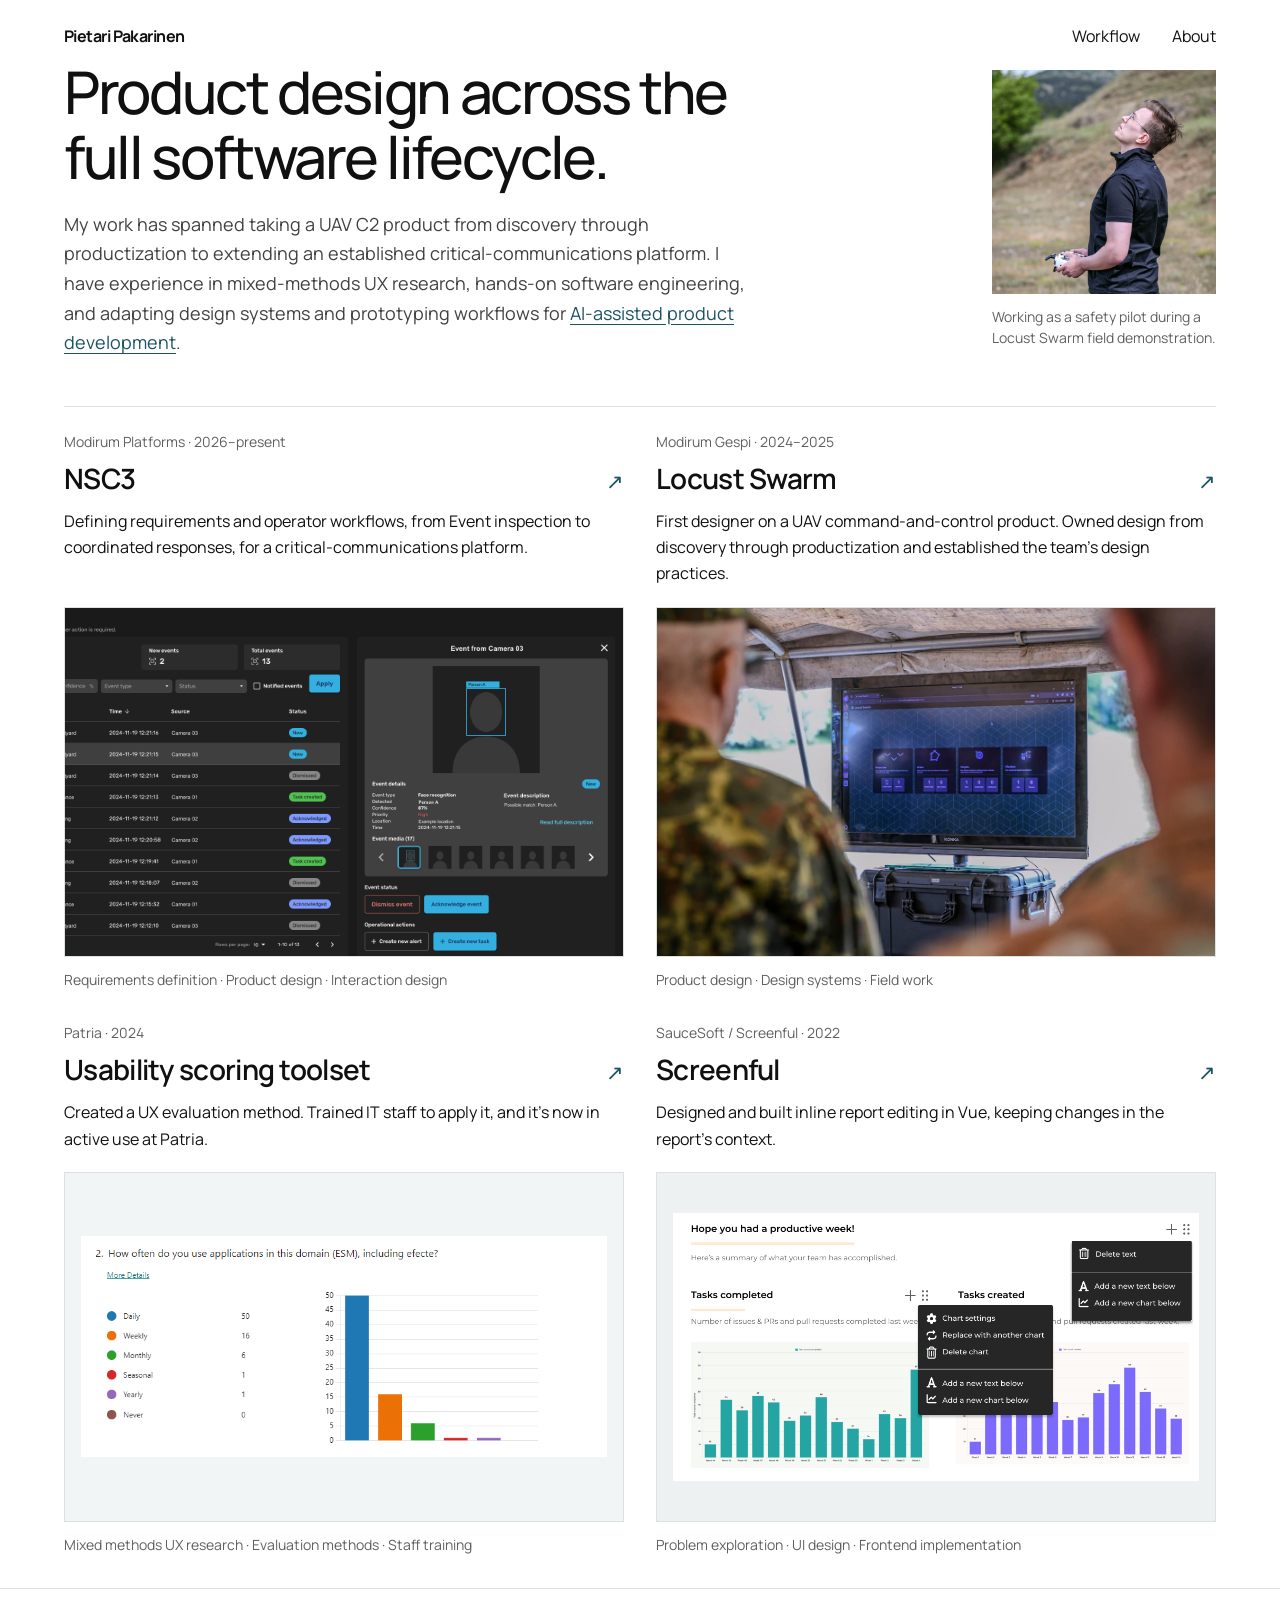
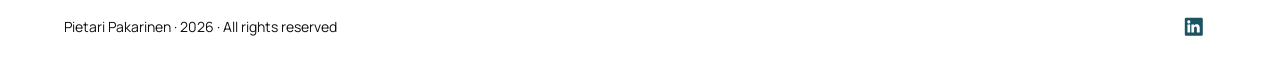
<file: index.html>
<!doctype html>
<html lang="en">
  <head>
    <meta charset="utf-8">
    <meta name="viewport" content="width=device-width, initial-scale=1">
    <meta name="description" content="Product designer across the full software lifecycle, combining mixed-methods UX research, software engineering and AI-assisted design and development.">
    <title>Pietari Pakarinen — Product designer</title>
    <link rel="stylesheet" href="assets/css/site.css?v=20261031-1">
    <link rel="stylesheet" href="assets/css/layout-preview.css?v=20261101-10">
    <link rel="canonical" href="https://pietarip.github.io/portfolio/">
    <link rel="icon" type="image/svg+xml" href="assets/favicon.svg">
    <link rel="preconnect" href="https://fonts.googleapis.com">
    <link rel="preconnect" href="https://fonts.gstatic.com" crossorigin>
    <link rel="stylesheet" href="https://fonts.googleapis.com/css2?family=Manrope:wght@400;500;600;700&amp;display=swap">
    <meta property="og:type" content="website">
    <meta property="og:site_name" content="Pietari Pakarinen — Portfolio">
    <meta property="og:title" content="Pietari Pakarinen — Product designer">
    <meta property="og:description" content="Product designer across the full software lifecycle, combining mixed-methods UX research, software engineering and AI-assisted design and development.">
    <meta property="og:url" content="https://pietarip.github.io/portfolio/">
    <meta property="og:image" content="https://pietarip.github.io/portfolio/assets/images/social-preview.jpg">
    <meta property="og:image:width" content="1240">
    <meta property="og:image:height" content="827">
    <meta property="og:image:alt" content="Locust Swarm displayed during a field demonstration">
    <meta name="twitter:card" content="summary_large_image">
  </head>
  <body class="home-page">
    <a class="skip-link" href="#main">Skip to content</a>
    <header class="site-header">
      <nav class="nav" aria-label="Main navigation">
        <a class="wordmark" href="./">Pietari Pakarinen</a>
        <div class="nav-links"><a class="nav-link" href="workflow/">Workflow</a><a class="nav-link" href="about/">About</a></div>
      </nav>
      <div class="home-hero">
        <div class="home-intro">
          <h1>Product design across the full software lifecycle.</h1>
          <p class="home-deck">My work has spanned taking a UAV C2 product from discovery through productization to extending an established critical-communications platform. I have experience in mixed-methods UX research, hands-on software engineering, and adapting design systems and prototyping workflows for <a href="workflow/">AI-assisted product development</a>.</p>
        </div>
        <figure class="home-portrait">
          <img src="assets/images/pilot.jpg" alt="Pietari operating a UAV controller outdoors" width="342" height="512" fetchpriority="high">
          <figcaption>Working as a safety pilot during a Locust Swarm field demonstration.</figcaption>
        </figure>
      </div>
    </header>
    <main id="main" tabindex="-1" class="selected-work">
      <section id="work" aria-labelledby="work-heading">
        <h2 id="work-heading" class="visually-hidden">Selected work</h2>
        <div class="work-grid">
          <a class="work-card" href="nsc3/" aria-labelledby="nsc3-title" aria-describedby="nsc3-summary">
            <div class="work-preview work-preview--nsc3"><img src="assets/images/nsc3-events-portfolio.webp" alt="" width="1920" height="910" loading="lazy"></div>
            <div class="work-card-copy"><p class="work-meta">Modirum Platforms · 2026–present</p><div class="work-title"><h3 id="nsc3-title">NSC3</h3><span aria-hidden="true">↗</span></div><p id="nsc3-summary">Defining requirements and operator workflows, from Event inspection to coordinated responses, for a critical-communications platform.</p><span class="work-discipline">Requirements definition · Product design · Interaction design</span></div>
          </a>
          <a class="work-card" href="locust-swarm/" aria-labelledby="locust-title" aria-describedby="locust-summary">
            <div class="work-preview work-preview--locust"><img src="assets/images/locust-swarm-demonstration.webp" alt="" width="1240" height="827" loading="lazy"></div>
            <div class="work-card-copy"><p class="work-meta">Modirum Gespi · 2024–2025</p><div class="work-title"><h3 id="locust-title">Locust Swarm</h3><span aria-hidden="true">↗</span></div><p id="locust-summary">First designer on a UAV command-and-control product. Owned design from discovery through productization and established the team’s design practices.</p><span class="work-discipline">Product design · Design systems · Field work</span></div>
          </a>
          <a class="work-card" href="usability-toolset/" aria-labelledby="patria-title" aria-describedby="patria-summary">
            <div class="work-preview work-preview--research"><div class="research-preview-crop"><img src="assets/images/patria-questionnaire-results.webp" alt="" width="833" height="620" loading="lazy"></div></div>
            <div class="work-card-copy"><p class="work-meta">Patria · 2024</p><div class="work-title"><h3 id="patria-title">Usability scoring toolset</h3><span aria-hidden="true">↗</span></div><p id="patria-summary">Created a UX evaluation method. Trained IT staff to apply it, and it's now in active use at Patria.</p><span class="work-discipline">Mixed methods UX research · Evaluation methods · Staff training</span></div>
          </a>
          <a class="work-card" href="bi-reporting/" aria-labelledby="screenful-title" aria-describedby="screenful-summary">
            <div class="work-preview work-preview--screenful"><img src="assets/images/screenful-inline-design.webp" alt="" width="1000" height="510" loading="lazy"></div>
            <div class="work-card-copy"><p class="work-meta">SauceSoft / Screenful · 2022</p><div class="work-title"><h3 id="screenful-title">Screenful</h3><span aria-hidden="true">↗</span></div><p id="screenful-summary">Designed and built inline report editing in Vue, keeping changes in the report’s context.</p><span class="work-discipline">Problem exploration · UI design · Frontend implementation</span></div>
          </a>
        </div>
      </section>
    </main>
    <footer class="site-footer site-footer--compact">
      <span class="footer-copyright">Pietari Pakarinen · 2026 · All rights reserved</span>
      <a class="contact-link" aria-label="Pietari Pakarinen on LinkedIn" title="LinkedIn" href="https://www.linkedin.com/in/pietari-pakarinen/"><svg viewBox="0 0 24 24" aria-hidden="true"><path d="M20.45 2H3.55C2.69 2 2 2.68 2 3.52v16.96c0 .84.69 1.52 1.55 1.52h16.9c.86 0 1.55-.68 1.55-1.52V3.52c0-.84-.69-1.52-1.55-1.52ZM7.93 18.35H4.96V9.5h2.97v8.85ZM6.45 8.29c-.96 0-1.73-.78-1.73-1.73s.77-1.73 1.73-1.73 1.73.78 1.73 1.73-.77 1.73-1.73 1.73Zm11.9 10.06h-2.96v-4.3c0-1.03-.02-2.35-1.43-2.35-1.44 0-1.66 1.12-1.66 2.28v4.37H9.34V9.5h2.84v1.21h.04c.4-.7 1.36-1.43 2.8-1.43 3 0 3.56 1.97 3.56 4.53v4.54Z"/></svg></a>
    </footer>
  </body>
</html>
</file>
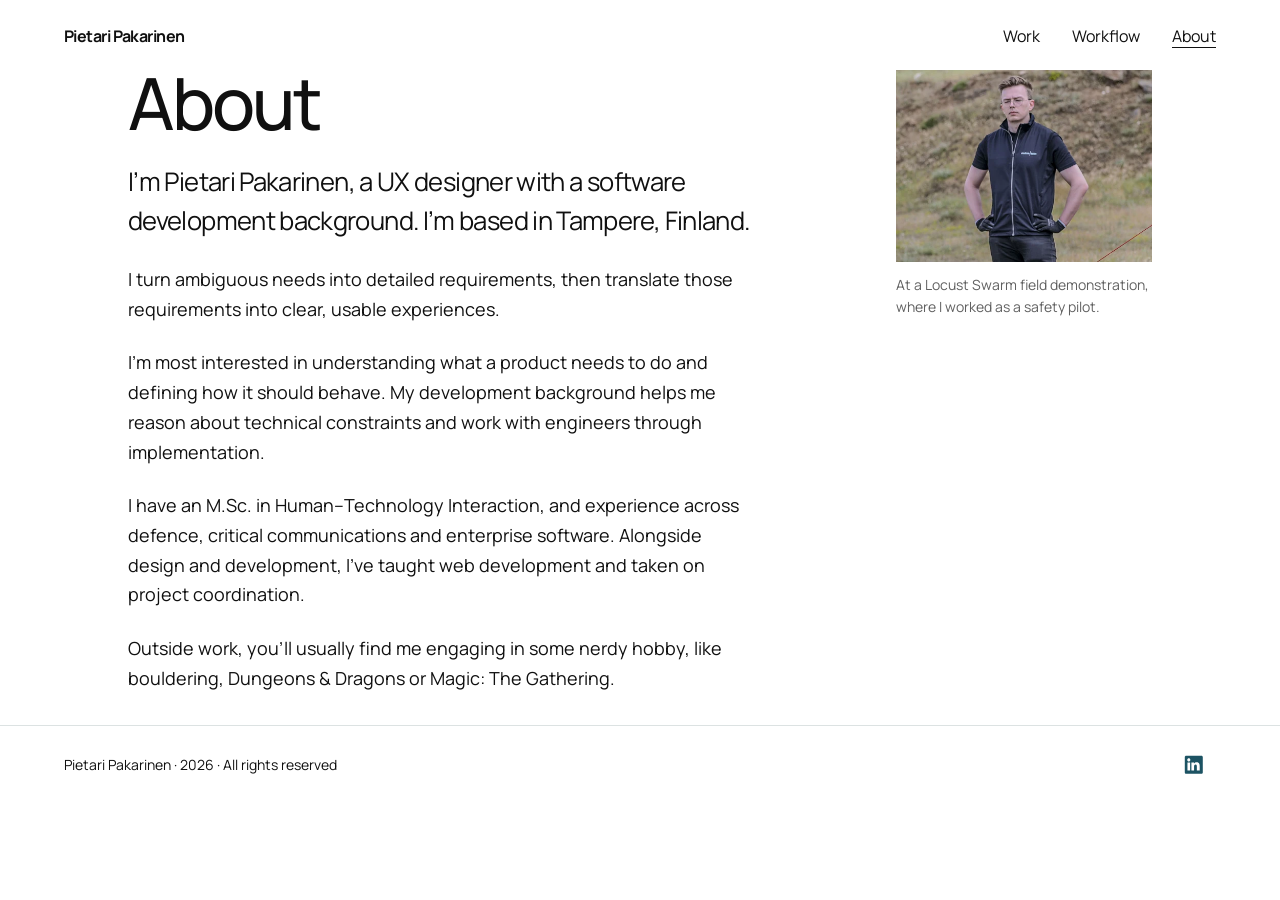
<file: about/index.html>
<!doctype html>
<html lang="en">
  <head>
    <meta charset="utf-8"><meta name="viewport" content="width=device-width, initial-scale=1">
    <meta name="description" content="Pietari Pakarinen is a Tampere-based UX designer with a software development background and an M.Sc. in Human–Technology Interaction.">
    <title>About — Pietari Pakarinen</title>
    <link rel="stylesheet" href="../assets/css/site.css?v=20261031-1">
    <link rel="stylesheet" href="../assets/css/layout-preview.css?v=20261101-10">
    <link rel="canonical" href="https://pietarip.github.io/portfolio/about/">
    <link rel="icon" type="image/svg+xml" href="../assets/favicon.svg">
    <link rel="preconnect" href="https://fonts.googleapis.com">
    <link rel="preconnect" href="https://fonts.gstatic.com" crossorigin>
    <link rel="stylesheet" href="https://fonts.googleapis.com/css2?family=Manrope:wght@400;500;600;700&amp;display=swap">
    <meta property="og:type" content="website">
    <meta property="og:site_name" content="Pietari Pakarinen — Portfolio">
    <meta property="og:title" content="About — Pietari Pakarinen">
    <meta property="og:description" content="Pietari Pakarinen is a Tampere-based UX designer with a software development background and an M.Sc. in Human–Technology Interaction.">
    <meta property="og:url" content="https://pietarip.github.io/portfolio/about/">
    <meta property="og:image" content="https://pietarip.github.io/portfolio/assets/images/social-preview.jpg">
    <meta property="og:image:width" content="1240">
    <meta property="og:image:height" content="827">
    <meta property="og:image:alt" content="Locust Swarm displayed during a field demonstration">
    <meta name="twitter:card" content="summary_large_image">
  </head>
  <body>
    <a class="skip-link" href="#main">Skip to content</a>
    <header class="page-header"><nav class="nav" aria-label="Main navigation">
        <a class="wordmark" href="../">Pietari Pakarinen</a>
        <div class="nav-links"><a class="nav-link" href="../#work">Work</a><a class="nav-link" href="../workflow/">Workflow</a><a class="nav-link" href="../about/" aria-current="page">About</a></div>
      </nav></header>
    <main id="main" tabindex="-1" class="editorial about-layout">
      <header class="about-opening">
        <h1>About</h1>
        <p class="about-introduction">I’m Pietari Pakarinen, a UX designer with a software development background. I’m based in Tampere, Finland.</p>
      </header>
      <figure class="about-photo">
        <img class="about-portrait" src="../assets/images/about-portrait.webp" alt="Pietari at an outdoor Locust Swarm demonstration" width="500" height="375">
        <figcaption>At a Locust Swarm field demonstration, where I worked as a safety pilot.</figcaption>
      </figure>
      <div class="about-copy">
        <p>I turn ambiguous needs into detailed requirements, then translate those requirements into clear, usable experiences.</p>
        <p>I’m most interested in understanding what a product needs to do and defining how it should behave. My development background helps me reason about technical constraints and work with engineers through implementation.</p>
        <p>I have an M.Sc. in Human–Technology Interaction, and experience across defence, critical communications and enterprise software. Alongside design and development, I’ve taught web development and taken on project coordination.</p>
        <p>Outside work, you’ll usually find me engaging in some nerdy hobby, like bouldering, Dungeons &amp; Dragons or Magic: The Gathering.</p>
      </div>
    </main>
    <footer class="site-footer site-footer--compact">
      <span class="footer-copyright">Pietari Pakarinen · 2026 · All rights reserved</span>
      <a class="contact-link" aria-label="Pietari Pakarinen on LinkedIn" title="LinkedIn" href="https://www.linkedin.com/in/pietari-pakarinen/"><svg viewBox="0 0 24 24" aria-hidden="true"><path d="M20.45 2H3.55C2.69 2 2 2.68 2 3.52v16.96c0 .84.69 1.52 1.55 1.52h16.9c.86 0 1.55-.68 1.55-1.52V3.52c0-.84-.69-1.52-1.55-1.52ZM7.93 18.35H4.96V9.5h2.97v8.85ZM6.45 8.29c-.96 0-1.73-.78-1.73-1.73s.77-1.73 1.73-1.73 1.73.78 1.73 1.73-.77 1.73-1.73 1.73Zm11.9 10.06h-2.96v-4.3c0-1.03-.02-2.35-1.43-2.35-1.44 0-1.66 1.12-1.66 2.28v4.37H9.34V9.5h2.84v1.21h.04c.4-.7 1.36-1.43 2.8-1.43 3 0 3.56 1.97 3.56 4.53v4.54Z"/></svg></a>
    </footer>
  </body>
</html>
</file>
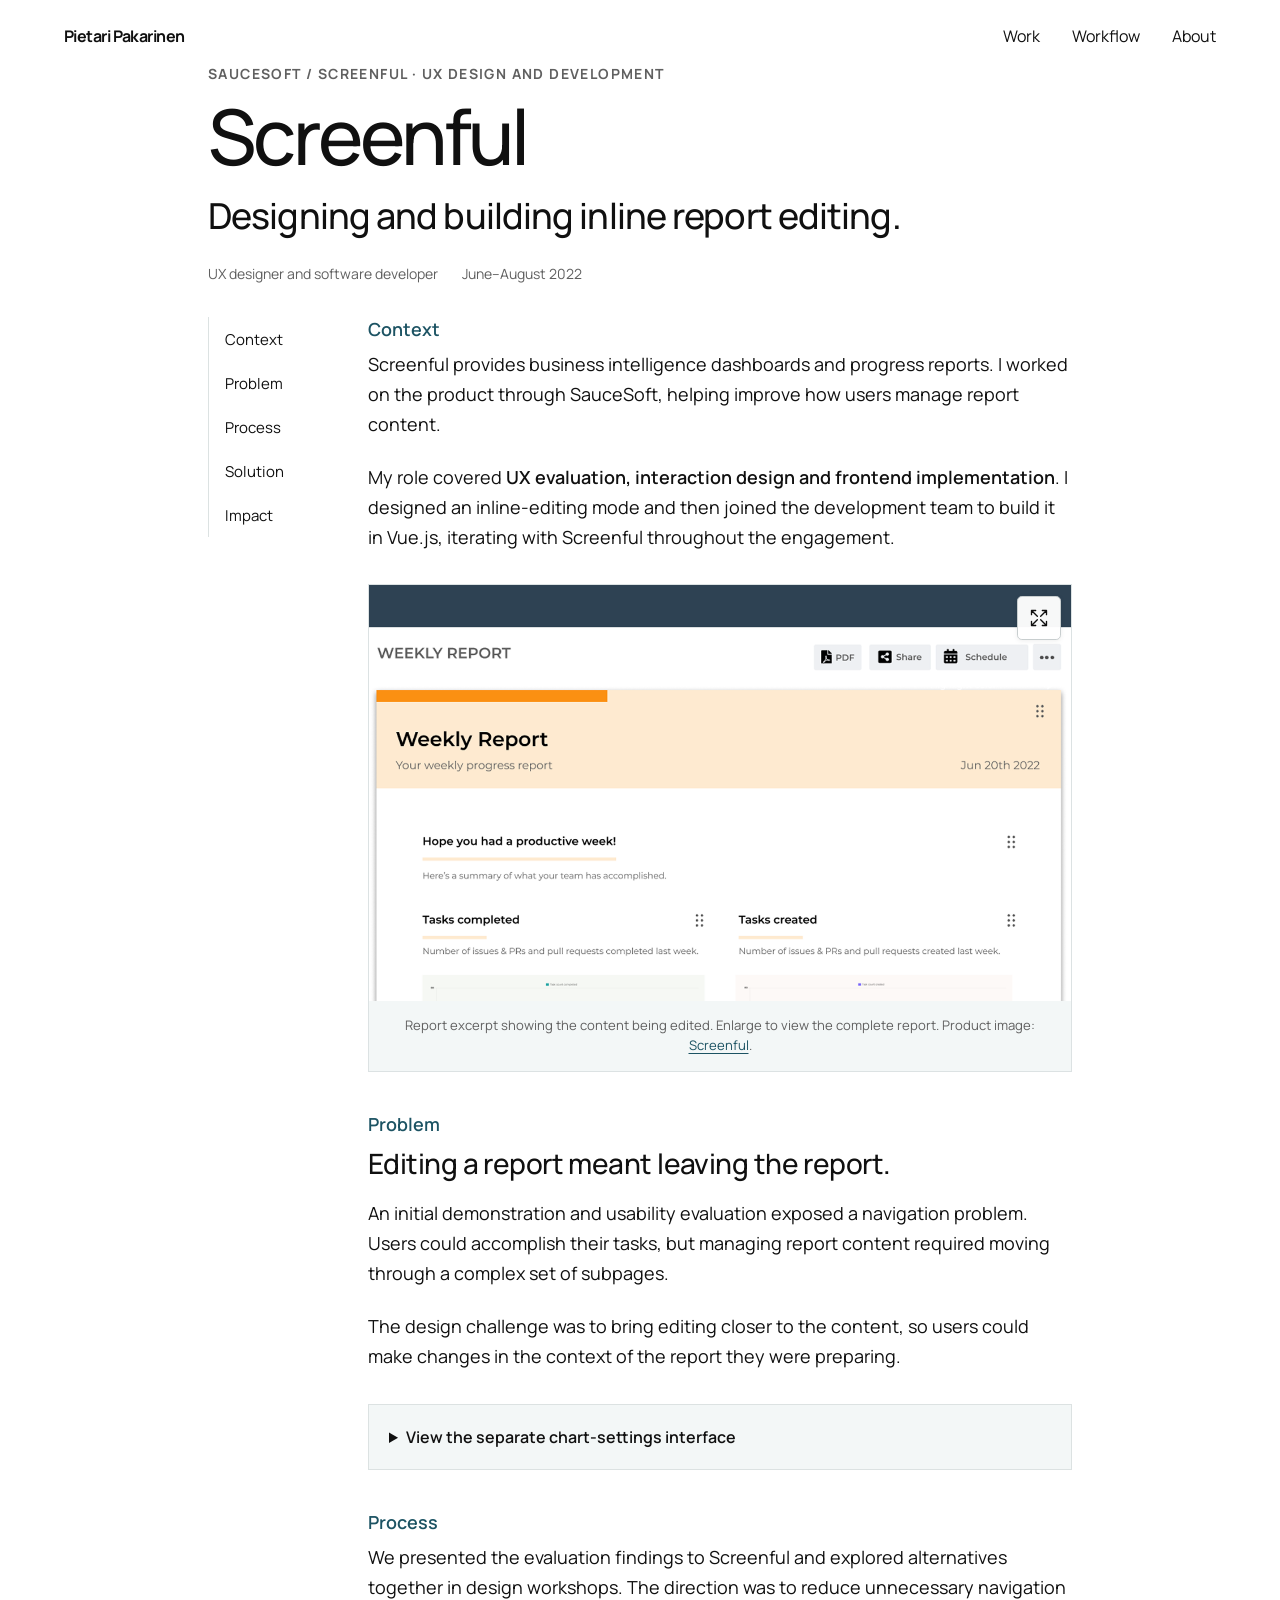
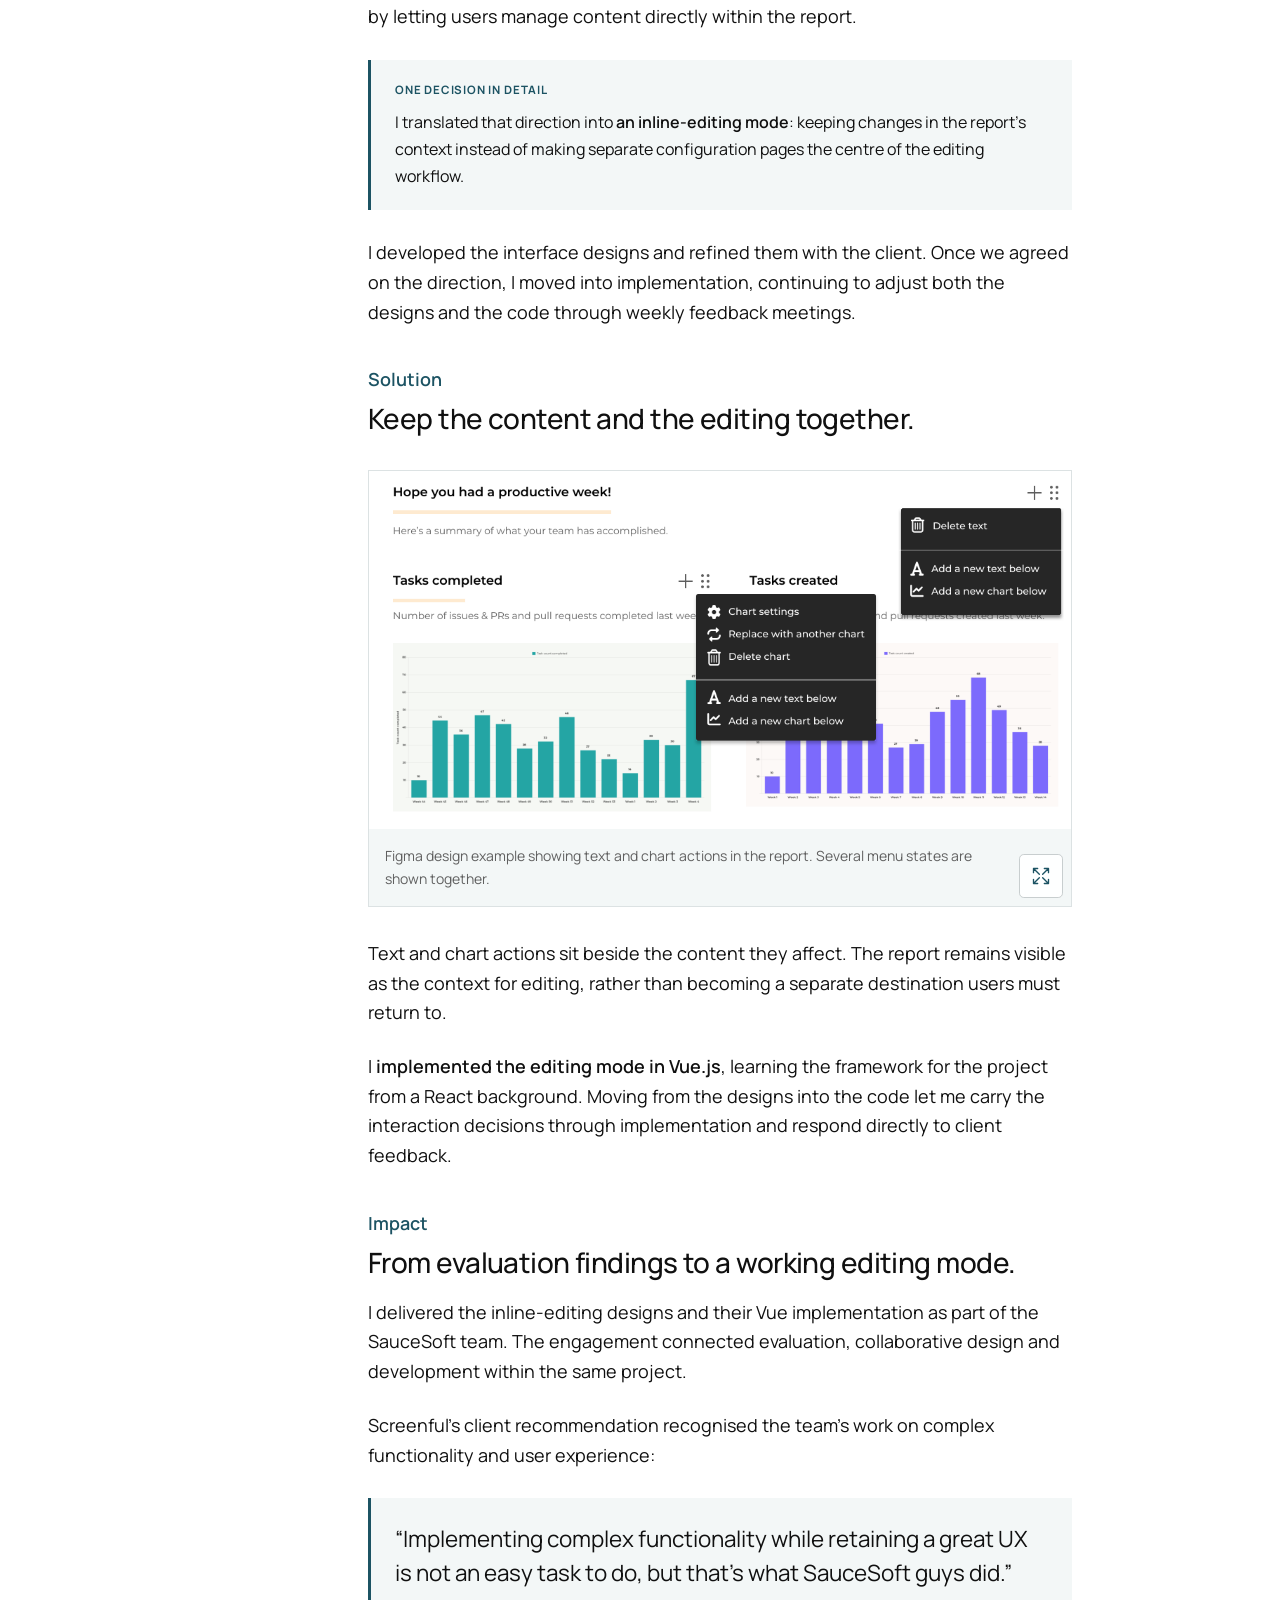
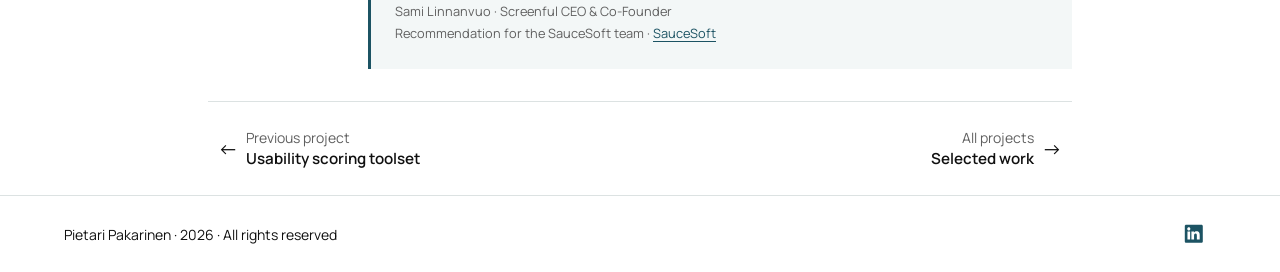
<file: bi-reporting/index.html>
<!doctype html>
<html lang="en">
  <head>
    <meta charset="utf-8"><meta name="viewport" content="width=device-width, initial-scale=1">
    <meta name="description" content="UX evaluation, inline report-editing design and Vue.js implementation for Screenful through SauceSoft.">
    <title>Screenful — Pietari Pakarinen</title><link rel="stylesheet" href="../assets/css/site.css?v=20261031-1">
    <link rel="stylesheet" href="../assets/css/layout-preview.css?v=20261101-10">
    <script src="../assets/js/case-navigation.js?v=20261101-8" defer></script>
    <script src="../assets/js/image-viewer.js?v=20261028-3" defer></script>
    <link rel="canonical" href="https://pietarip.github.io/portfolio/bi-reporting/">
    <link rel="icon" type="image/svg+xml" href="../assets/favicon.svg">
    <link rel="preconnect" href="https://fonts.googleapis.com">
    <link rel="preconnect" href="https://fonts.gstatic.com" crossorigin>
    <link rel="stylesheet" href="https://fonts.googleapis.com/css2?family=Manrope:wght@400;500;600;700&amp;display=swap">
    <meta property="og:type" content="website">
    <meta property="og:site_name" content="Pietari Pakarinen — Portfolio">
    <meta property="og:title" content="Screenful — Pietari Pakarinen">
    <meta property="og:description" content="UX evaluation, inline report-editing design and Vue.js implementation for Screenful through SauceSoft.">
    <meta property="og:url" content="https://pietarip.github.io/portfolio/bi-reporting/">
    <meta property="og:image" content="https://pietarip.github.io/portfolio/assets/images/social-preview.jpg">
    <meta property="og:image:width" content="1240">
    <meta property="og:image:height" content="827">
    <meta property="og:image:alt" content="Locust Swarm displayed during a field demonstration">
    <meta name="twitter:card" content="summary_large_image">
  </head>
  <body class="has-case-nav revised-case">
    <a class="skip-link" href="#main">Skip to content</a>
    <header class="page-header"><nav class="nav" aria-label="Main navigation">
        <a class="wordmark" href="../">Pietari Pakarinen</a>
        <div class="nav-links"><a class="nav-link" href="../#work">Work</a><a class="nav-link" href="../workflow/">Workflow</a><a class="nav-link" href="../about/">About</a></div>
      </nav></header>
    <main id="main" tabindex="-1" class="case-study case-study--revised">
      <header class="case-opening">
        <p class="eyebrow">SauceSoft / Screenful · UX design and development</p>
        <h1>Screenful</h1>
        <p class="case-deck">Designing and building inline report editing.</p>
        <p class="case-meta"><span>UX designer and software developer</span><span>June–August 2022</span></p>

      </header>
      <div class="case-body">
        <nav class="case-contents" aria-label="Case study sections"><a href="#context">Context</a><a href="#problem">Problem</a><a href="#process">Process</a><a href="#solution">Solution</a><a href="#impact">Impact</a></nav>
        <div class="case-sections">
      <section id="context" class="case-section"><h2>Context</h2>
        <div class="section-body">
          <p>Screenful provides business intelligence dashboards and progress reports. I worked on the product through SauceSoft, helping improve how users manage report content.</p>
          <p>My role covered <strong>UX evaluation, interaction design and frontend implementation</strong>. I designed an inline-editing mode and then joined the development team to build it in Vue.js, iterating with Screenful throughout the engagement.</p>
          <figure class="case-figure report-preview"><img src="../assets/images/saucesoft-solution.webp" alt="Screenful weekly report containing headings, text and task-progress charts" width="1240" height="2309" loading="lazy"><figcaption>Report excerpt showing the content being edited. Enlarge to view the complete report. Product image: <a href="https://screenful.com/" target="_blank" rel="noreferrer">Screenful</a>.</figcaption></figure>
        </div>
      </section>
      <section id="problem" class="case-section"><h2>Problem</h2>
        <div class="section-body">
          <p class="section-takeaway">Editing a report meant leaving the report.</p>
          <p>An initial demonstration and usability evaluation exposed a navigation problem. Users could accomplish their tasks, but managing report content required moving through a complex set of subpages.</p>
          <p>The design challenge was to bring editing closer to the content, so users could make changes in the context of the report they were preparing.</p>
          <details class="evidence-details"><summary>View the separate chart-settings interface</summary>
            <figure class="case-figure"><img src="../assets/images/saucesoft-problem.webp" alt="Separate Screenful chart-settings page with fields for chart name, rolling window and display names" width="1240" height="781" loading="lazy"><figcaption>The separate configuration interface illustrates the navigation context. Product image: <a href="https://screenful.com/" target="_blank" rel="noreferrer">Screenful</a>.</figcaption></figure>
          </details>
        </div>
      </section>
      <section id="process" class="case-section"><h2>Process</h2>
        <div class="section-body">
          <p>We presented the evaluation findings to Screenful and explored alternatives together in design workshops. The direction was to reduce unnecessary navigation by letting users manage content directly within the report.</p>
          <aside class="design-decision" aria-label="A design decision"><p class="decision-label">One decision in detail</p><p>I translated that direction into <strong>an inline-editing mode</strong>: keeping changes in the report’s context instead of making separate configuration pages the centre of the editing workflow.</p></aside>
          <p>I developed the interface designs and refined them with the client. Once we agreed on the direction, I moved into implementation, continuing to adjust both the designs and the code through weekly feedback meetings.</p>
        </div>
      </section>
      <section id="solution" class="case-section"><h2>Solution</h2>
        <div class="section-body">
          <p class="section-takeaway">Keep the content and the editing together.</p>
          <figure class="case-figure case-figure--screen"><img src="../assets/images/screenful-inline-design.webp" alt="Screenful Figma design showing text insertion and deletion actions beside a text block, and chart settings, replacement and deletion actions beside a chart" width="1000" height="510" loading="lazy"><figcaption>Figma design example showing text and chart actions in the report. Several menu states are shown together.</figcaption></figure>
          <p>Text and chart actions sit beside the content they affect. The report remains visible as the context for editing, rather than becoming a separate destination users must return to.</p>
          <p>I <strong>implemented the editing mode in Vue.js</strong>, learning the framework for the project from a React background. Moving from the designs into the code let me carry the interaction decisions through implementation and respond directly to client feedback.</p>
        </div>
      </section>
      <section id="impact" class="case-section"><h2>Impact</h2>
        <div class="section-body">
          <p class="section-takeaway">From evaluation findings to a working editing mode.</p>
          <p>I delivered the inline-editing designs and their Vue implementation as part of the SauceSoft team. The engagement connected evaluation, collaborative design and development within the same project.</p>
          <p>Screenful’s client recommendation recognised the team’s work on complex functionality and user experience:</p>
          <figure class="research-endorsement"><blockquote><p>“Implementing complex functionality while retaining a great UX is not an easy task to do, but that’s what SauceSoft guys did.”</p></blockquote><figcaption>Sami Linnanvuo · Screenful CEO &amp; Co-Founder<br>Recommendation for the SauceSoft team · <a href="https://www.saucesoft.io/fi" target="_blank" rel="noreferrer">SauceSoft</a></figcaption></figure>
        </div>
      </section>
        </div>
      </div>
    </main>
    <nav class="case-pagination" aria-label="Other case studies"><a href="../usability-toolset/"><span class="pagination-arrow" aria-hidden="true">←</span><span class="pagination-copy"><span class="pagination-label">Previous project</span><span class="pagination-destination">Usability scoring toolset</span></span></a><a href="../#work"><span class="pagination-copy"><span class="pagination-label">All projects</span><span class="pagination-destination">Selected work</span></span><span class="pagination-arrow" aria-hidden="true">→</span></a></nav>
    <footer class="site-footer site-footer--compact">
      <span class="footer-copyright">Pietari Pakarinen · 2026 · All rights reserved</span>
      <a class="contact-link" aria-label="Pietari Pakarinen on LinkedIn" title="LinkedIn" href="https://www.linkedin.com/in/pietari-pakarinen/"><svg viewBox="0 0 24 24" aria-hidden="true"><path d="M20.45 2H3.55C2.69 2 2 2.68 2 3.52v16.96c0 .84.69 1.52 1.55 1.52h16.9c.86 0 1.55-.68 1.55-1.52V3.52c0-.84-.69-1.52-1.55-1.52ZM7.93 18.35H4.96V9.5h2.97v8.85ZM6.45 8.29c-.96 0-1.73-.78-1.73-1.73s.77-1.73 1.73-1.73 1.73.78 1.73 1.73-.77 1.73-1.73 1.73Zm11.9 10.06h-2.96v-4.3c0-1.03-.02-2.35-1.43-2.35-1.44 0-1.66 1.12-1.66 2.28v4.37H9.34V9.5h2.84v1.21h.04c.4-.7 1.36-1.43 2.8-1.43 3 0 3.56 1.97 3.56 4.53v4.54Z"/></svg></a>
    </footer>
  </body>
</html>
</file>
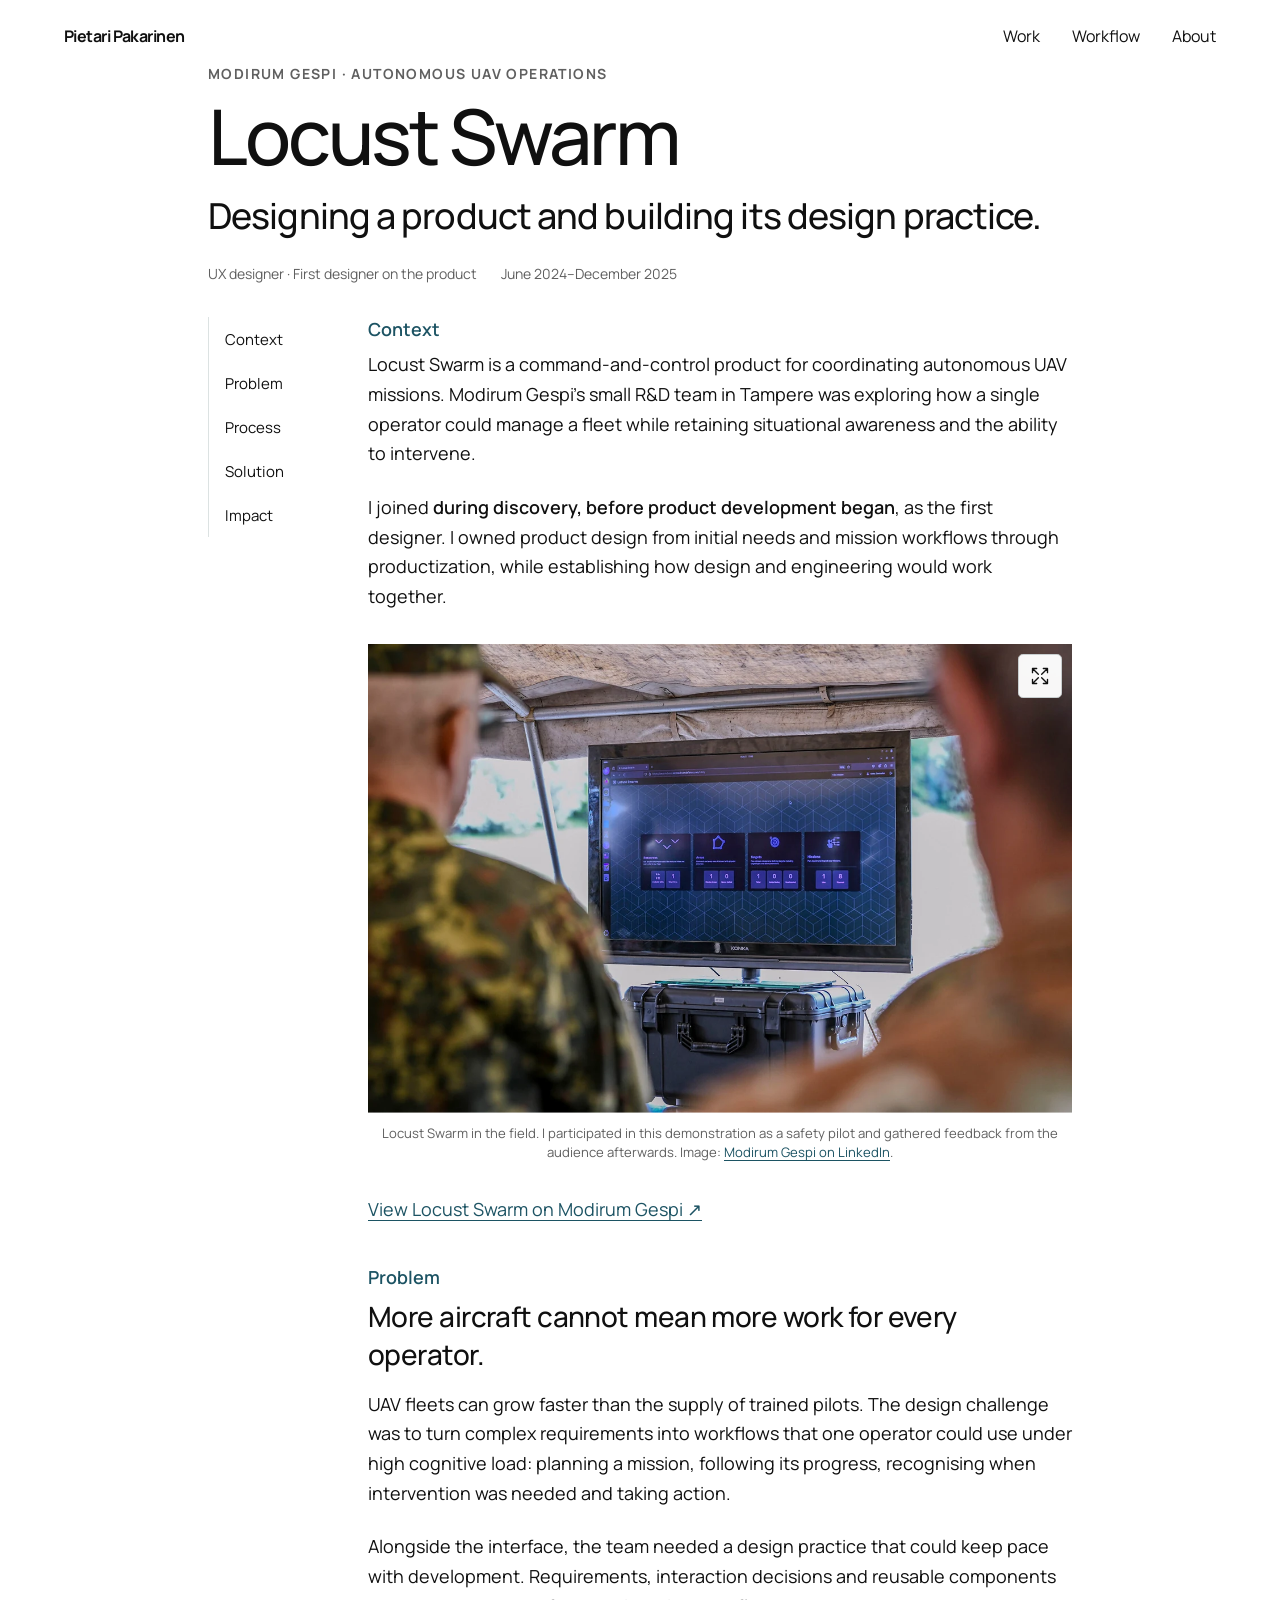
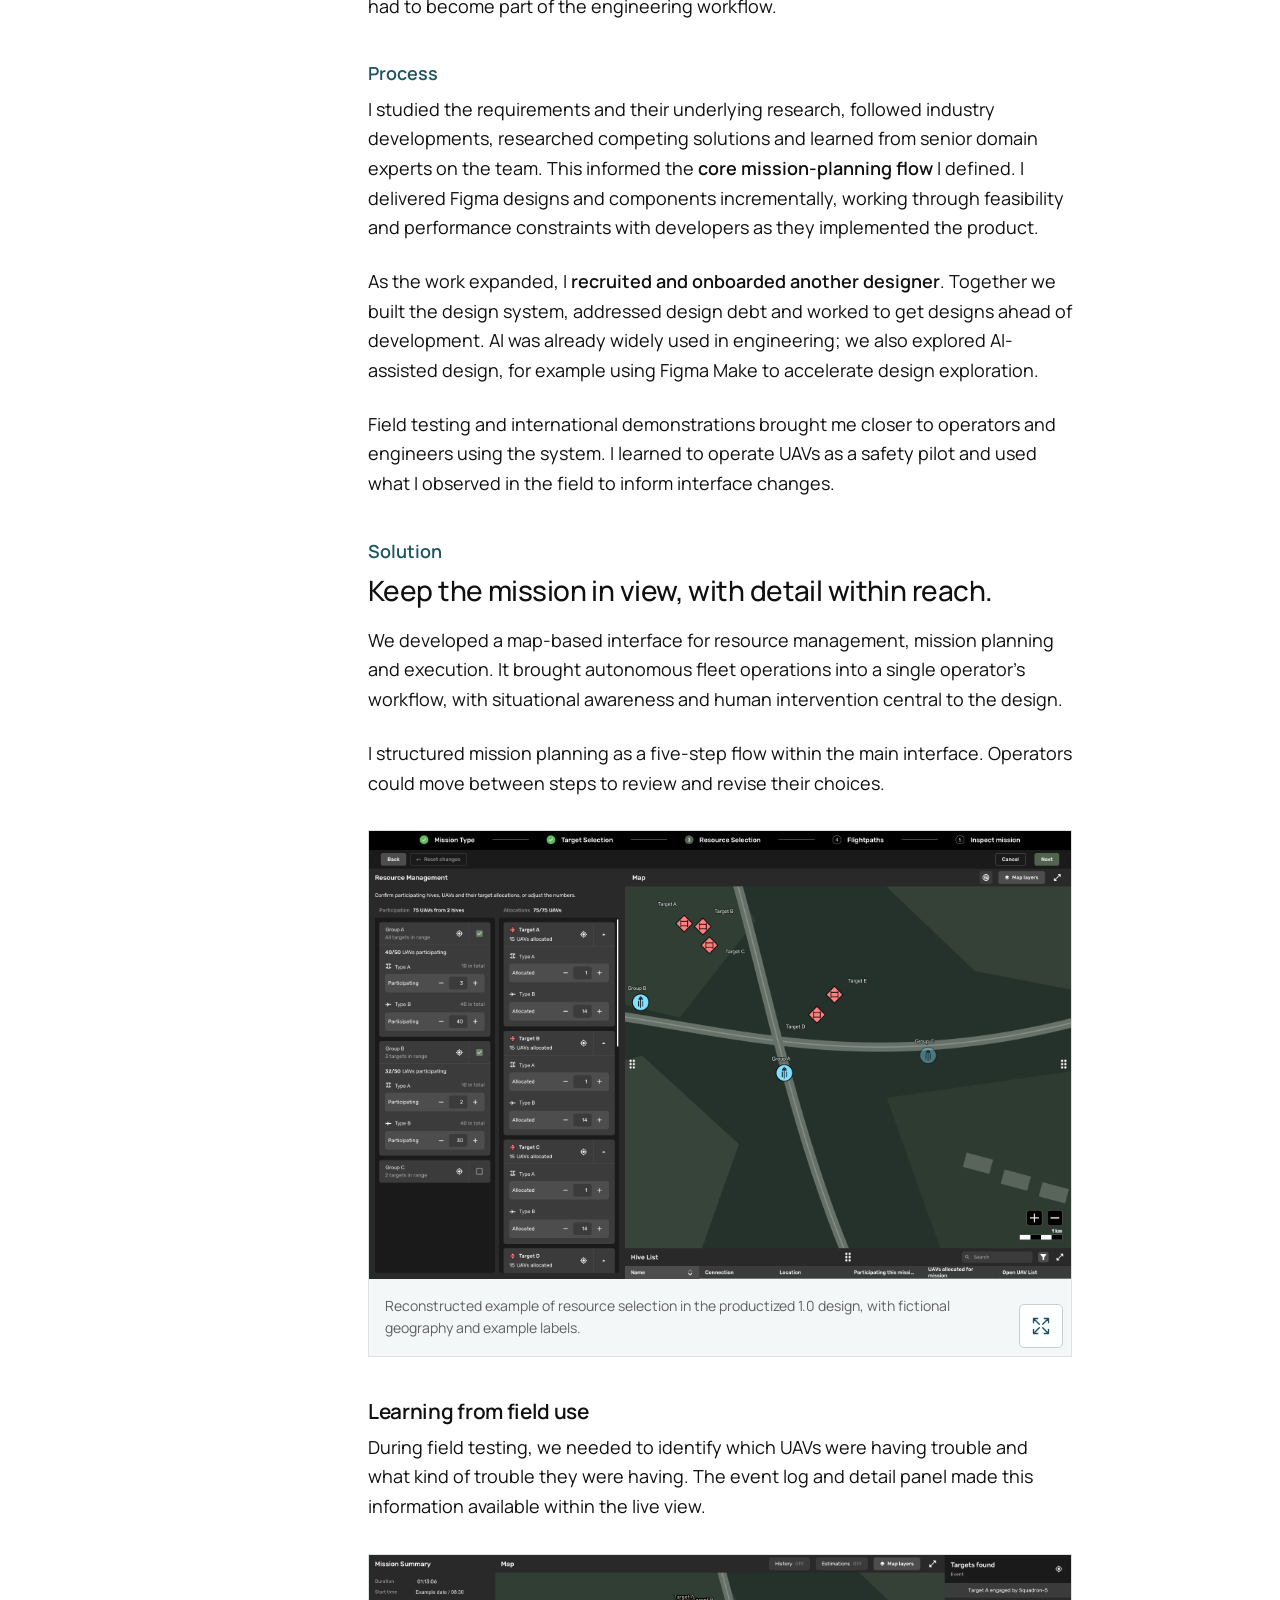
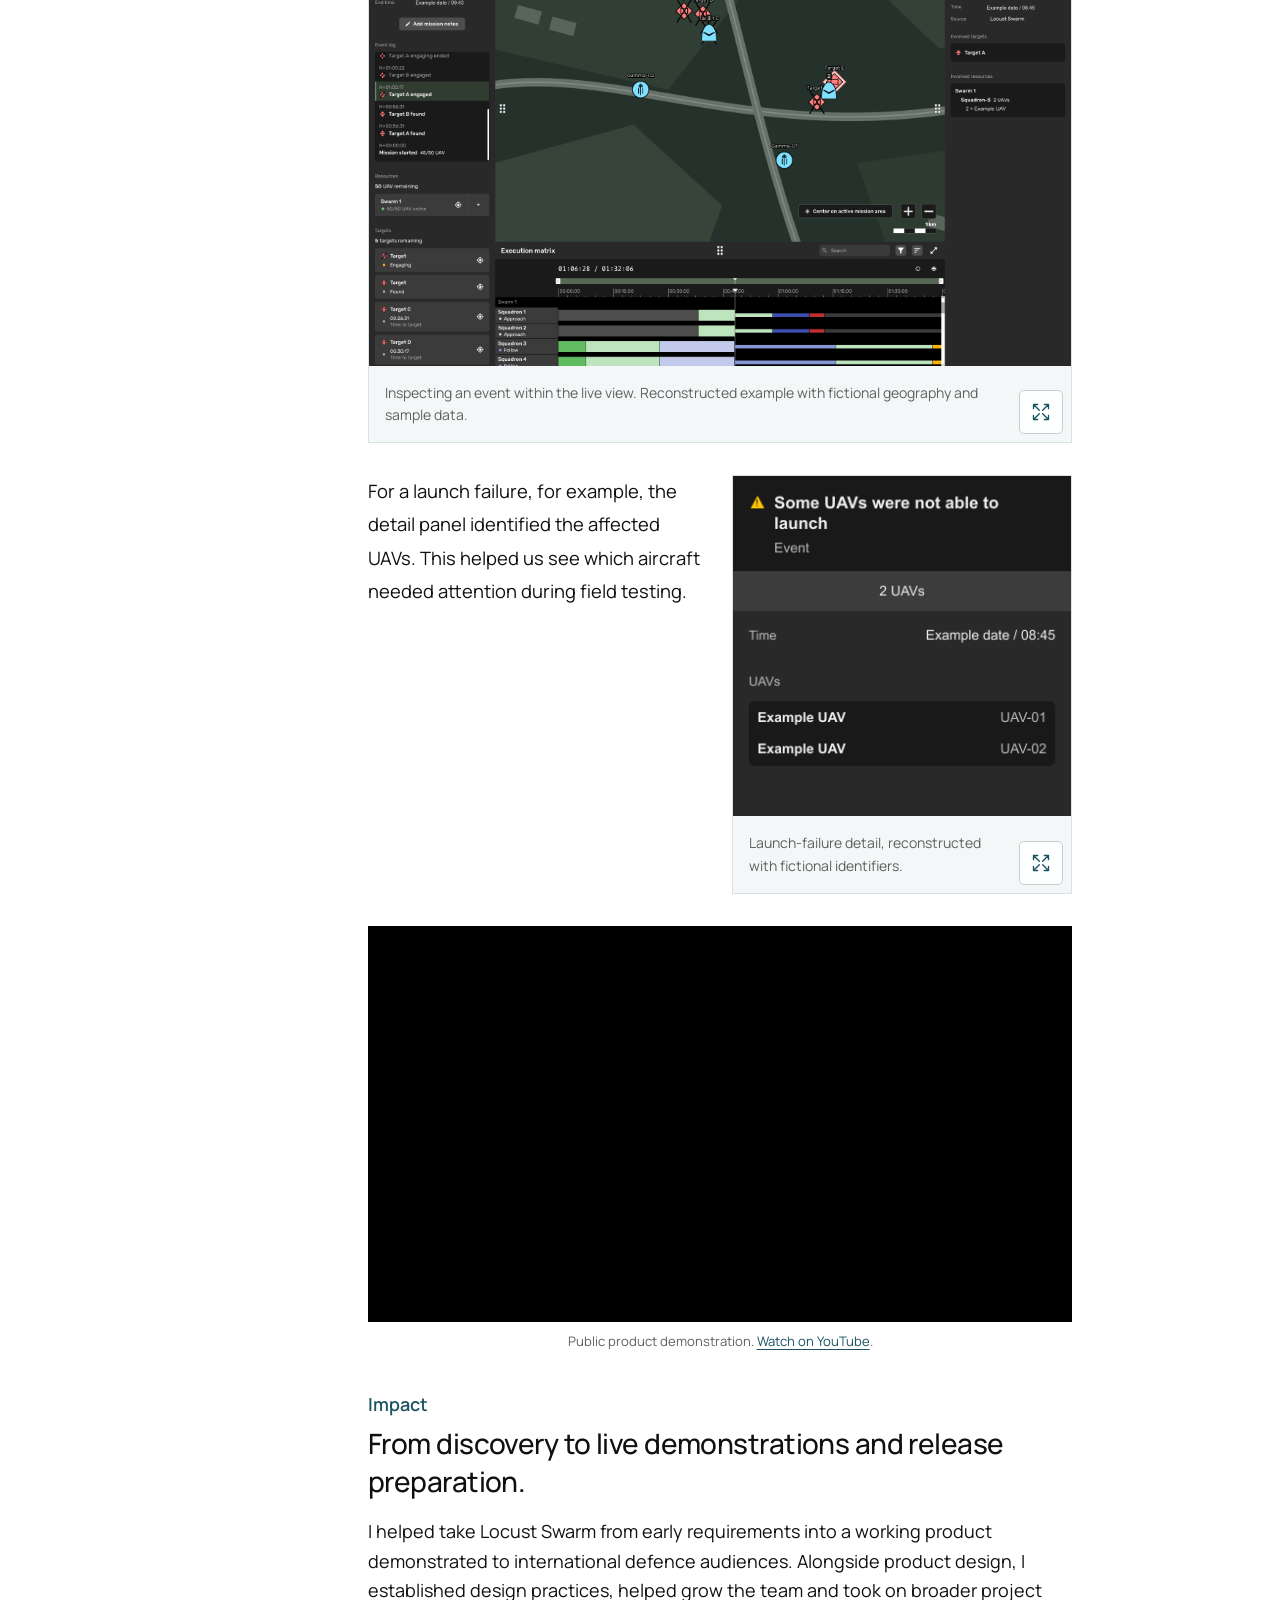
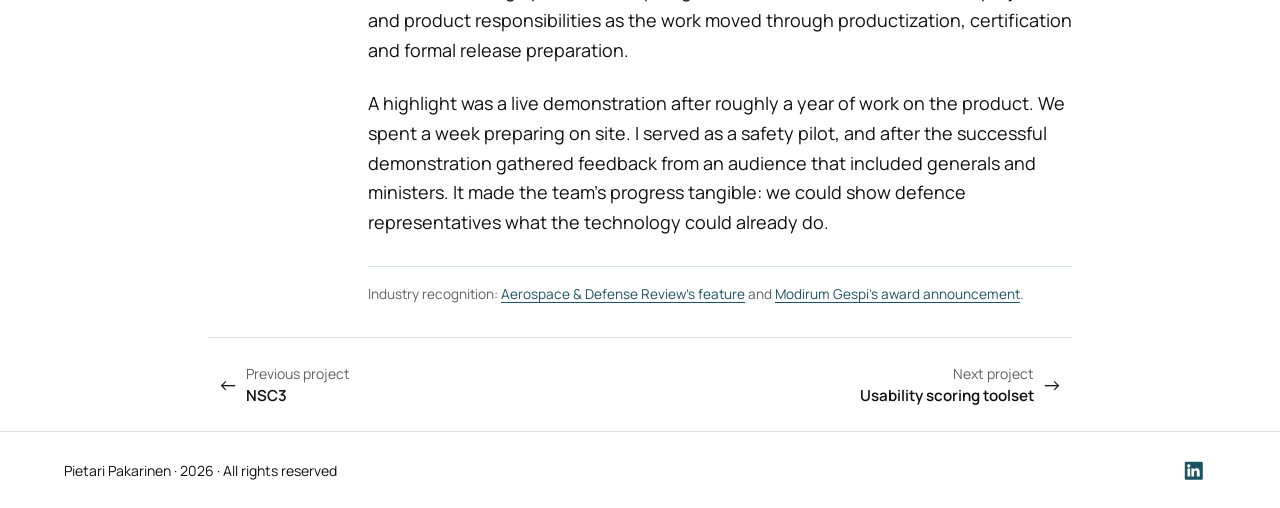
<file: locust-swarm/index.html>
<!doctype html>
<html lang="en">
  <head>
    <meta charset="utf-8"><meta name="viewport" content="width=device-width, initial-scale=1">
    <meta name="description" content="Designing Locust Swarm from discovery through productization: mission workflows, field-informed interaction design and building a design function.">
    <title>Locust Swarm — Pietari Pakarinen</title><link rel="stylesheet" href="../assets/css/site.css?v=20261031-1">
    <link rel="stylesheet" href="../assets/css/layout-preview.css?v=20261101-10">
    <link rel="stylesheet" href="../assets/css/locust-evidence.css?v=20261101-1">
    <script src="../assets/js/case-navigation.js?v=20261101-8" defer></script>
    <script src="../assets/js/image-viewer.js?v=20261028-3" defer></script>
    <link rel="canonical" href="https://pietarip.github.io/portfolio/locust-swarm/">
    <link rel="icon" type="image/svg+xml" href="../assets/favicon.svg">
    <link rel="preconnect" href="https://fonts.googleapis.com">
    <link rel="preconnect" href="https://fonts.gstatic.com" crossorigin>
    <link rel="stylesheet" href="https://fonts.googleapis.com/css2?family=Manrope:wght@400;500;600;700&amp;display=swap">
    <meta property="og:type" content="website">
    <meta property="og:site_name" content="Pietari Pakarinen — Portfolio">
    <meta property="og:title" content="Locust Swarm — Pietari Pakarinen">
    <meta property="og:description" content="Designing Locust Swarm from discovery through productization: mission workflows, field-informed interaction design and building a design function.">
    <meta property="og:url" content="https://pietarip.github.io/portfolio/locust-swarm/">
    <meta property="og:image" content="https://pietarip.github.io/portfolio/assets/images/social-preview.jpg">
    <meta property="og:image:width" content="1240">
    <meta property="og:image:height" content="827">
    <meta property="og:image:alt" content="Locust Swarm displayed during a field demonstration">
    <meta name="twitter:card" content="summary_large_image">
  </head>
  <body class="has-case-nav revised-case">
    <a class="skip-link" href="#main">Skip to content</a>
    <header class="page-header"><nav class="nav" aria-label="Main navigation">
        <a class="wordmark" href="../">Pietari Pakarinen</a>
        <div class="nav-links"><a class="nav-link" href="../#work">Work</a><a class="nav-link" href="../workflow/">Workflow</a><a class="nav-link" href="../about/">About</a></div>
      </nav></header>
    <main id="main" tabindex="-1" class="case-study case-study--revised">
      <header class="case-opening">
        <p class="eyebrow">Modirum Gespi · Autonomous UAV operations</p>
        <h1>Locust Swarm</h1>
        <p class="case-deck">Designing a product and building its design practice.</p>
        <p class="case-meta"><span>UX designer · First designer on the product</span><span>June 2024–December 2025</span></p>

      </header>
      <div class="case-body">
        <nav class="case-contents" aria-label="Case study sections"><a href="#context">Context</a><a href="#problem">Problem</a><a href="#process">Process</a><a href="#solution">Solution</a><a href="#impact">Impact</a></nav>
        <div class="case-sections">
      <section id="context" class="case-section"><h2>Context</h2>
        <div class="section-body">
          <p>Locust Swarm is a command-and-control product for coordinating autonomous UAV missions. Modirum Gespi’s small R&amp;D team in Tampere was exploring how a single operator could manage a fleet while retaining situational awareness and the ability to intervene.</p>
          <p>I joined <strong>during discovery, before product development began</strong>, as the first designer. I owned product design from initial needs and mission workflows through productization, while establishing how design and engineering would work together.</p>
          <figure class="case-figure"><img src="../assets/images/locust-swarm-demonstration.webp" alt="Locust Swarm interface displayed at an outdoor UAV demonstration" width="1240" height="827" loading="lazy"><figcaption>Locust Swarm in the field. I participated in this demonstration as a safety pilot and gathered feedback from the audience afterwards. Image: <a href="https://www.linkedin.com/company/modirumgespi/posts/?feedView=all" target="_blank" rel="noreferrer">Modirum Gespi on LinkedIn</a>.</figcaption></figure>
          <p class="external-link"><a href="https://modirumgespi.com/en/products/air-systems/locust-swarm" target="_blank" rel="noopener noreferrer">View Locust Swarm on Modirum Gespi <span aria-hidden="true">↗</span></a></p>
        </div>
      </section>
      <section id="problem" class="case-section"><h2>Problem</h2>
        <div class="section-body">
          <p class="section-takeaway">More aircraft cannot mean more work for every operator.</p>
          <p>UAV fleets can grow faster than the supply of trained pilots. The design challenge was to turn complex requirements into workflows that one operator could use under high cognitive load: planning a mission, following its progress, recognising when intervention was needed and taking action.</p>
          <p>Alongside the interface, the team needed a design practice that could keep pace with development. Requirements, interaction decisions and reusable components had to become part of the engineering workflow.</p>
        </div>
      </section>
      <section id="process" class="case-section"><h2>Process</h2>
        <div class="section-body">
          <p>I studied the requirements and their underlying research, followed industry developments, researched competing solutions and learned from senior domain experts on the team. This informed the <strong>core mission-planning flow</strong> I defined. I delivered Figma designs and components incrementally, working through feasibility and performance constraints with developers as they implemented the product.</p>
          <p>As the work expanded, I <strong>recruited and onboarded another designer</strong>. Together we built the design system, addressed design debt and worked to get designs ahead of development. AI was already widely used in engineering; we also explored AI-assisted design, for example using Figma Make to accelerate design exploration.</p>
          <p>Field testing and international demonstrations brought me closer to operators and engineers using the system. I learned to operate UAVs as a safety pilot and used what I observed in the field to inform interface changes.</p>

        </div>
      </section>
      <section id="solution" class="case-section"><h2>Solution</h2>
        <div class="section-body">
          <p class="section-takeaway">Keep the mission in view, with detail within reach.</p>
          <p>We developed a map-based interface for resource management, mission planning and execution. It brought autonomous fleet operations into a single operator’s workflow, with situational awareness and human intervention central to the design.</p>
          <p>I structured mission planning as a five-step flow within the main interface. Operators could move between steps to review and revise their choices.</p>
          <figure class="case-figure case-figure--screen"><img src="../assets/images/locust-planning-portfolio.webp" alt="Locust Swarm planning interface with a five-step progress indicator, resource selection panels and a map" width="1920" height="1224" loading="lazy"><figcaption>Reconstructed example of resource selection in the productized 1.0 design, with fictional geography and example labels.</figcaption></figure>
          <h3>Learning from field use</h3>
          <p>During field testing, we needed to identify which UAVs were having trouble and what kind of trouble they were having. The event log and detail panel made this information available within the live view.</p>
          <figure class="case-figure case-figure--screen"><img src="../assets/images/locust-live-inspection.webp" alt="Locust Swarm live view with an event selected in the log on the left and its details open to the right of the map" width="1920" height="1124" loading="lazy"><figcaption>Inspecting an event within the live view. Reconstructed example with fictional geography and sample data.</figcaption></figure>
          <div class="field-evidence">
            <p>For a launch failure, for example, the detail panel identified the affected UAVs. This helped us see which aircraft needed attention during field testing.</p>
            <figure class="case-figure case-figure--screen"><img src="../assets/images/locust-launch-failure.webp" alt="Launch-failure event detail listing two affected UAVs and the time of the event" width="690" height="694" loading="lazy"><figcaption>Launch-failure detail, reconstructed with fictional identifiers.</figcaption></figure>
          </div>
          <figure class="case-figure"><div class="video-embed"><iframe src="https://www.youtube-nocookie.com/embed/HYUrnVApU2I?rel=0" title="Locust Swarm public product demonstration — Modirum Gespi" loading="lazy" allow="accelerometer; autoplay; clipboard-write; encrypted-media; gyroscope; picture-in-picture; web-share" referrerpolicy="strict-origin-when-cross-origin" allowfullscreen></iframe></div><figcaption>Public product demonstration. <a href="https://www.youtube.com/watch?v=HYUrnVApU2I" target="_blank" rel="noreferrer">Watch on YouTube</a>.</figcaption></figure>
        </div>
      </section>
      <section id="impact" class="case-section"><h2>Impact</h2>
        <div class="section-body">
          <p class="section-takeaway">From discovery to live demonstrations and release preparation.</p>
          <p>I helped take Locust Swarm from early requirements into a working product demonstrated to international defence audiences. Alongside product design, I established design practices, helped grow the team and took on broader project and product responsibilities as the work moved through productization, certification and formal release preparation.</p>
          <p>A highlight was a live demonstration after roughly a year of work on the product. We spent a week preparing on site. I served as a safety pilot, and after the successful demonstration gathered feedback from an audience that included generals and ministers. It made the team’s progress tangible: we could show defence representatives what the technology could already do.</p>
          <p class="recognition-note">Industry recognition: <a href="https://www.aerospacedefensereview.com/modirum-gespi" target="_blank" rel="noreferrer">Aerospace &amp; Defense Review’s feature</a> and <a href="https://modirumgespi.com/en/news/modirum-gespi-named-top-ai-powered-defense-solution-latin-america" target="_blank" rel="noreferrer">Modirum Gespi’s award announcement</a>.</p>
        </div>
      </section>
        </div>
      </div>
    </main>
    <nav class="case-pagination" aria-label="Other case studies"><a href="../nsc3/"><span class="pagination-arrow" aria-hidden="true">←</span><span class="pagination-copy"><span class="pagination-label">Previous project</span><span class="pagination-destination">NSC3</span></span></a><a href="../usability-toolset/"><span class="pagination-copy"><span class="pagination-label">Next project</span><span class="pagination-destination">Usability scoring toolset</span></span><span class="pagination-arrow" aria-hidden="true">→</span></a></nav>
    <footer class="site-footer site-footer--compact">
      <span class="footer-copyright">Pietari Pakarinen · 2026 · All rights reserved</span>
      <a class="contact-link" aria-label="Pietari Pakarinen on LinkedIn" title="LinkedIn" href="https://www.linkedin.com/in/pietari-pakarinen/"><svg viewBox="0 0 24 24" aria-hidden="true"><path d="M20.45 2H3.55C2.69 2 2 2.68 2 3.52v16.96c0 .84.69 1.52 1.55 1.52h16.9c.86 0 1.55-.68 1.55-1.52V3.52c0-.84-.69-1.52-1.55-1.52ZM7.93 18.35H4.96V9.5h2.97v8.85ZM6.45 8.29c-.96 0-1.73-.78-1.73-1.73s.77-1.73 1.73-1.73 1.73.78 1.73 1.73-.77 1.73-1.73 1.73Zm11.9 10.06h-2.96v-4.3c0-1.03-.02-2.35-1.43-2.35-1.44 0-1.66 1.12-1.66 2.28v4.37H9.34V9.5h2.84v1.21h.04c.4-.7 1.36-1.43 2.8-1.43 3 0 3.56 1.97 3.56 4.53v4.54Z"/></svg></a>
    </footer>
  </body>
</html>
</file>
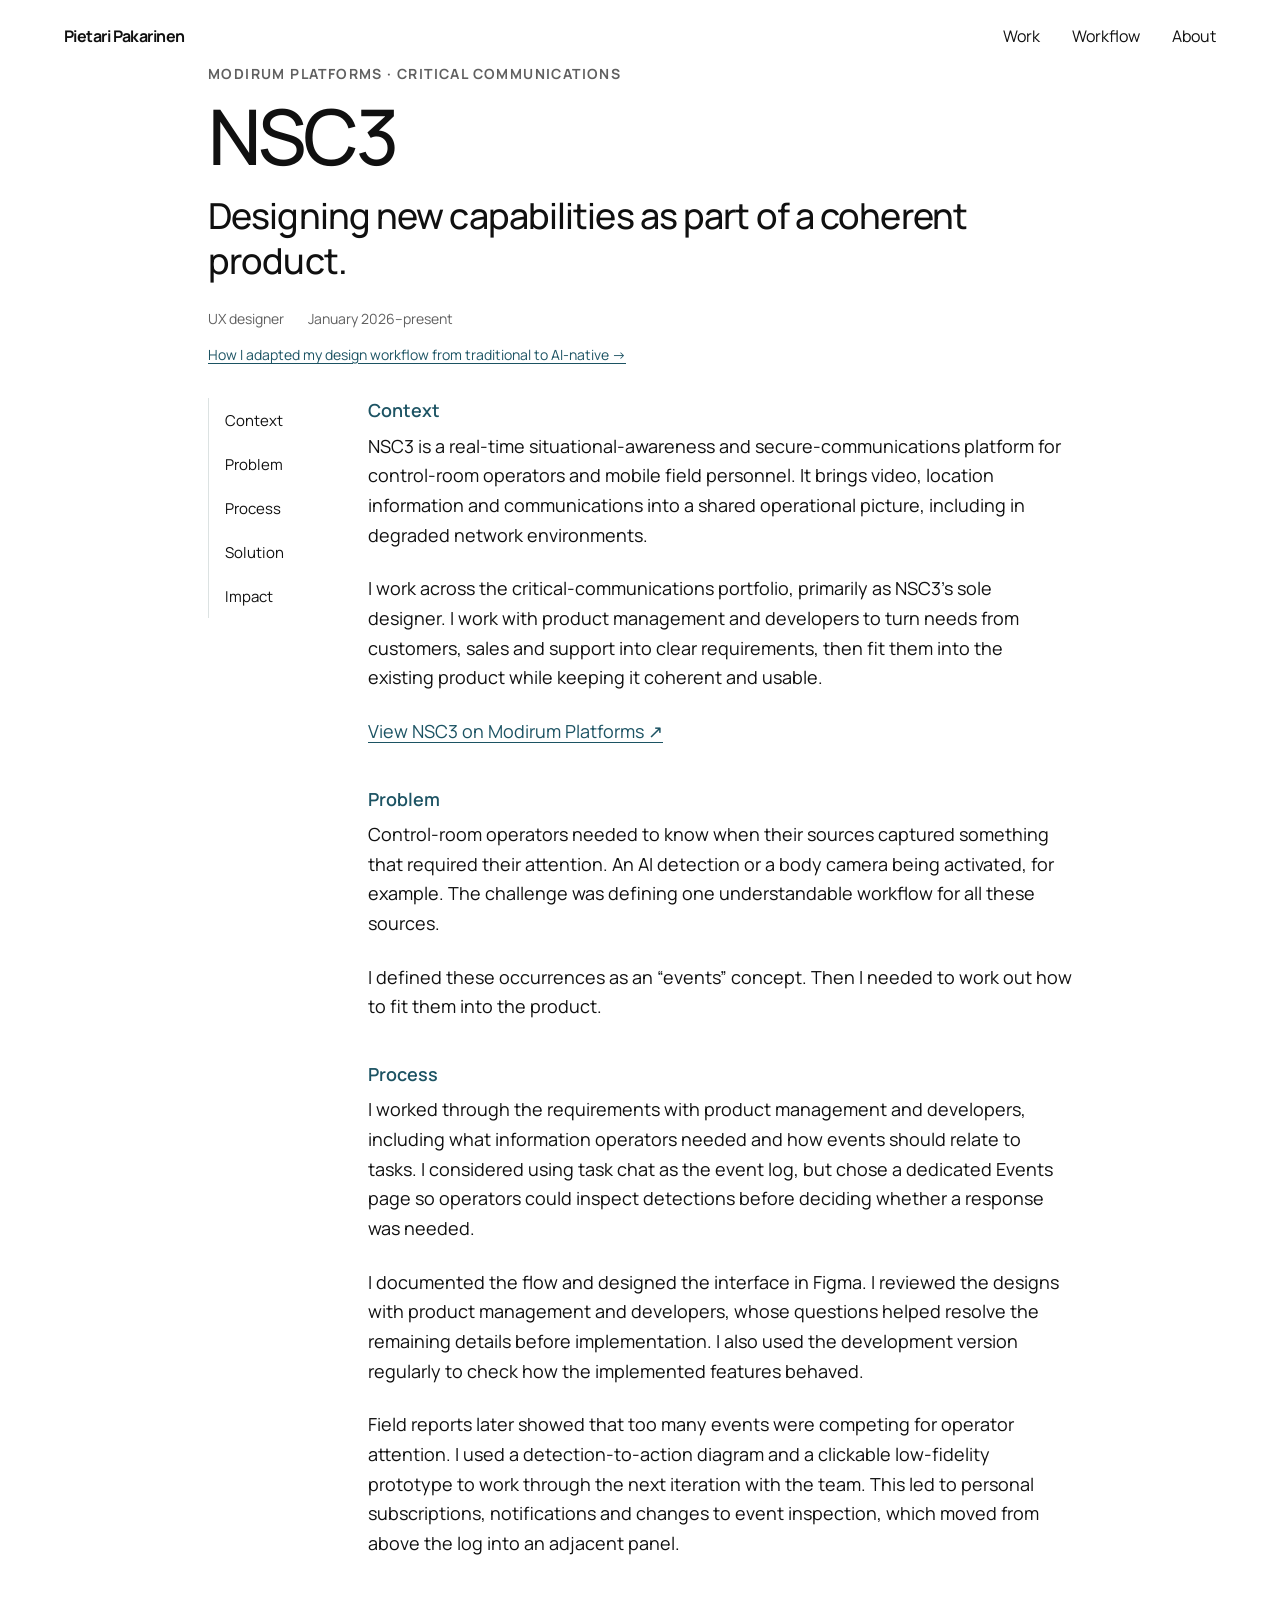
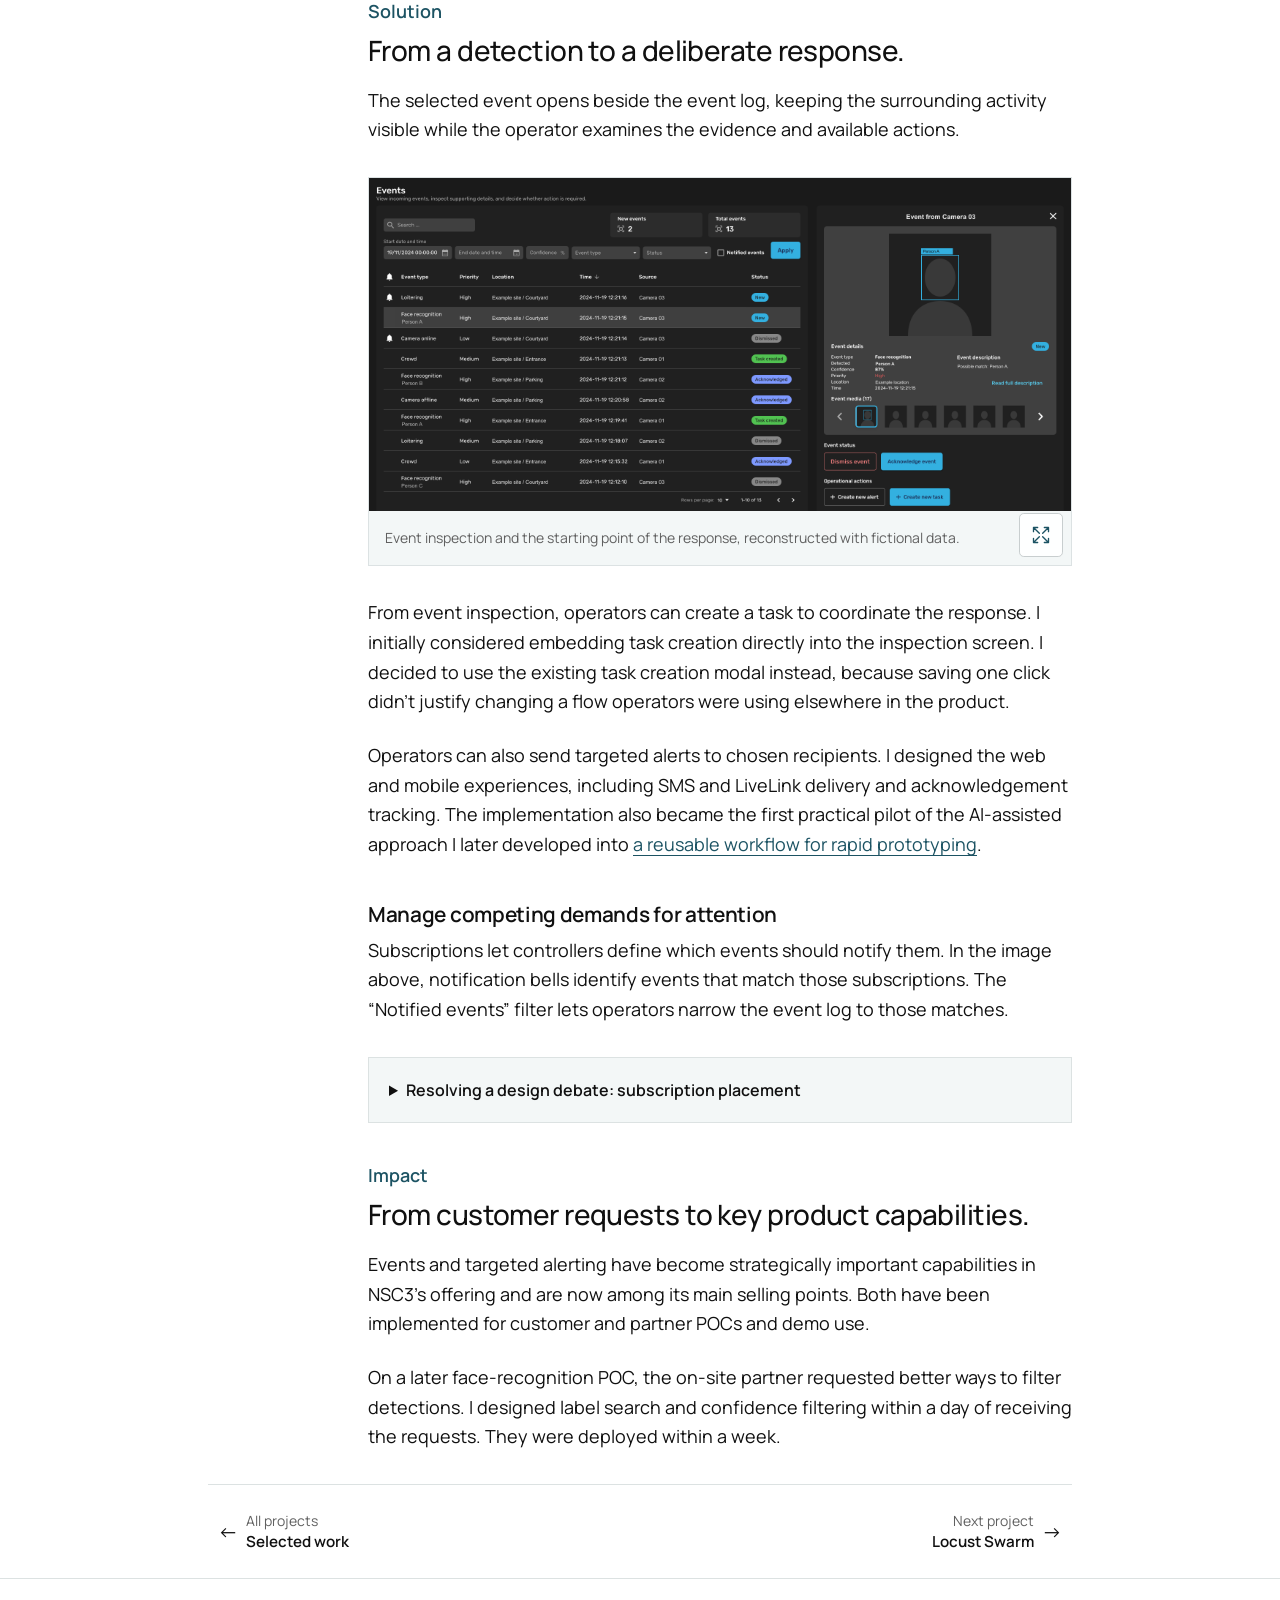
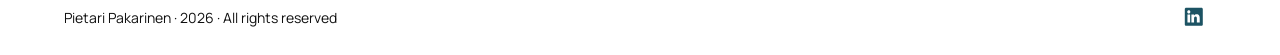
<file: nsc3/index.html>
<!doctype html>
<html lang="en">
  <head>
    <meta charset="utf-8">
    <meta name="viewport" content="width=device-width, initial-scale=1">
    <meta name="description" content="UX design for NSC3: defining events, operator workflows and targeted alerting within an established critical-communications platform.">
    <title>NSC3 — Pietari Pakarinen</title>
    <link rel="stylesheet" href="../assets/css/site.css?v=20261031-1">
    <link rel="stylesheet" href="../assets/css/layout-preview.css?v=20261101-10">
    <script src="../assets/js/case-navigation.js?v=20261101-7" defer></script>
    <script src="../assets/js/image-viewer.js?v=20261028-3" defer></script>
    <link rel="canonical" href="https://pietarip.github.io/portfolio/nsc3/">
    <link rel="icon" type="image/svg+xml" href="../assets/favicon.svg">
    <link rel="preconnect" href="https://fonts.googleapis.com">
    <link rel="preconnect" href="https://fonts.gstatic.com" crossorigin>
    <link rel="stylesheet" href="https://fonts.googleapis.com/css2?family=Manrope:wght@400;500;600;700&amp;display=swap">
    <meta property="og:type" content="website">
    <meta property="og:site_name" content="Pietari Pakarinen — Portfolio">
    <meta property="og:title" content="NSC3 — Pietari Pakarinen">
    <meta property="og:description" content="UX design for NSC3: defining events, operator workflows and targeted alerting within an established critical-communications platform.">
    <meta property="og:url" content="https://pietarip.github.io/portfolio/nsc3/">
    <meta property="og:image" content="https://pietarip.github.io/portfolio/assets/images/social-preview.jpg">
    <meta property="og:image:width" content="1240">
    <meta property="og:image:height" content="827">
    <meta property="og:image:alt" content="Locust Swarm displayed during a field demonstration">
    <meta name="twitter:card" content="summary_large_image">
  </head>
  <body class="has-case-nav revised-case">
    <a class="skip-link" href="#main">Skip to content</a>
    <header class="page-header"><nav class="nav" aria-label="Main navigation">
        <a class="wordmark" href="../">Pietari Pakarinen</a>
        <div class="nav-links"><a class="nav-link" href="../#work">Work</a><a class="nav-link" href="../workflow/">Workflow</a><a class="nav-link" href="../about/">About</a></div>
      </nav></header>
    <main id="main" tabindex="-1" class="case-study case-study--revised">
      <header class="case-opening">
        <p class="eyebrow">Modirum Platforms · Critical communications</p>
        <h1>NSC3</h1>
        <p class="case-deck">Designing new capabilities as part of a coherent product.</p>
        <p class="case-meta"><span>UX designer</span><span>January 2026–present</span></p>
        <p class="related-case"><a href="../workflow/">How I adapted my design workflow from traditional to AI-native <span aria-hidden="true">→</span></a></p>
      </header>
      <div class="case-body">
        <nav class="case-contents" aria-label="Case study sections"><a href="#context">Context</a><a href="#problem">Problem</a><a href="#process">Process</a><a href="#solution">Solution</a><a href="#impact">Impact</a></nav>
        <div class="case-sections">

      <section id="context" class="case-section">
        <h2>Context</h2>
        <div class="section-body">
          <p>NSC3 is a real-time situational-awareness and secure-communications platform for control-room operators and mobile field personnel. It brings video, location information and communications into a shared operational picture, including in degraded network environments.</p>
          <p>I work across the critical-communications portfolio, primarily as NSC3’s sole designer. I work with product management and developers to turn needs from customers, sales and support into clear requirements, then fit them into the existing product while keeping it coherent and usable.</p>
          <p class="external-link"><a href="https://modirumplatforms.com/en/platforms/critical-communication/public-safety/nsc3" target="_blank" rel="noopener noreferrer">View NSC3 on Modirum Platforms <span aria-hidden="true">↗</span></a></p>
        </div>
      </section>

      <section id="problem" class="case-section">
        <h2>Problem</h2>
        <div class="section-body">
          <p>Control-room operators needed to know when their sources captured something that required their attention. An AI detection or a body camera being activated, for example. The challenge was defining one understandable workflow for all these sources.</p>
          <p>I defined these occurrences as an “events” concept. Then I needed to work out how to fit them into the product.</p>
        </div>
      </section>

      <section id="process" class="case-section">
        <h2>Process</h2>
        <div class="section-body">
          <p>I worked through the requirements with product management and developers, including what information operators needed and how events should relate to tasks. I considered using task chat as the event log, but chose a dedicated Events page so operators could inspect detections before deciding whether a response was needed.</p>
          <p>I documented the flow and designed the interface in Figma. I reviewed the designs with product management and developers, whose questions helped resolve the remaining details before implementation. I also used the development version regularly to check how the implemented features behaved.</p>
          <p>Field reports later showed that too many events were competing for operator attention. I used a detection-to-action diagram and a clickable low-fidelity prototype to work through the next iteration with the team. This led to personal subscriptions, notifications and changes to event inspection, which moved from above the log into an adjacent panel.</p>
        </div>
      </section>

      <section id="solution" class="case-section">
        <h2>Solution</h2>
        <div class="section-body">
          <p class="section-takeaway">From a detection to a deliberate response.</p>
          <p>The selected event opens beside the event log, keeping the surrounding activity visible while the operator examines the evidence and available actions.</p>
          <figure class="case-figure case-figure--screen"><img src="../assets/images/nsc3-events-portfolio.webp" alt="NSC3 Events page showing an event log beside the selected event’s evidence, details and operational actions" width="1920" height="910" loading="lazy"><figcaption>Event inspection and the starting point of the response, reconstructed with fictional data.</figcaption></figure>
          <p>From event inspection, operators can create a task to coordinate the response. I initially considered embedding task creation directly into the inspection screen. I decided to use the existing task creation modal instead, because saving one click didn’t justify changing a flow operators were using elsewhere in the product.</p>
          <p id="prototyping">Operators can also send targeted alerts to chosen recipients. I designed the web and mobile experiences, including SMS and LiveLink delivery and acknowledgement tracking. The implementation also became the first practical pilot of the AI-assisted approach I later developed into <a href="../workflow/#process">a reusable workflow for rapid prototyping</a>.</p>
          <h3>Manage competing demands for attention</h3>
          <p>Subscriptions let controllers define which events should notify them. In the image above, notification bells identify events that match those subscriptions. The “Notified events” filter lets operators narrow the event log to those matches.</p>
          <details class="evidence-details">
            <summary>Resolving a design debate: subscription placement</summary>
            <p>Design reviews often involve debating several possible solutions. With event subscriptions, I thought the controls belonged on the Events page: they were closely related to the events, and users would find them in context. The product director thought users would look under Manage, based on his experience and analysis of competing products.</p>
            <p>We couldn’t test the alternatives with users at that point. I prepared designs for both options and brought their pros and cons to a team review. We discussed them and went with the product director’s preference.</p>
            <p>The discussion was useful because it brought discoverability into focus. As I developed the Manage design, I paid particular attention to how the subscriptions were placed and labelled so users could find them and recognise them as their own.</p>
            <figure class="case-figure case-figure--screen"><img src="../assets/images/nsc3-subscriptions-portfolio.webp?v=20261030-1" alt="Reconstructed personal event subscriptions in Manage and Notifications, showing two fictional subscriptions, one needing attention" width="1120" height="650" loading="lazy"><figcaption>Reconstructed example of personal event subscriptions within Manage → Notifications, using fictional sample data. “My Event subscriptions” distinguishes personal preferences from organisation-wide settings.</figcaption></figure>
          </details>
        </div>
      </section>

      <section id="impact" class="case-section">
        <h2>Impact</h2>
        <div class="section-body">
          <p class="section-takeaway">From customer requests to key product capabilities.</p>
          <p>Events and targeted alerting have become strategically important capabilities in NSC3’s offering and are now among its main selling points. Both have been implemented for customer and partner POCs and demo use.</p>
          <p>On a later face-recognition POC, the on-site partner requested better ways to filter detections. I designed label search and confidence filtering within a day of receiving the requests. They were deployed within a week.</p>
        </div>
      </section>
        </div>
      </div>
    </main>
    <nav class="case-pagination" aria-label="Other case studies"><a href="../#work"><span class="pagination-arrow" aria-hidden="true">←</span><span class="pagination-copy"><span class="pagination-label">All projects</span><span class="pagination-destination">Selected work</span></span></a><a href="../locust-swarm/"><span class="pagination-copy"><span class="pagination-label">Next project</span><span class="pagination-destination">Locust Swarm</span></span><span class="pagination-arrow" aria-hidden="true">→</span></a></nav>
    <footer class="site-footer site-footer--compact">
      <span class="footer-copyright">Pietari Pakarinen · 2026 · All rights reserved</span>
      <a class="contact-link" aria-label="Pietari Pakarinen on LinkedIn" title="LinkedIn" href="https://www.linkedin.com/in/pietari-pakarinen/"><svg viewBox="0 0 24 24" aria-hidden="true"><path d="M20.45 2H3.55C2.69 2 2 2.68 2 3.52v16.96c0 .84.69 1.52 1.55 1.52h16.9c.86 0 1.55-.68 1.55-1.52V3.52c0-.84-.69-1.52-1.55-1.52ZM7.93 18.35H4.96V9.5h2.97v8.85ZM6.45 8.29c-.96 0-1.73-.78-1.73-1.73s.77-1.73 1.73-1.73 1.73.78 1.73 1.73-.77 1.73-1.73 1.73Zm11.9 10.06h-2.96v-4.3c0-1.03-.02-2.35-1.43-2.35-1.44 0-1.66 1.12-1.66 2.28v4.37H9.34V9.5h2.84v1.21h.04c.4-.7 1.36-1.43 2.8-1.43 3 0 3.56 1.97 3.56 4.53v4.54Z"/></svg></a>
    </footer>
  </body>
</html>
</file>
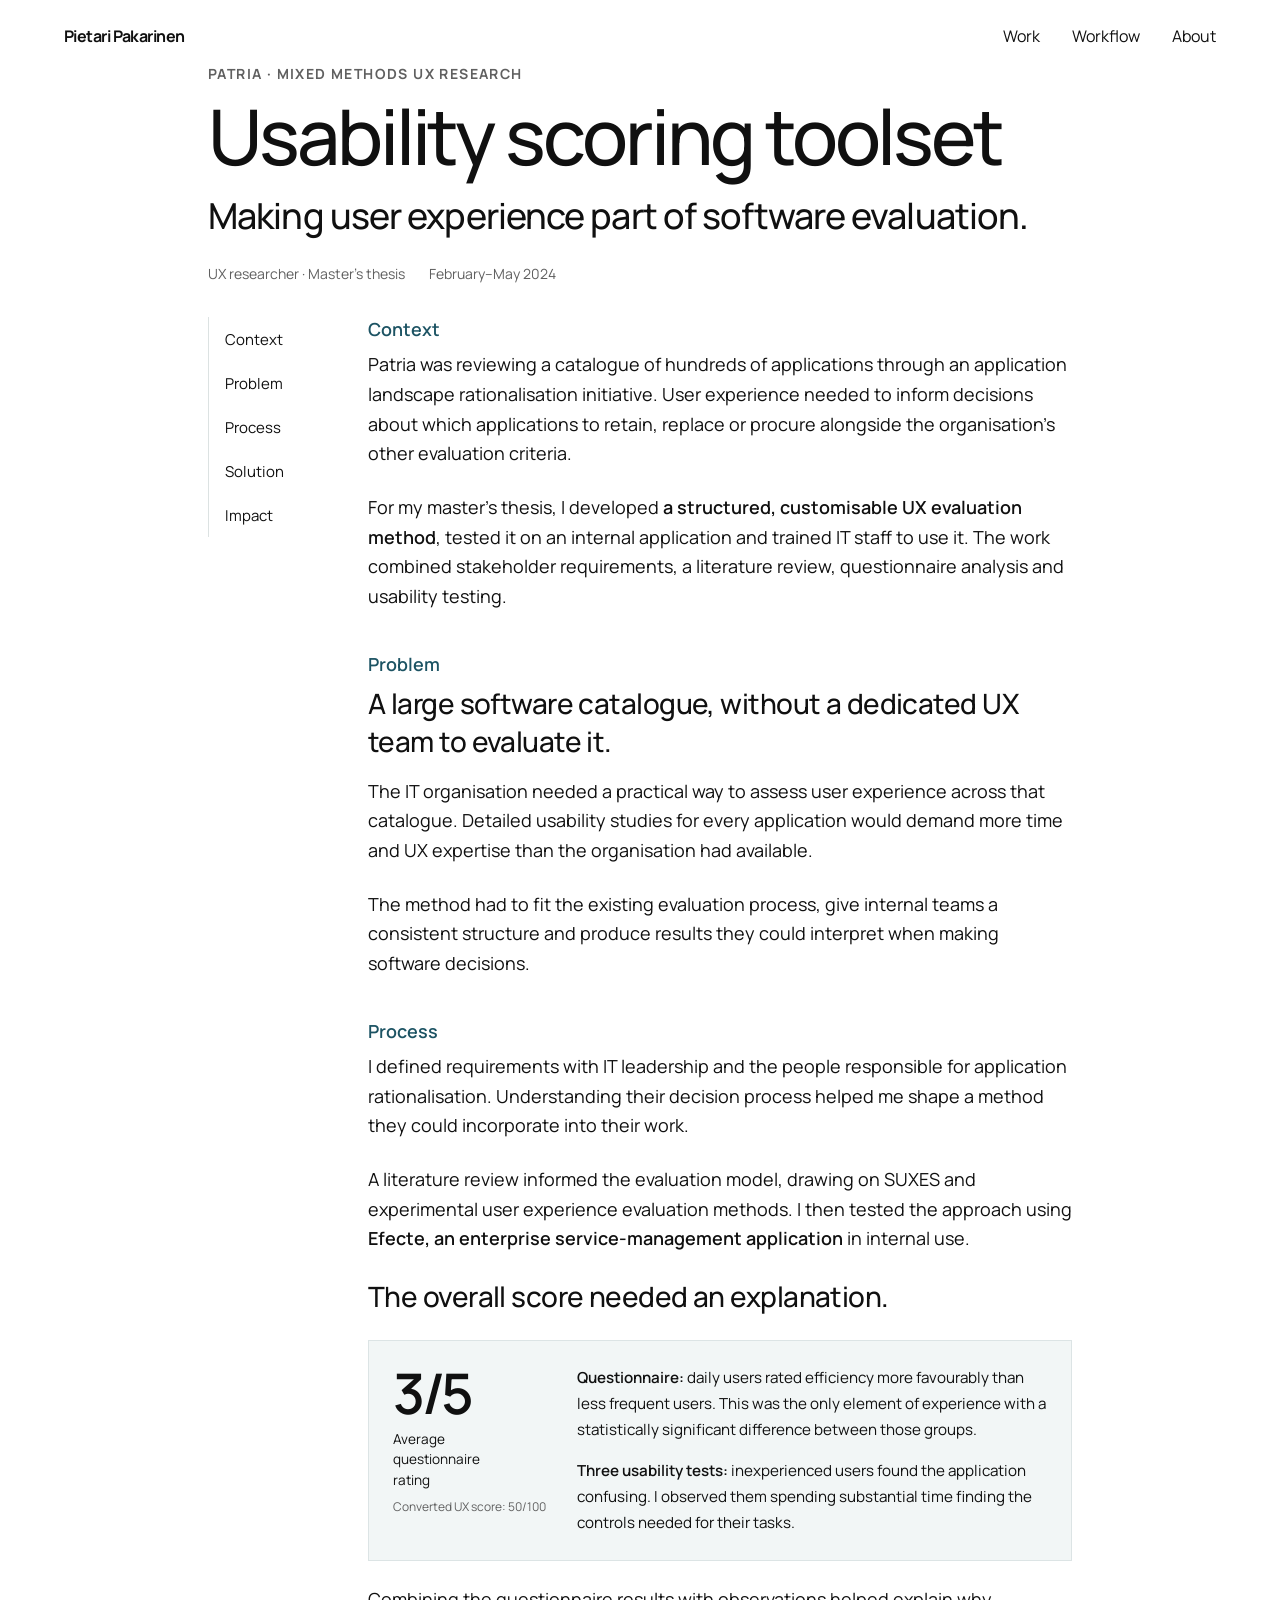
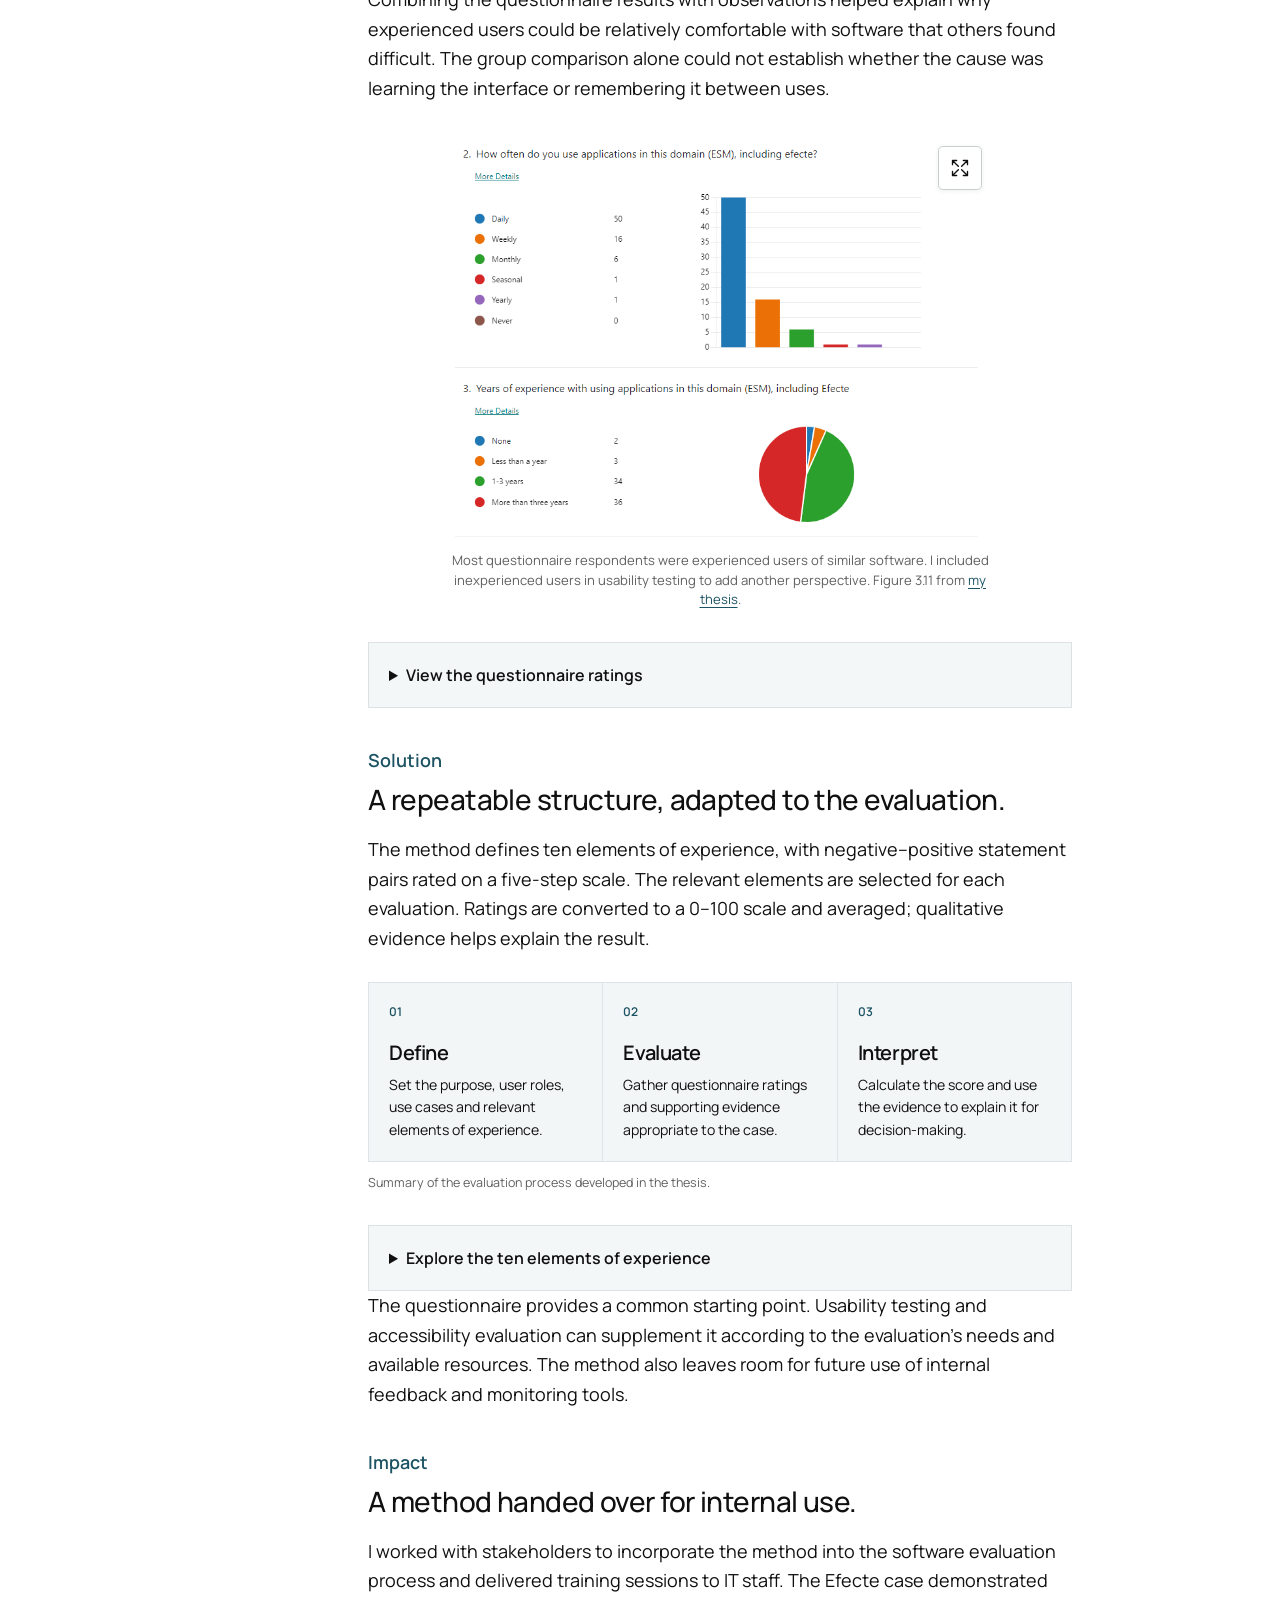
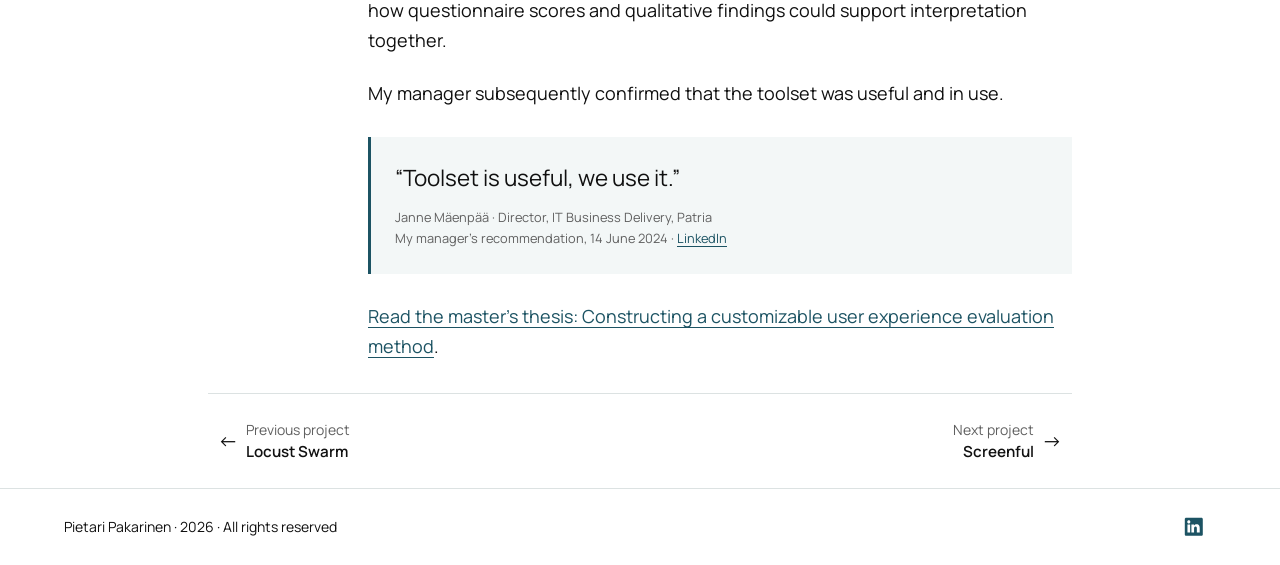
<file: usability-toolset/index.html>
<!doctype html>
<html lang="en">
  <head>
    <meta charset="utf-8"><meta name="viewport" content="width=device-width, initial-scale=1">
    <meta name="description" content="Mixed methods UX research at Patria: developing, testing and handing over a customisable method for evaluating software user experience.">
    <title>Patria — Pietari Pakarinen</title><link rel="stylesheet" href="../assets/css/site.css?v=20261031-1">
    <link rel="stylesheet" href="../assets/css/layout-preview.css?v=20261101-10">
    <script src="../assets/js/case-navigation.js?v=20261101-8" defer></script>
    <script src="../assets/js/image-viewer.js?v=20261028-3" defer></script>
    <link rel="canonical" href="https://pietarip.github.io/portfolio/usability-toolset/">
    <link rel="icon" type="image/svg+xml" href="../assets/favicon.svg">
    <link rel="preconnect" href="https://fonts.googleapis.com">
    <link rel="preconnect" href="https://fonts.gstatic.com" crossorigin>
    <link rel="stylesheet" href="https://fonts.googleapis.com/css2?family=Manrope:wght@400;500;600;700&amp;display=swap">
    <meta property="og:type" content="website">
    <meta property="og:site_name" content="Pietari Pakarinen — Portfolio">
    <meta property="og:title" content="Patria — Pietari Pakarinen">
    <meta property="og:description" content="Mixed methods UX research at Patria: developing, testing and handing over a customisable method for evaluating software user experience.">
    <meta property="og:url" content="https://pietarip.github.io/portfolio/usability-toolset/">
    <meta property="og:image" content="https://pietarip.github.io/portfolio/assets/images/social-preview.jpg">
    <meta property="og:image:width" content="1240">
    <meta property="og:image:height" content="827">
    <meta property="og:image:alt" content="Locust Swarm displayed during a field demonstration">
    <meta name="twitter:card" content="summary_large_image">
  </head>
  <body class="has-case-nav revised-case">
    <a class="skip-link" href="#main">Skip to content</a>
    <header class="page-header"><nav class="nav" aria-label="Main navigation">
        <a class="wordmark" href="../">Pietari Pakarinen</a>
        <div class="nav-links"><a class="nav-link" href="../#work">Work</a><a class="nav-link" href="../workflow/">Workflow</a><a class="nav-link" href="../about/">About</a></div>
      </nav></header>
    <main id="main" tabindex="-1" class="case-study case-study--revised">
      <header class="case-opening">
        <p class="eyebrow">Patria · Mixed methods UX research</p>
        <h1>Usability scoring toolset</h1>
        <p class="case-deck">Making user experience part of software evaluation.</p>
        <p class="case-meta"><span>UX researcher · Master’s thesis</span><span>February–May 2024</span></p>

      </header>
      <div class="case-body">
        <nav class="case-contents" aria-label="Case study sections"><a href="#context">Context</a><a href="#problem">Problem</a><a href="#process">Process</a><a href="#solution">Solution</a><a href="#impact">Impact</a></nav>
        <div class="case-sections">
      <section id="context" class="case-section"><h2>Context</h2>
        <div class="section-body">
          <p>Patria was reviewing a catalogue of hundreds of applications through an application landscape rationalisation initiative. User experience needed to inform decisions about which applications to retain, replace or procure alongside the organisation’s other evaluation criteria.</p>
          <p>For my master’s thesis, I developed <strong>a structured, customisable UX evaluation method</strong>, tested it on an internal application and trained IT staff to use it. The work combined stakeholder requirements, a literature review, questionnaire analysis and usability testing.</p>
        </div>
      </section>
      <section id="problem" class="case-section"><h2>Problem</h2>
        <div class="section-body">
          <p class="section-takeaway">A large software catalogue, without a dedicated UX team to evaluate it.</p>
          <p>The IT organisation needed a practical way to assess user experience across that catalogue. Detailed usability studies for every application would demand more time and UX expertise than the organisation had available.</p>
          <p>The method had to fit the existing evaluation process, give internal teams a consistent structure and produce results they could interpret when making software decisions.</p>
        </div>
      </section>
      <section id="process" class="case-section"><h2>Process</h2>
        <div class="section-body">
          <p>I defined requirements with IT leadership and the people responsible for application rationalisation. Understanding their decision process helped me shape a method they could incorporate into their work.</p>
          <p>A literature review informed the evaluation model, drawing on SUXES and experimental user experience evaluation methods. I then tested the approach using <strong>Efecte, an enterprise service-management application</strong> in internal use.</p>
          <p class="section-takeaway">The overall score needed an explanation.</p>
          <div class="research-finding" aria-label="Efecte case finding">
            <div class="research-rating"><strong>3/5</strong><span>Average questionnaire rating</span><small>Converted UX score: 50/100</small></div>
            <div class="research-evidence"><p><strong>Questionnaire:</strong> daily users rated efficiency more favourably than less frequent users. This was the only element of experience with a statistically significant difference between those groups.</p><p><strong>Three usability tests:</strong> inexperienced users found the application confusing. I observed them spending substantial time finding the controls needed for their tasks.</p></div>
          </div>
          <p>Combining the questionnaire results with observations helped explain why experienced users could be relatively comfortable with software that others found difficult. The group comparison alone could not establish whether the cause was learning the interface or remembering it between uses.</p>
          <figure class="case-figure research-source"><img src="../assets/images/patria-questionnaire-results.webp" alt="Questionnaire background charts showing frequency of enterprise service-management software use and prior experience in that domain" width="833" height="620" loading="lazy"><figcaption>Most questionnaire respondents were experienced users of similar software. I included inexperienced users in usability testing to add another perspective. Figure 3.11 from <a href="https://trepo.tuni.fi/handle/10024/157207" target="_blank" rel="noreferrer">my thesis</a>.</figcaption></figure>
          <details class="evidence-details"><summary>View the questionnaire ratings</summary>
            <div class="evidence-table-wrap" role="region" aria-label="Efecte questionnaire ratings" tabindex="0">
              <table class="evidence-table"><caption>Efecte questionnaire results · Thesis Table 3.2</caption><thead><tr><th scope="col">Element of experience</th><th scope="col">Rating<br>(1–5)</th><th scope="col">Score<br>(0–100)</th></tr></thead><tbody>
                <tr><th scope="row">Efficiency</th><td>3.21</td><td>55.25</td></tr>
                <tr><th scope="row">Utility</th><td>3.04</td><td>51</td></tr>
                <tr><th scope="row">Learnability</th><td>3</td><td>50</td></tr>
                <tr><th scope="row">Cognitive load</th><td>2.80</td><td>45</td></tr>
                <tr><th scope="row">Error-free use</th><td>3.03</td><td>50.75</td></tr>
                <tr><th scope="row">Robustness</th><td>3.34</td><td>58.5</td></tr>
                <tr><th scope="row">Aesthetics</th><td>2.45</td><td>36.25</td></tr>
                <tr><th scope="row">Usage environment</th><td>3.13</td><td>53.25</td></tr>
              </tbody><tfoot><tr><th scope="row">Average</th><td>3</td><td>50</td></tr></tfoot></table>
            </div>
            <p>Values reproduced as reported in the thesis. <a href="https://trepo.tuni.fi/handle/10024/157207" target="_blank" rel="noreferrer">See the full analysis and statistical tables in the thesis</a>.</p>
          </details>
        </div>
      </section>
      <section id="solution" class="case-section"><h2>Solution</h2>
        <div class="section-body">
          <p class="section-takeaway">A repeatable structure, adapted to the evaluation.</p>
          <p>The method defines ten elements of experience, with negative–positive statement pairs rated on a five-step scale. The relevant elements are selected for each evaluation. Ratings are converted to a 0–100 scale and averaged; qualitative evidence helps explain the result.</p>
          <figure class="event-explanation" aria-labelledby="patria-method-caption"><ol class="event-flow">
            <li><span class="flow-number">01</span><strong>Define</strong><p>Set the purpose, user roles, use cases and relevant elements of experience.</p></li>
            <li><span class="flow-number">02</span><strong>Evaluate</strong><p>Gather questionnaire ratings and supporting evidence appropriate to the case.</p></li>
            <li><span class="flow-number">03</span><strong>Interpret</strong><p>Calculate the score and use the evidence to explain it for decision-making.</p></li>
          </ol><figcaption id="patria-method-caption">Summary of the evaluation process developed in the thesis.</figcaption></figure>
          <details class="evidence-details"><summary>Explore the ten elements of experience</summary>
            <ul class="experience-elements"><li>Efficiency</li><li>Utility</li><li>Learnability</li><li>Cognitive load</li><li>Error-free use</li><li>Robustness</li><li>Accessibility</li><li>Aesthetics</li><li>Usage environment</li><li>User role</li></ul>
            <p>For example, learnability ranges from “Using the application is hard to learn” to “Using the application is easy to learn.” The statement pairs can be customised to the evaluation context.</p>
            <p><a href="https://trepo.tuni.fi/handle/10024/157207" target="_blank" rel="noreferrer">Read the full statement pairs in Table 4.1 of the thesis</a>.</p>
          </details>
          <p>The questionnaire provides a common starting point. Usability testing and accessibility evaluation can supplement it according to the evaluation’s needs and available resources. The method also leaves room for future use of internal feedback and monitoring tools.</p>
        </div>
      </section>
      <section id="impact" class="case-section"><h2>Impact</h2>
        <div class="section-body">
          <p class="section-takeaway">A method handed over for internal use.</p>
          <p>I worked with stakeholders to incorporate the method into the software evaluation process and delivered training sessions to IT staff. The Efecte case demonstrated how questionnaire scores and qualitative findings could support interpretation together.</p>
          <p>My manager subsequently confirmed that the toolset was useful and in use.</p>
          <figure class="research-endorsement"><blockquote><p>“Toolset is useful, we use it.”</p></blockquote><figcaption>Janne Mäenpää · Director, IT Business Delivery, Patria<br>My manager’s recommendation, 14 June 2024 · <a href="https://www.linkedin.com/in/pietari-pakarinen/" target="_blank" rel="noreferrer">LinkedIn</a></figcaption></figure>
          <p class="external-link"><a href="https://trepo.tuni.fi/handle/10024/157207" target="_blank" rel="noreferrer">Read the master’s thesis: Constructing a customizable user experience evaluation method</a>.</p>
        </div>
      </section>
        </div>
      </div>
    </main>
    <nav class="case-pagination" aria-label="Other case studies"><a href="../locust-swarm/"><span class="pagination-arrow" aria-hidden="true">←</span><span class="pagination-copy"><span class="pagination-label">Previous project</span><span class="pagination-destination">Locust Swarm</span></span></a><a href="../bi-reporting/"><span class="pagination-copy"><span class="pagination-label">Next project</span><span class="pagination-destination">Screenful</span></span><span class="pagination-arrow" aria-hidden="true">→</span></a></nav>
    <footer class="site-footer site-footer--compact">
      <span class="footer-copyright">Pietari Pakarinen · 2026 · All rights reserved</span>
      <a class="contact-link" aria-label="Pietari Pakarinen on LinkedIn" title="LinkedIn" href="https://www.linkedin.com/in/pietari-pakarinen/"><svg viewBox="0 0 24 24" aria-hidden="true"><path d="M20.45 2H3.55C2.69 2 2 2.68 2 3.52v16.96c0 .84.69 1.52 1.55 1.52h16.9c.86 0 1.55-.68 1.55-1.52V3.52c0-.84-.69-1.52-1.55-1.52ZM7.93 18.35H4.96V9.5h2.97v8.85ZM6.45 8.29c-.96 0-1.73-.78-1.73-1.73s.77-1.73 1.73-1.73 1.73.78 1.73 1.73-.77 1.73-1.73 1.73Zm11.9 10.06h-2.96v-4.3c0-1.03-.02-2.35-1.43-2.35-1.44 0-1.66 1.12-1.66 2.28v4.37H9.34V9.5h2.84v1.21h.04c.4-.7 1.36-1.43 2.8-1.43 3 0 3.56 1.97 3.56 4.53v4.54Z"/></svg></a>
    </footer>
  </body>
</html>
</file>
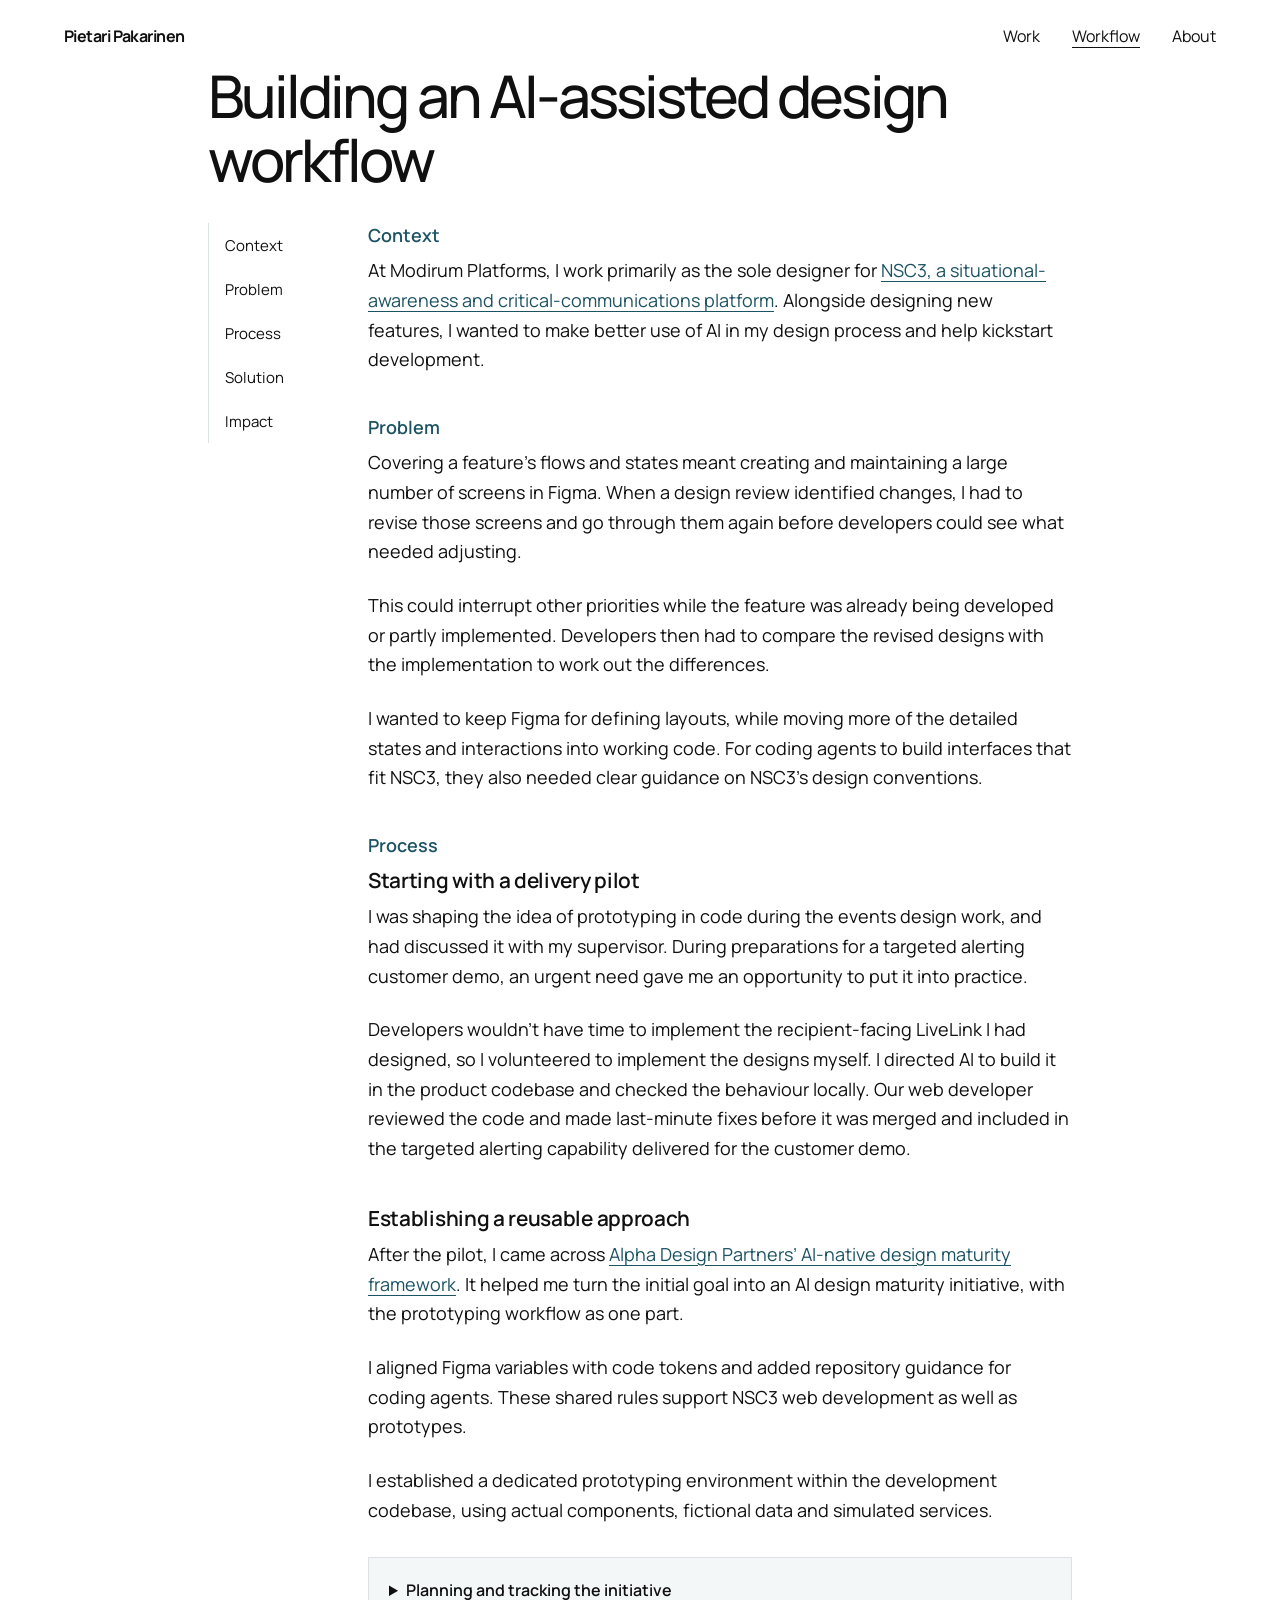
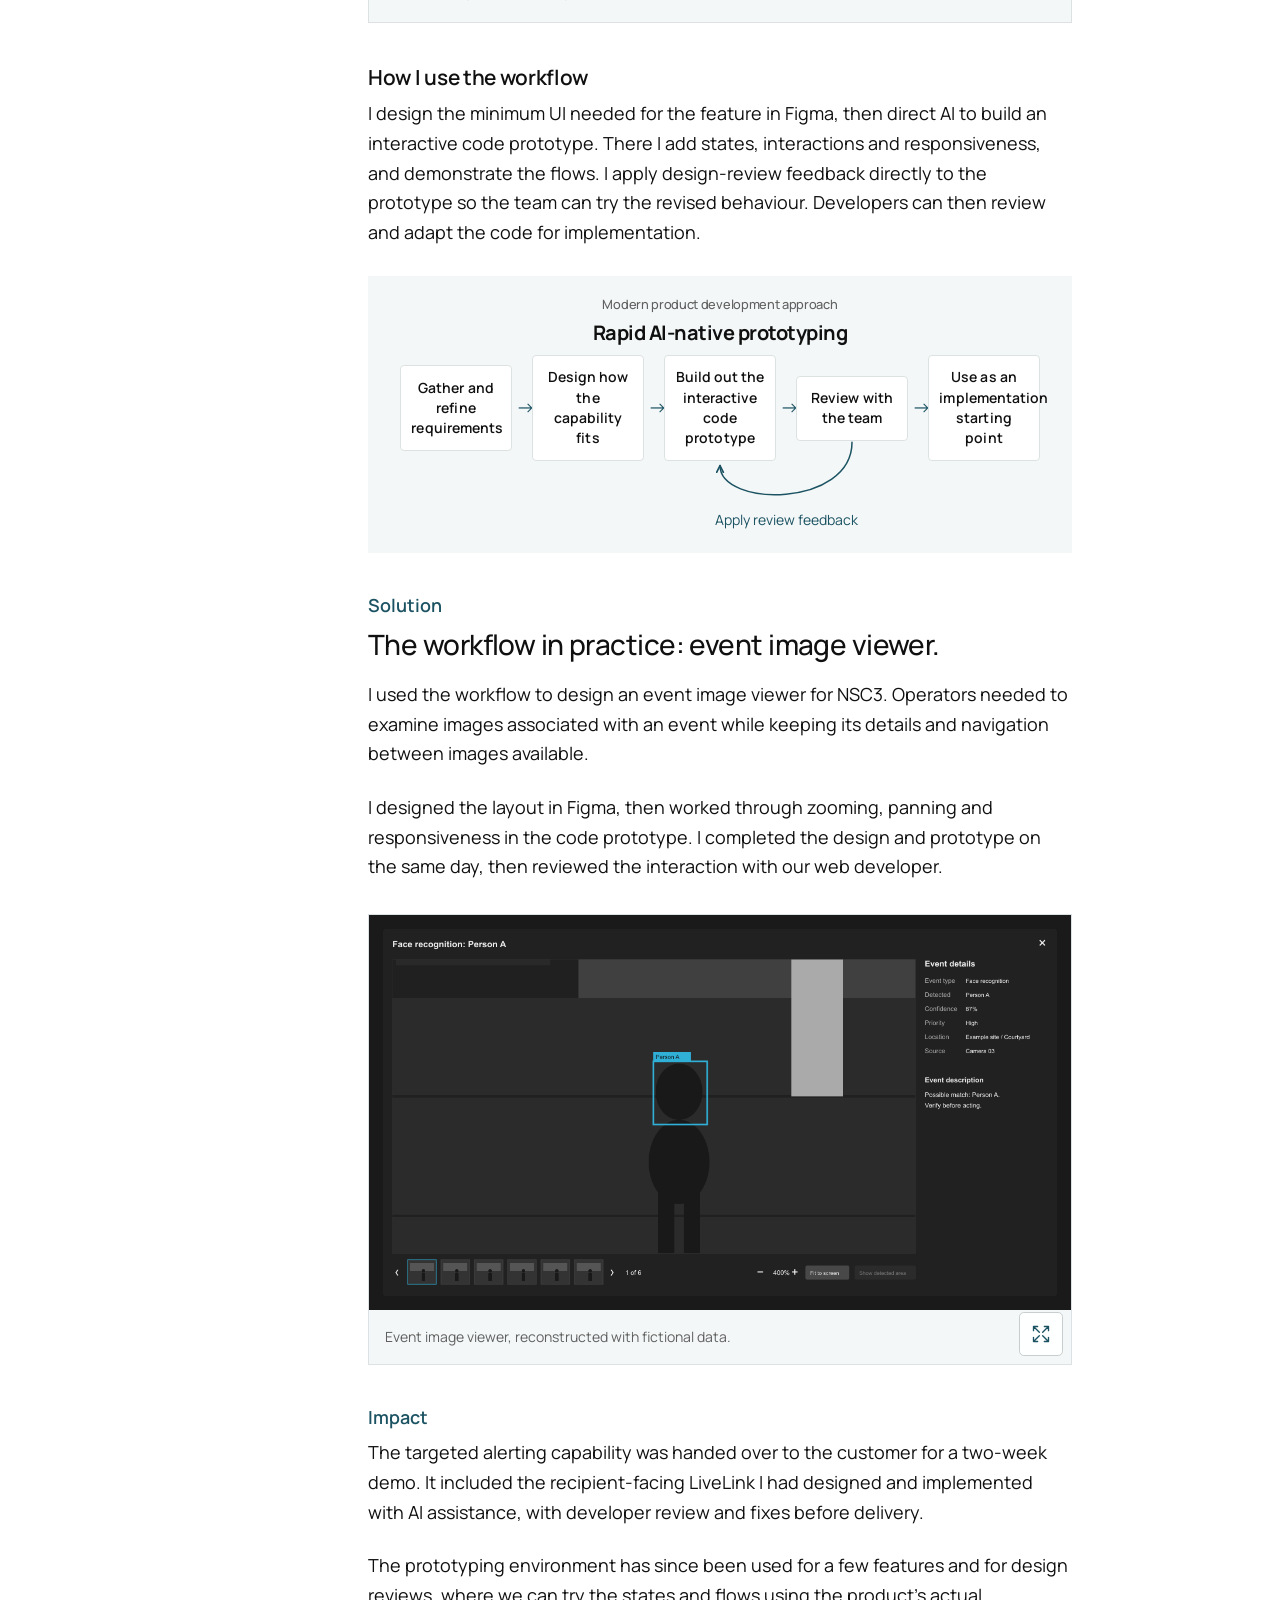
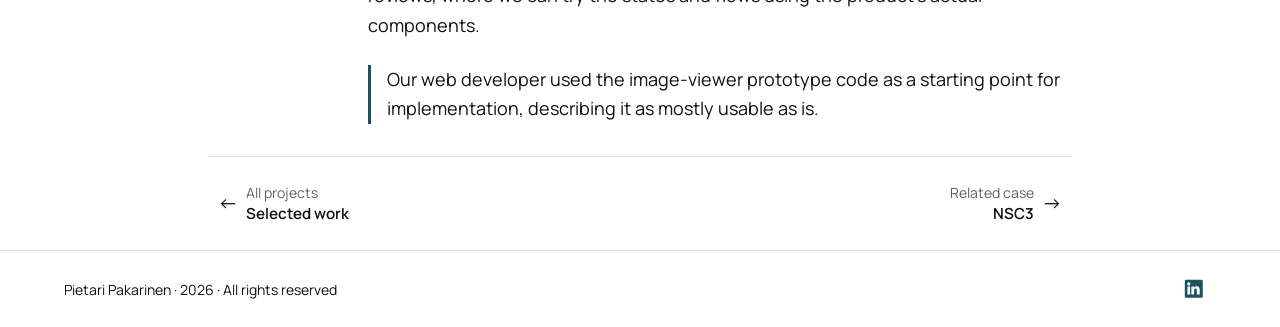
<file: workflow/index.html>
<!doctype html>
<html lang="en">
  <head>
    <meta charset="utf-8">
    <meta name="viewport" content="width=device-width, initial-scale=1">
    <meta name="description" content="Developing an AI-assisted design workflow at Modirum Platforms: real product components, interactive code prototypes and implementation handoff.">
    <title>AI-assisted design workflow — Pietari Pakarinen</title>
    <link rel="stylesheet" href="../assets/css/site.css?v=20261031-3">
    <link rel="stylesheet" href="../assets/css/layout-preview.css?v=20261101-10">
    <script src="../assets/js/case-navigation.js?v=20261101-8" defer></script>
    <script src="../assets/js/image-viewer.js?v=20261028-3" defer></script>
    <script src="../assets/js/workflow-diagram.js?v=20261031-1" defer></script>
    <link rel="canonical" href="https://pietarip.github.io/portfolio/workflow/">
    <link rel="icon" type="image/svg+xml" href="../assets/favicon.svg">
    <link rel="preconnect" href="https://fonts.googleapis.com">
    <link rel="preconnect" href="https://fonts.gstatic.com" crossorigin>
    <link rel="stylesheet" href="https://fonts.googleapis.com/css2?family=Manrope:wght@400;500;600;700&amp;display=swap">
    <meta property="og:type" content="website">
    <meta property="og:site_name" content="Pietari Pakarinen — Portfolio">
    <meta property="og:title" content="AI-assisted design workflow — Pietari Pakarinen">
    <meta property="og:description" content="Developing an AI-assisted design workflow at Modirum Platforms: real product components, interactive code prototypes and implementation handoff.">
    <meta property="og:url" content="https://pietarip.github.io/portfolio/workflow/">
    <meta property="og:image" content="https://pietarip.github.io/portfolio/assets/images/nsc3-viewer-detail.webp">
    <meta property="og:image:width" content="1200">
    <meta property="og:image:height" content="675">
    <meta property="og:image:alt" content="Reconstructed event image viewer developed through the AI-assisted workflow">
    <meta name="twitter:card" content="summary_large_image">
  </head>
  <body class="has-case-nav revised-case">
    <a class="skip-link" href="#main">Skip to content</a>
    <header class="page-header"><nav class="nav" aria-label="Main navigation">
        <a class="wordmark" href="../">Pietari Pakarinen</a>
        <div class="nav-links"><a class="nav-link" href="../#work">Work</a><a class="nav-link" href="../workflow/" aria-current="page">Workflow</a><a class="nav-link" href="../about/">About</a></div>
      </nav></header>
    <main id="main" tabindex="-1" class="case-study case-study--revised">
      <header class="case-opening workflow-opening">
        <h1>Building an AI-assisted design workflow</h1>

      </header>
      <div class="case-body">
        <nav class="case-contents" aria-label="Case study sections"><a href="#context">Context</a><a href="#problem">Problem</a><a href="#process">Process</a><a href="#solution">Solution</a><a href="#impact">Impact</a></nav>
        <div class="case-sections">
      <section id="context" class="case-section">
        <h2>Context</h2>
        <div class="section-body">
          <p>At Modirum Platforms, I work primarily as the sole designer for <a href="../nsc3/">NSC3, a situational-awareness and critical-communications platform</a>. Alongside designing new features, I wanted to make better use of AI in my design process and help kickstart development.</p>
        </div>
      </section>
      <section id="problem" class="case-section">
        <h2>Problem</h2>
        <div class="section-body">
          <p>Covering a feature’s flows and states meant creating and maintaining a large number of screens in Figma. When a design review identified changes, I had to revise those screens and go through them again before developers could see what needed adjusting.</p>
          <p>This could interrupt other priorities while the feature was already being developed or partly implemented. Developers then had to compare the revised designs with the implementation to work out the differences.</p>
          <p>I wanted to keep Figma for defining layouts, while moving more of the detailed states and interactions into working code. For coding agents to build interfaces that fit NSC3, they also needed clear guidance on NSC3’s design conventions.</p>
        </div>
      </section>
      <section id="process" class="case-section">
        <h2>Process</h2>
        <div class="section-body">
          <h3 class="section-first-heading">Starting with a delivery pilot</h3>
          <p>I was shaping the idea of prototyping in code during the events design work, and had discussed it with my supervisor. During preparations for a targeted alerting customer demo, an urgent need gave me an opportunity to put it into practice.</p>
          <p>Developers wouldn’t have time to implement the recipient-facing LiveLink I had designed, so I volunteered to implement the designs myself. I directed AI to build it in the product codebase and checked the behaviour locally. Our web developer reviewed the code and made last-minute fixes before it was merged and included in the targeted alerting capability delivered for the customer demo.</p>
          <h3>Establishing a reusable approach</h3>
          <p>After the pilot, I came across <a href="https://www.linkedin.com/pulse/kuka-varmistaa-asiakaskokemuksen-laadun-kun-ai-agentit-3dzlf/">Alpha Design Partners’ AI-native design maturity framework</a>. It helped me turn the initial goal into an AI design maturity initiative, with the prototyping workflow as one part.</p>
          <p>I aligned Figma variables with code tokens and added repository guidance for coding agents. These shared rules support NSC3 web development as well as prototypes.</p>
          <p>I established a dedicated prototyping environment within the development codebase, using actual components, fictional data and simulated services.</p>
          <details class="evidence-details maturity-details">
            <summary>Planning and tracking the initiative</summary>
            <p>I use the tracker to assess our progress and decide what to work on next.</p>
            <figure class="maturity-tracker" aria-labelledby="maturity-tracker-title" aria-describedby="maturity-tracker-caption">
              <header class="maturity-tracker-heading">
                <h4 id="maturity-tracker-title">AI design maturity initiative</h4>
                <p>NSC3 design and development workflow</p>
              </header>
              <section class="maturity-dimension" aria-labelledby="maturity-system">
                <h5 id="maturity-system">Design system</h5>
                <dl class="maturity-steps">
                  <div class="maturity-step maturity-step--start"><dt>Starting point</dt><dd>Figma and code maintained separately.</dd></div>
                  <div class="maturity-step maturity-step--progress"><dt>Progress</dt><dd>Figma variables published in the design-system library. Matching code tokens and coding-agent guidance merged into the development branch.</dd></div>
                  <div class="maturity-step maturity-step--next"><dt>Next steps</dt><dd>Replace hard-coded design values in existing web components with the shared tokens.</dd></div>
                </dl>
              </section>
              <section class="maturity-dimension" aria-labelledby="maturity-roles">
                <h5 id="maturity-roles">Design roles</h5>
                <dl class="maturity-steps">
                  <div class="maturity-step maturity-step--start"><dt>Starting point</dt><dd>Layouts, states and prototype flows designed in Figma.</dd></div>
                  <div class="maturity-step maturity-step--progress"><dt>Progress</dt><dd>As NSC3’s sole designer, I prototype in code and use it in design reviews.</dd></div>
                  <div class="maturity-step maturity-step--next"><dt>Next steps</dt><dd>Host the environment so the product manager and other reviewers can use it without a development setup.</dd></div>
                </dl>
              </section>
              <section class="maturity-dimension" aria-labelledby="maturity-validation">
                <h5 id="maturity-validation">Customer understanding and validation</h5>
                <dl class="maturity-steps">
                  <div class="maturity-step maturity-step--start"><dt>Starting point</dt><dd>Limited validation within the workflow.</dd></div>
                  <div class="maturity-step maturity-step--progress"><dt>Progress</dt><dd>A reusable tool built for facilitated testing of prototypes.</dd></div>
                  <div class="maturity-step maturity-step--next"><dt>Next steps</dt><dd>Test the environment with colleagues and feature prototypes with internal domain experts.</dd></div>
                </dl>
              </section>
              <section class="maturity-dimension" aria-labelledby="maturity-quality">
                <h5 id="maturity-quality">Design quality and impact</h5>
                <dl class="maturity-steps">
                  <div class="maturity-step maturity-step--start"><dt>Starting point</dt><dd>Manual design and code reviews.</dd></div>
                  <div class="maturity-step maturity-step--progress"><dt>Progress</dt><dd>Design rules documented. An advisory AI review procedure prepared and trialled.</dd></div>
                  <div class="maturity-step maturity-step--next"><dt>Next steps</dt><dd>Use the review procedure on feature changes, add automated design-system checks, and define how to measure product quality.</dd></div>
                </dl>
              </section>
              <figcaption id="maturity-tracker-caption">Portfolio summary adapted from my initiative tracker, based on <a href="https://www.linkedin.com/pulse/kuka-varmistaa-asiakaskokemuksen-laadun-kun-ai-agentit-3dzlf/">Alpha Design Partners’ AI-native design maturity framework</a>.</figcaption>
            </figure>
            <p>I also adapted the framework to how our team works. I removed a proposed requirement for separate designer approval of routine UI changes. I trust our developers to implement the designs we have reviewed, and we discuss changes when the designs leave something open.</p>
          </details>
          <h3>How I use the workflow</h3>
          <p>I design the minimum UI needed for the feature in Figma, then direct AI to build an interactive code prototype. There I add states, interactions and responsiveness, and demonstrate the flows. I apply design-review feedback directly to the prototype so the team can try the revised behaviour. Developers can then review and adapt the code for implementation.</p>
            <figure class="prototype-workflow" aria-labelledby="prototype-workflow-title">
              <h3 id="prototype-workflow-title"><span>Modern product development approach</span><strong>Rapid AI-native prototyping</strong></h3>
              <div class="workflow-layout" role="group" aria-label="Five phases, with iteration from review back to prototyping">
                <div class="workflow-phase">Gather and refine<br>requirements<span class="workflow-arrow" aria-hidden="true">→</span></div>
                <div class="workflow-phase">Design how the<br>capability fits<span class="workflow-arrow" aria-hidden="true">→</span></div>
                <div class="workflow-phase">Build out the interactive<br>code prototype<span class="workflow-arrow" aria-hidden="true">→</span></div>
                <div class="workflow-phase">Review with the team<span class="workflow-arrow" aria-hidden="true">→</span></div>
                <div class="workflow-phase">Use as an implementation<br>starting point</div>
                <div class="workflow-loop">
                  <svg aria-hidden="true"><defs><marker id="review-arrow-loop" viewBox="0 0 8 8" refX="7" refY="4" markerWidth="6" markerHeight="6" orient="auto"><path d="M1 1 L7 4 L1 7"/></marker></defs><path class="workflow-loop-path" marker-end="url(#review-arrow-loop)"/></svg>
                  <span>Apply review feedback</span>
                </div>
              </div>
              <figcaption class="visually-hidden">Gather and refine requirements, design how the capability fits, build out the interactive code prototype, review with the team, and use it as an implementation starting point. Return to the prototype to apply feedback from design review. Developers review and adapt prototype code for implementation.</figcaption>
            </figure>
        </div>
      </section>
      <section id="solution" class="case-section">
        <h2>Solution</h2>
        <div class="section-body">
          <p class="section-takeaway">The workflow in practice: event image viewer.</p>
          <p>I used the workflow to design an event image viewer for NSC3. Operators needed to examine images associated with an event while keeping its details and navigation between images available.</p>
          <p>I designed the layout in Figma, then worked through zooming, panning and responsiveness in the code prototype. I completed the design and prototype on the same day, then reviewed the interaction with our web developer.</p>
            <figure class="case-figure case-figure--screen"><img src="../assets/images/nsc3-viewer-detail.webp" width="1200" height="675" loading="lazy" alt="Reconstructed event image viewer zoomed into the detected person, retaining event details and media navigation"><figcaption>Event image viewer, reconstructed with fictional data.</figcaption></figure>
        </div>
      </section>
      <section id="impact" class="case-section">
        <h2>Impact</h2>
        <div class="section-body">
          <p>The targeted alerting capability was handed over to the customer for a two-week demo. It included the recipient-facing LiveLink I had designed and implemented with AI assistance, with developer review and fixes before delivery.</p>
          <p>The prototyping environment has since been used for a few features and for design reviews, where we can try the states and flows using the product’s actual components.</p>
          <p class="prototype-result">Our web developer used the image-viewer prototype code as a starting point for implementation, describing it as mostly usable as is.</p>
        </div>
      </section>
        </div>
      </div>
    </main>
    <nav class="case-pagination" aria-label="Related work"><a href="../#work"><span class="pagination-arrow" aria-hidden="true">←</span><span class="pagination-copy"><span class="pagination-label">All projects</span><span class="pagination-destination">Selected work</span></span></a><a href="../nsc3/"><span class="pagination-copy"><span class="pagination-label">Related case</span><span class="pagination-destination">NSC3</span></span><span class="pagination-arrow" aria-hidden="true">→</span></a></nav>
    <footer class="site-footer site-footer--compact">
      <span class="footer-copyright">Pietari Pakarinen · 2026 · All rights reserved</span>
      <a class="contact-link" aria-label="Pietari Pakarinen on LinkedIn" title="LinkedIn" href="https://www.linkedin.com/in/pietari-pakarinen/"><svg viewBox="0 0 24 24" aria-hidden="true"><path d="M20.45 2H3.55C2.69 2 2 2.68 2 3.52v16.96c0 .84.69 1.52 1.55 1.52h16.9c.86 0 1.55-.68 1.55-1.52V3.52c0-.84-.69-1.52-1.55-1.52ZM7.93 18.35H4.96V9.5h2.97v8.85ZM6.45 8.29c-.96 0-1.73-.78-1.73-1.73s.77-1.73 1.73-1.73 1.73.78 1.73 1.73-.77 1.73-1.73 1.73Zm11.9 10.06h-2.96v-4.3c0-1.03-.02-2.35-1.43-2.35-1.44 0-1.66 1.12-1.66 2.28v4.37H9.34V9.5h2.84v1.21h.04c.4-.7 1.36-1.43 2.8-1.43 3 0 3.56 1.97 3.56 4.53v4.54Z"/></svg></a>
    </footer>
  </body>
</html>
</file>
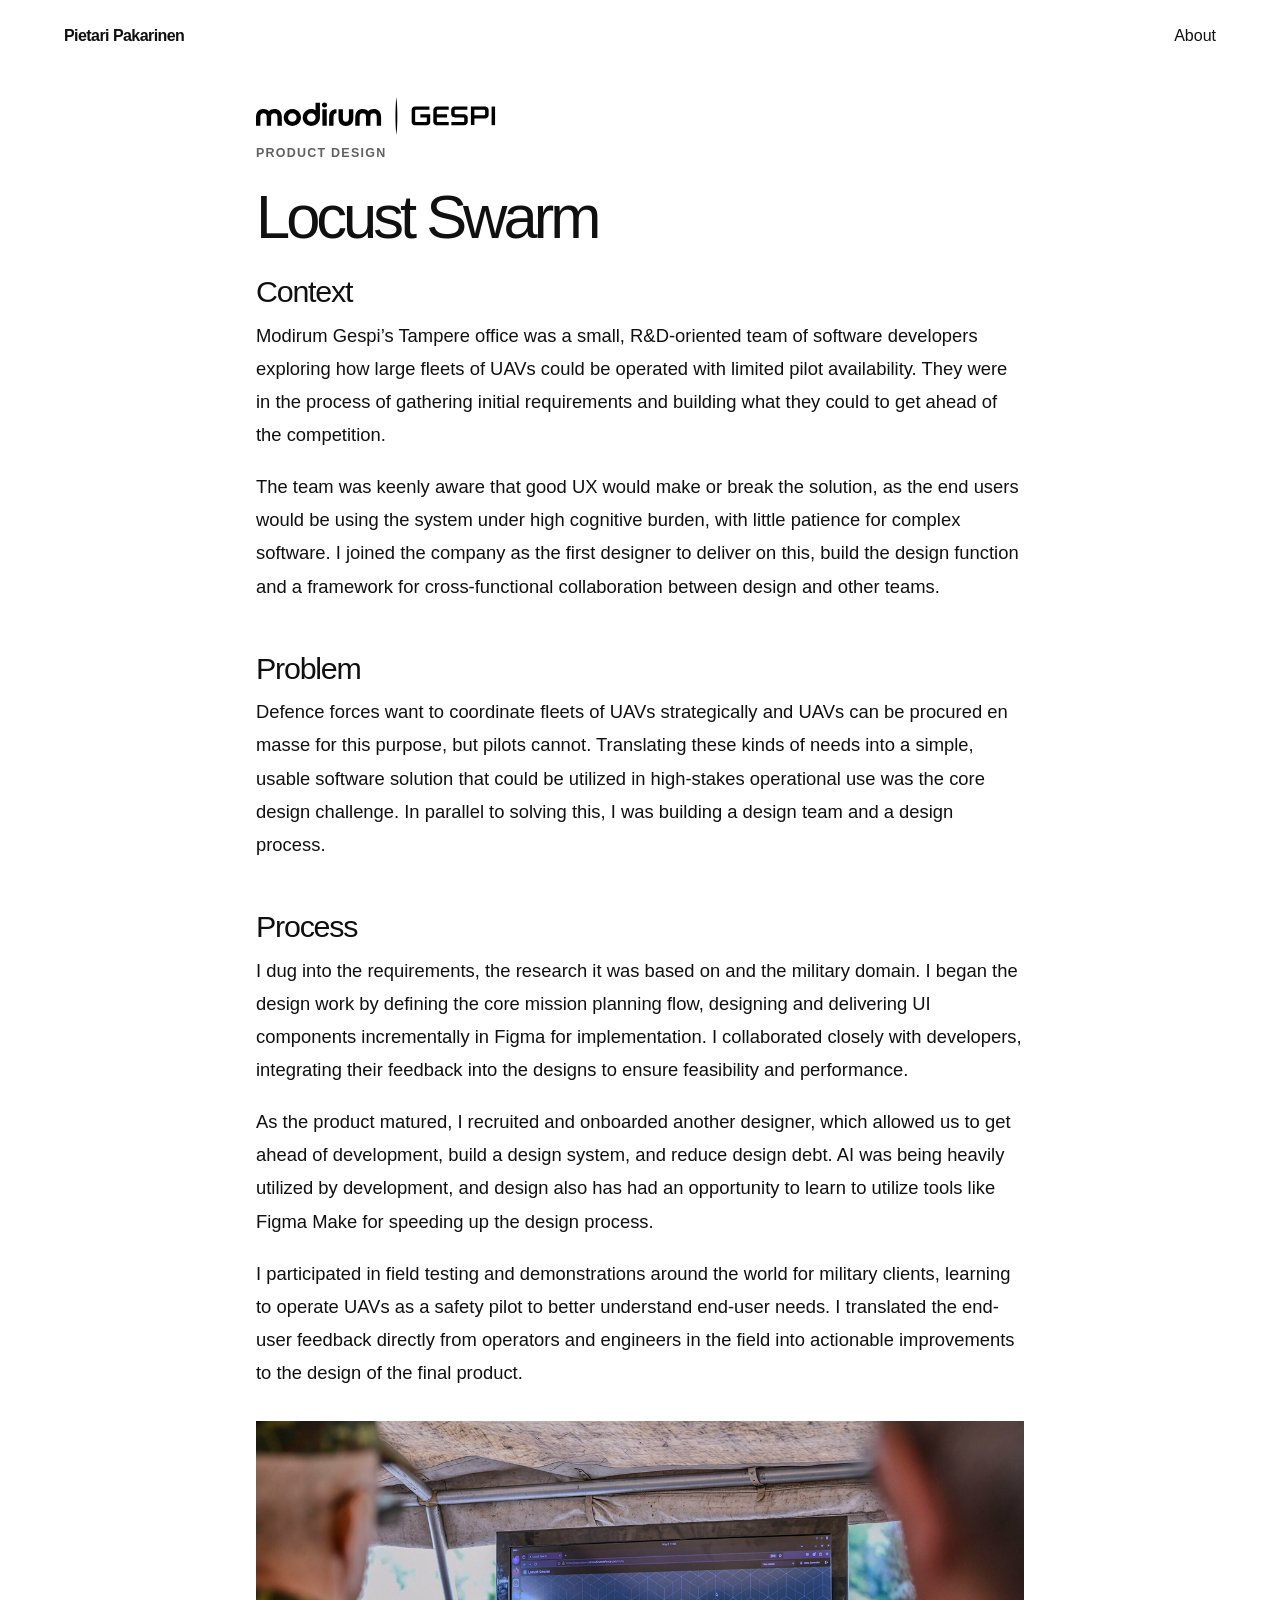
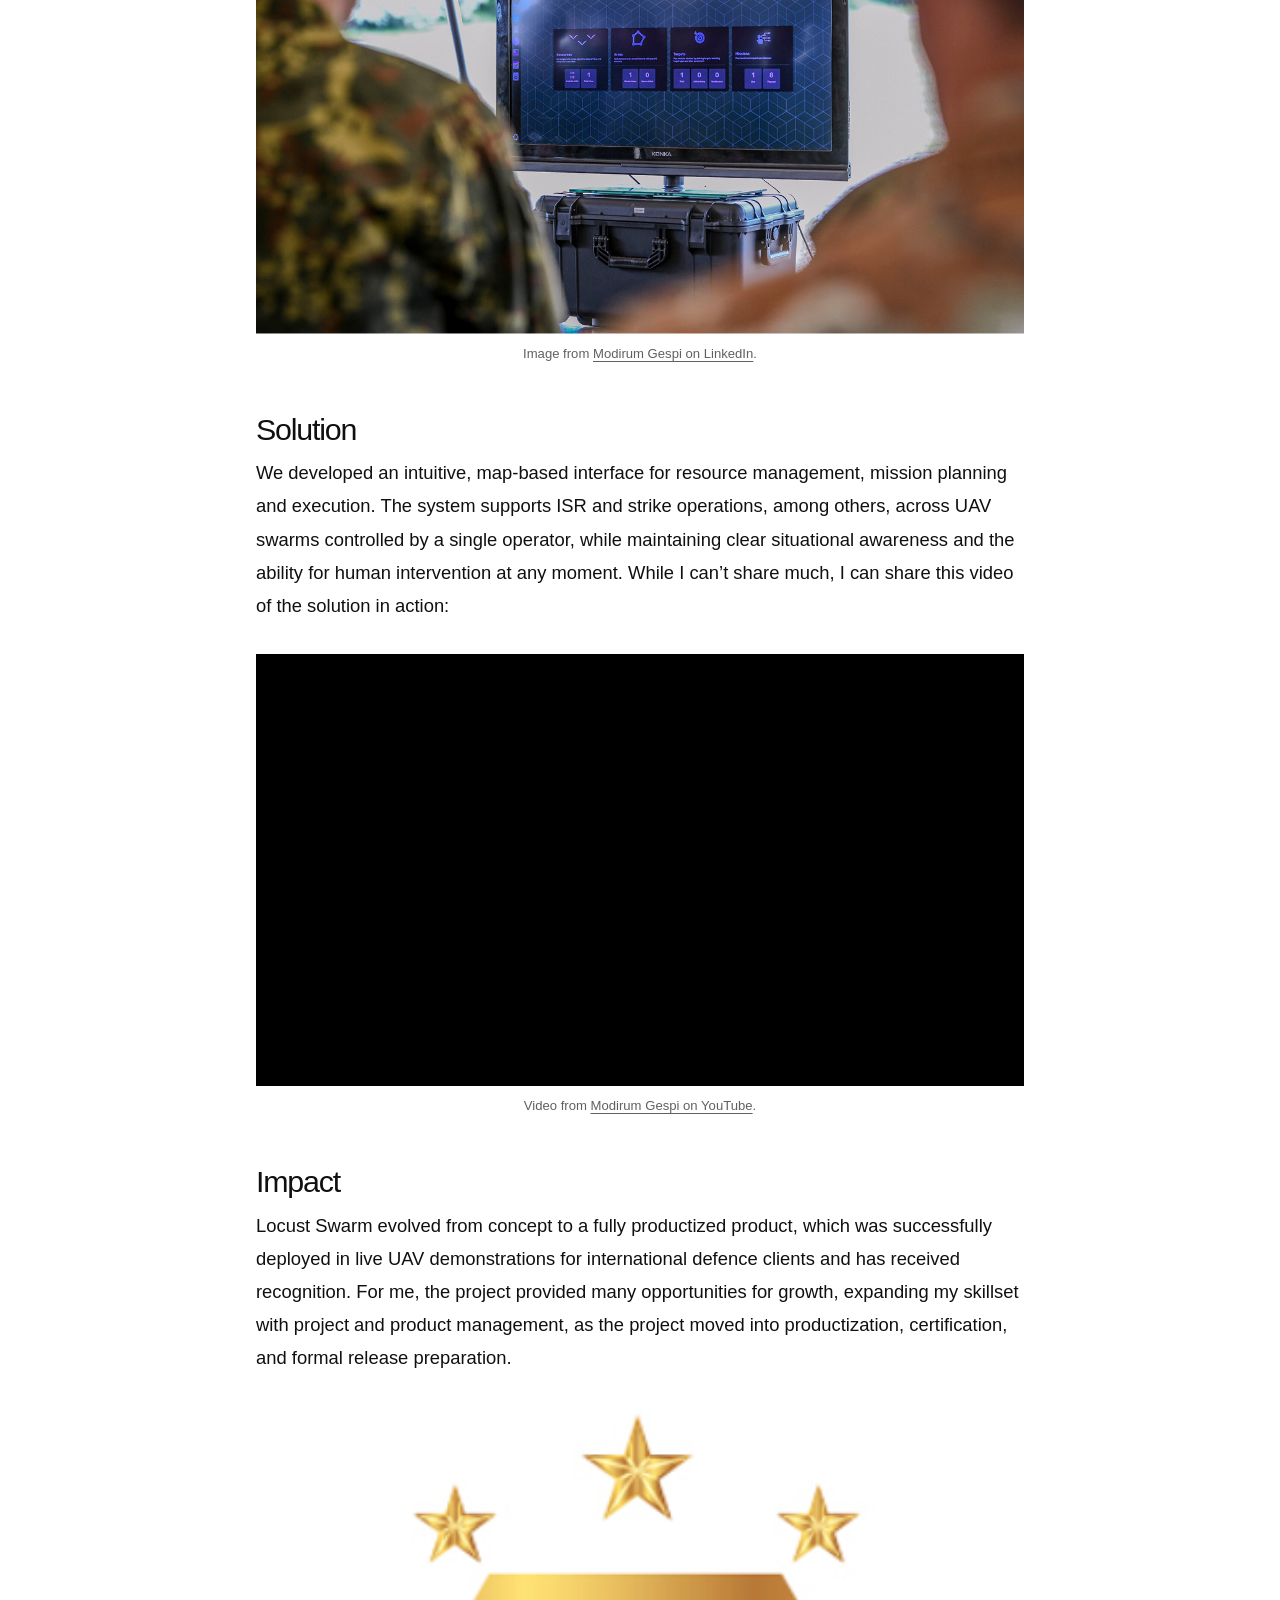
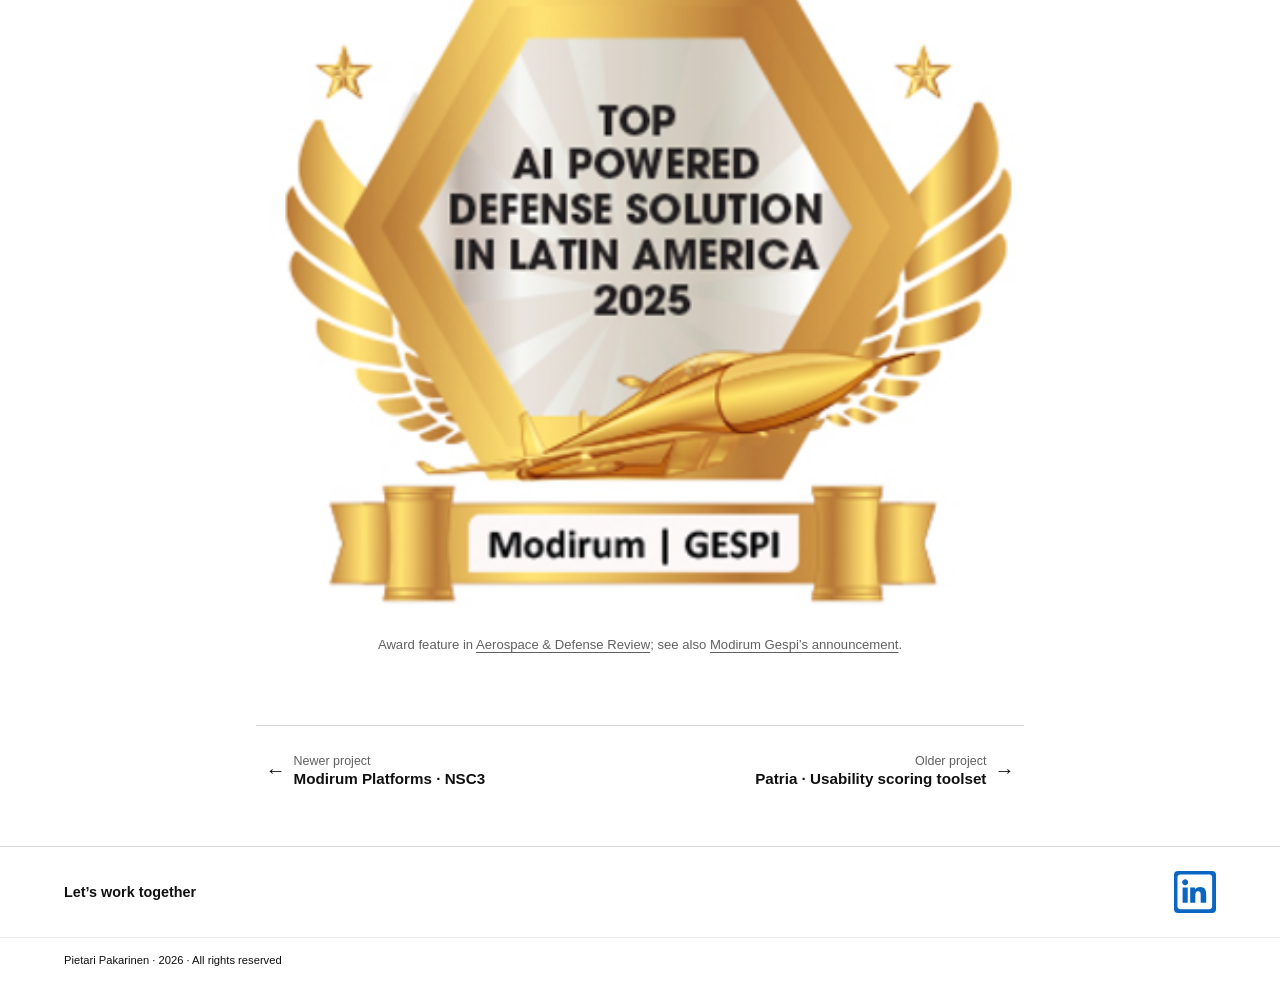
<file: work/locust-swarm/index.html>
<!doctype html>
<html lang="en">
  <head>
    <meta charset="utf-8"><meta name="viewport" content="width=device-width, initial-scale=1">
    <meta name="description" content="Modirum Gespi — Locust Swarm product design case study.">
    <title>Locust Swarm — Pietari Pakarinen</title><link rel="stylesheet" href="../../assets/css/site.css">
  </head>
  <body class="has-case-nav">
    <header class="page-header"><nav class="nav" aria-label="Main navigation"><a class="wordmark" href="../../index.html">Pietari Pakarinen</a><a class="nav-link" href="../../about/index.html">About</a></nav></header>
    <main class="case-study">
      <div class="case-brand"><img class="case-brand-logo" src="../../assets/images/modirum-gespi.svg" alt="Modirum Gespi"><p class="eyebrow">Product Design</p></div><h1>Locust Swarm</h1>
      <section class="case-section"><h2>Context</h2>
        <p>Modirum Gespi’s Tampere office was a small, R&amp;D-oriented team of software developers exploring how large fleets of UAVs could be operated with limited pilot availability. They were in the process of gathering initial requirements and building what they could to get ahead of the competition.</p>
        <p>The team was keenly aware that good UX would make or break the solution, as the end users would be using the system under high cognitive burden, with little patience for complex software. I joined the company as the first designer to deliver on this, build the design function and a framework for cross-functional collaboration between design and other teams.</p>
      </section>
      <section class="case-section"><h2>Problem</h2>
        <p>Defence forces want to coordinate fleets of UAVs strategically and UAVs can be procured en masse for this purpose, but pilots cannot. Translating these kinds of needs into a simple, usable software solution that could be utilized in high-stakes operational use was the core design challenge. In parallel to solving this, I was building a design team and a design process.</p>
      </section>
      <section class="case-section"><h2>Process</h2>
        <p>I dug into the requirements, the research it was based on and the military domain. I began the design work by defining the core mission planning flow, designing and delivering UI components incrementally in Figma for implementation. I collaborated closely with developers, integrating their feedback into the designs to ensure feasibility and performance.</p>
        <p>As the product matured, I recruited and onboarded another designer, which allowed us to get ahead of development, build a design system, and reduce design debt. AI was being heavily utilized by development, and design also has had an opportunity to learn to utilize tools like Figma Make for speeding up the design process.</p>
        <p>I participated in field testing and demonstrations around the world for military clients, learning to operate UAVs as a safety pilot to better understand end-user needs. I translated the end-user feedback directly from operators and engineers in the field into actionable improvements to the design of the final product.</p>
        <figure class="case-figure"><img src="../../assets/images/locust-swarm-demonstration.png" alt="Locust Swarm displayed during a military product demonstration"><figcaption>Image from <a href="https://www.linkedin.com/company/modirumgespi/posts/?feedView=all" target="_blank" rel="noreferrer">Modirum Gespi on LinkedIn</a>.</figcaption></figure>
      </section>
      <section class="case-section"><h2>Solution</h2>
        <p>We developed an intuitive, map-based interface for resource management, mission planning and execution. The system supports ISR and strike operations, among others, across UAV swarms controlled by a single operator, while maintaining clear situational awareness and the ability for human intervention at any moment. While I can’t share much, I can share this video of the solution in action:</p>
        <figure class="case-figure"><div class="video-embed"><iframe src="https://www.youtube-nocookie.com/embed/HYUrnVApU2I?rel=0" title="From ISR to Strike | Autonomy in Action - Modirum | Gespi" loading="lazy" allow="accelerometer; autoplay; clipboard-write; encrypted-media; gyroscope; picture-in-picture; web-share" referrerpolicy="strict-origin-when-cross-origin" allowfullscreen></iframe></div><figcaption>Video from <a href="https://www.youtube.com/watch?v=HYUrnVApU2I" target="_blank" rel="noreferrer">Modirum Gespi on YouTube</a>.</figcaption></figure>
      </section>
      <section class="case-section"><h2>Impact</h2>
        <p>Locust Swarm evolved from concept to a fully productized product, which was successfully deployed in live UAV demonstrations for international defence clients and has received recognition. For me, the project provided many opportunities for growth, expanding my skillset with project and product management, as the project moved into productization, certification, and formal release preparation.</p>
        <figure class="case-figure"><img src="../../assets/images/locust-swarm-recognition.png" alt="Modirum Gespi Top AI Powered Defense Solution in Latin America 2025 award"><figcaption>Award feature in <a href="https://www.aerospacedefensereview.com/modirum-gespi" target="_blank" rel="noreferrer">Aerospace &amp; Defense Review</a>; see also <a href="https://modirumgespi.com/en/news/modirum-gespi-named-top-ai-powered-defense-solution-latin-america" target="_blank" rel="noreferrer">Modirum Gespi’s announcement</a>.</figcaption></figure>
      </section>
    </main>
    <nav class="case-pagination" aria-label="Other case studies"><a href="../nsc3/index.html" aria-label="Newer project: NSC3"><span class="pagination-arrow" aria-hidden="true">←</span><span class="pagination-copy"><span class="pagination-label">Newer project</span><span class="pagination-destination">Modirum Platforms · NSC3</span></span></a><a href="../patria/index.html" aria-label="Older project: Patria — Usability scoring toolset"><span class="pagination-copy"><span class="pagination-label">Older project</span><span class="pagination-destination">Patria · Usability scoring toolset</span></span><span class="pagination-arrow" aria-hidden="true">→</span></a></nav>
    <footer class="site-footer"><p>Let’s work together</p><a class="linkedin-link" href="https://www.linkedin.com/in/pietari-pakarinen/" aria-label="LinkedIn profile"><svg viewBox="0 0 24 24" aria-hidden="true"><path d="M20.45 2H3.55C2.69 2 2 2.68 2 3.52v16.96c0 .84.69 1.52 1.55 1.52h16.9c.86 0 1.55-.68 1.55-1.52V3.52c0-.84-.69-1.52-1.55-1.52ZM7.93 18.35H4.96V9.5h2.97v8.85ZM6.45 8.29c-.96 0-1.73-.78-1.73-1.73s.77-1.73 1.73-1.73 1.73.78 1.73 1.73-.77 1.73-1.73 1.73Zm11.9 10.06h-2.96v-4.3c0-1.03-.02-2.35-1.43-2.35-1.44 0-1.66 1.12-1.66 2.28v4.37H9.34V9.5h2.84v1.21h.04c.4-.7 1.36-1.43 2.8-1.43 3 0 3.56 1.97 3.56 4.53v4.54Z"/></svg></a></footer><div class="copyright">Pietari Pakarinen · 2026 · All rights reserved</div>
  </body>
</html>
</file>
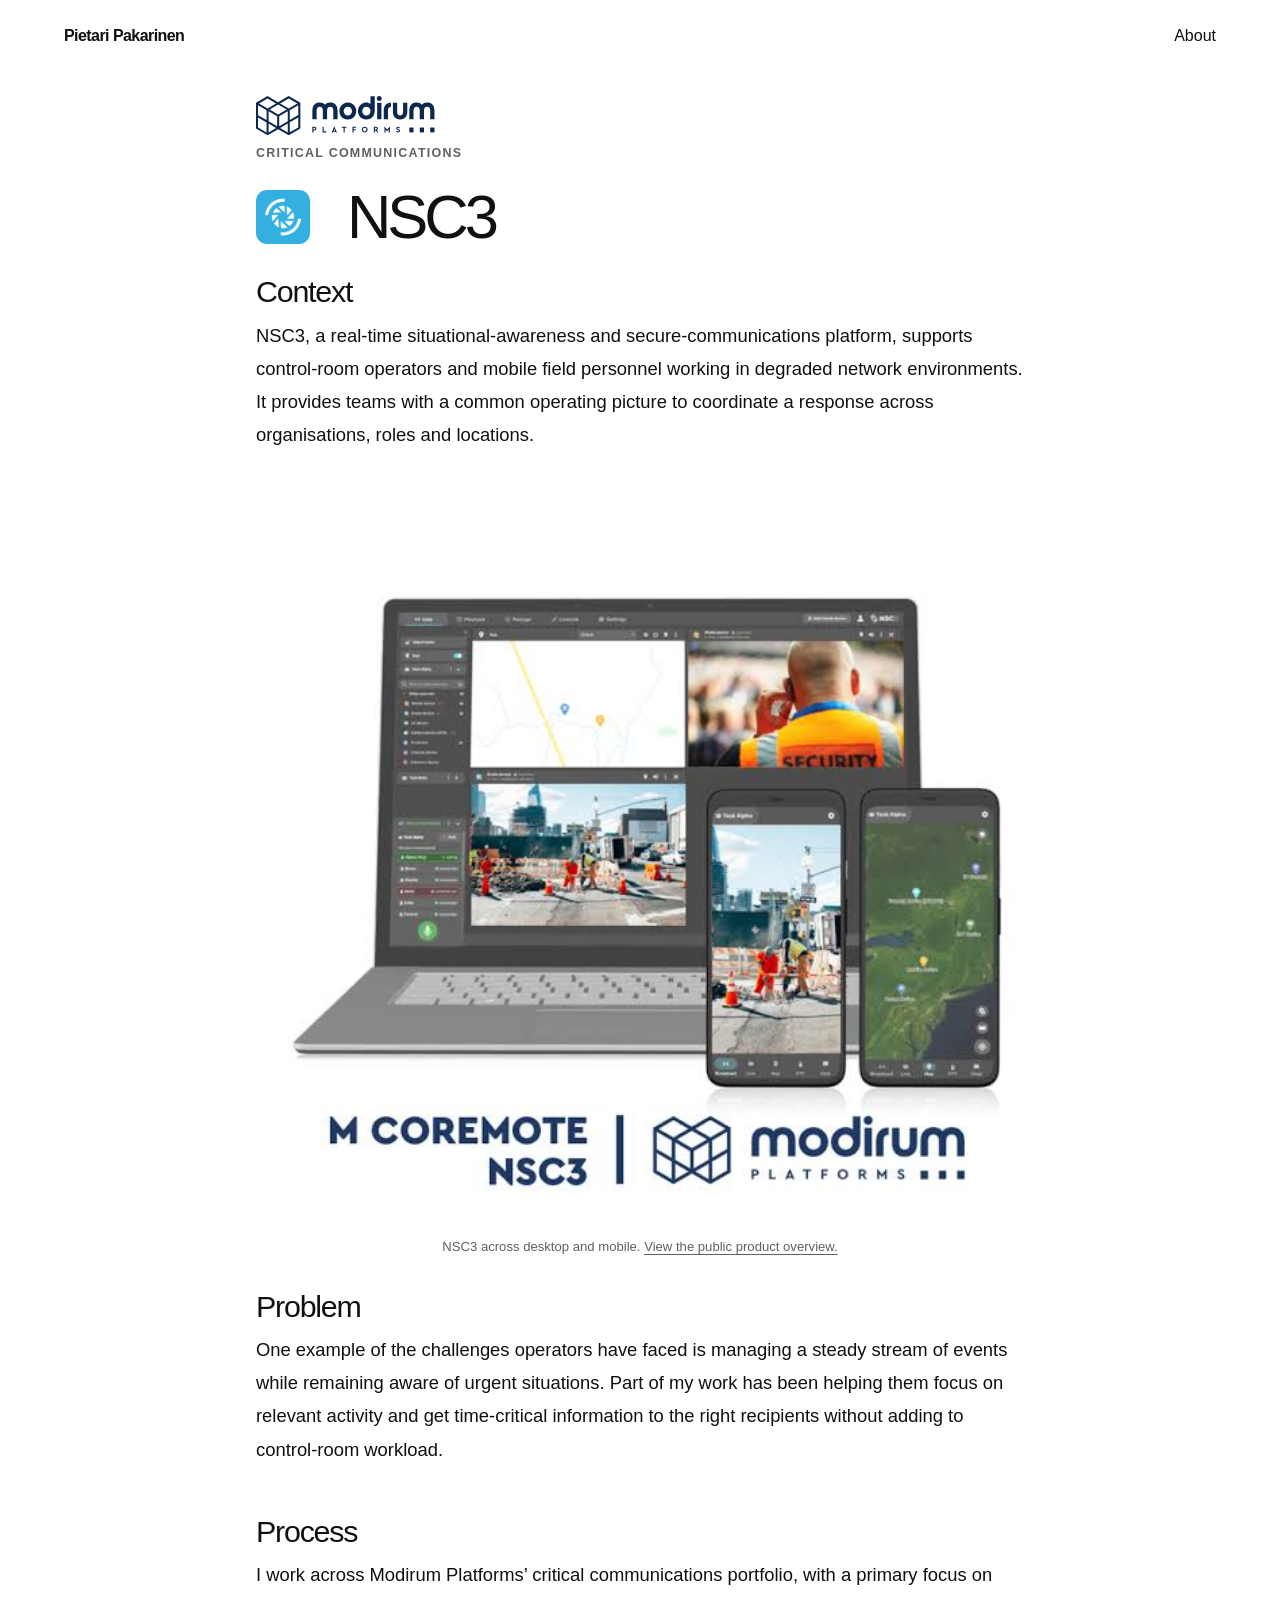
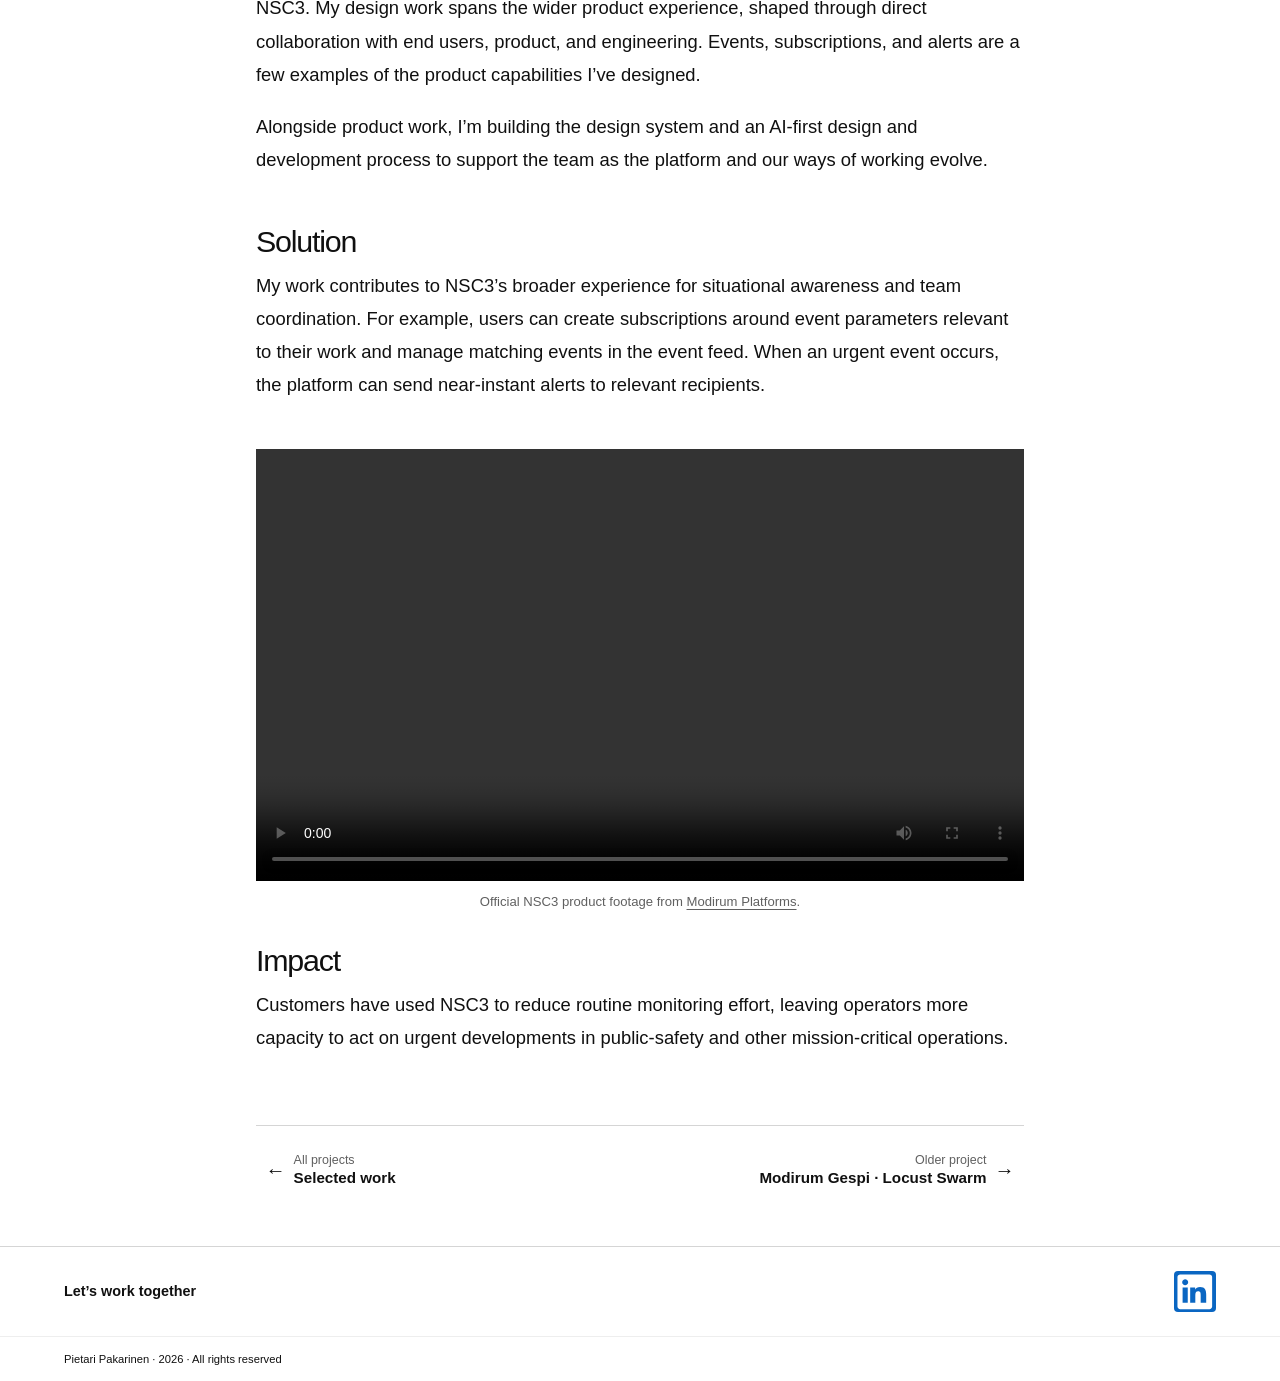
<file: work/nsc3/index.html>
<!doctype html>
<html lang="en">
  <head>
    <meta charset="utf-8">
    <meta name="viewport" content="width=device-width, initial-scale=1">
    <meta name="description" content="UX design for NSC3, a critical communications and situational-awareness platform.">
    <title>NSC3 — Pietari Pakarinen</title>
    <link rel="stylesheet" href="../../assets/css/site.css">
  </head>
  <body class="has-case-nav">
    <header class="page-header"><nav class="nav" aria-label="Main navigation"><a class="wordmark" href="../../index.html">Pietari Pakarinen</a><a class="nav-link" href="../../about/index.html">About</a></nav></header>
    <main class="case-study">
      <div class="case-brand"><img class="case-brand-logo" src="../../assets/images/modirum-platforms.svg" alt="Modirum Platforms"><p class="eyebrow">Critical communications</p></div>
      <div class="product-heading"><h1><img class="product-icon" src="../../assets/images/nsc3-app-icon.webp" alt=""><span>NSC3</span></h1></div>
      <section class="case-section"><h2>Context</h2><p>NSC3, a real-time situational-awareness and secure-communications platform, supports control-room operators and mobile field personnel working in degraded network environments. It provides teams with a common operating picture to coordinate a response across organisations, roles and locations.</p></section>
      <figure class="case-figure"><img src="../../assets/images/nsc3-product-overview.jpeg" alt="NSC3 product illustration showing a control-room view and mobile applications"><figcaption>NSC3 across desktop and mobile. <a href="https://modirumplatforms.com/en/platforms/critical-communication/nsc3" target="_blank" rel="noreferrer">View the public product overview.</a></figcaption></figure>
      <section class="case-section"><h2>Problem</h2><p>One example of the challenges operators have faced is managing a steady stream of events while remaining aware of urgent situations. Part of my work has been helping them focus on relevant activity and get time-critical information to the right recipients without adding to control-room workload.</p></section>
      <section class="case-section"><h2>Process</h2><p>I work across Modirum Platforms’ critical communications portfolio, with a primary focus on NSC3. My design work spans the wider product experience, shaped through direct collaboration with end users, product, and engineering. Events, subscriptions, and alerts are a few examples of the product capabilities I’ve designed.</p><p>Alongside product work, I’m building the design system and an AI-first design and development process to support the team as the platform and our ways of working evolve.</p></section>
      <section class="case-section"><h2>Solution</h2><p>My work contributes to NSC3’s broader experience for situational awareness and team coordination. For example, users can create subscriptions around event parameters relevant to their work and manage matching events in the event feed. When an urgent event occurs, the platform can send near-instant alerts to relevant recipients.</p></section>
      <figure class="case-figure"><div class="video-embed"><video controls playsinline preload="metadata" aria-label="Official NSC3 product video showing a road incident"><source src="https://modirumplatforms.com/storage/app/media/platforms/critical-com/nsc3/nsc3-for-fire-and-rescue-operations-by-modirum-defence.mp4" type="video/mp4">Your browser does not support embedded video. <a href="https://modirumplatforms.com/storage/app/media/platforms/critical-com/nsc3/nsc3-for-fire-and-rescue-operations-by-modirum-defence.mp4">Open the NSC3 video.</a></video></div><figcaption>Official NSC3 product footage from <a href="https://modirumplatforms.com/en/platforms/critical-communication/nsc3" target="_blank" rel="noreferrer">Modirum Platforms</a>.</figcaption></figure>
      <section class="case-section"><h2>Impact</h2><p>Customers have used NSC3 to reduce routine monitoring effort, leaving operators more capacity to act on urgent developments in public-safety and other mission-critical operations.</p></section>
    </main>
    <nav class="case-pagination" aria-label="Other case studies"><a href="../../index.html#work" aria-label="All projects"><span class="pagination-arrow" aria-hidden="true">←</span><span class="pagination-copy"><span class="pagination-label">All projects</span><span class="pagination-destination">Selected work</span></span></a><a href="../locust-swarm/index.html" aria-label="Older project: Locust Swarm"><span class="pagination-copy"><span class="pagination-label">Older project</span><span class="pagination-destination">Modirum Gespi · Locust Swarm</span></span><span class="pagination-arrow" aria-hidden="true">→</span></a></nav>
    <footer class="site-footer"><p>Let’s work together</p><a class="linkedin-link" href="https://www.linkedin.com/in/pietari-pakarinen/" aria-label="LinkedIn profile"><svg viewBox="0 0 24 24" aria-hidden="true"><path d="M20.45 2H3.55C2.69 2 2 2.68 2 3.52v16.96c0 .84.69 1.52 1.55 1.52h16.9c.86 0 1.55-.68 1.55-1.52V3.52c0-.84-.69-1.52-1.55-1.52ZM7.93 18.35H4.96V9.5h2.97v8.85ZM6.45 8.29c-.96 0-1.73-.78-1.73-1.73s.77-1.73 1.73-1.73 1.73.78 1.73 1.73-.77 1.73-1.73 1.73Zm11.9 10.06h-2.96v-4.3c0-1.03-.02-2.35-1.43-2.35-1.44 0-1.66 1.12-1.66 2.28v4.37H9.34V9.5h2.84v1.21h.04c.4-.7 1.36-1.43 2.8-1.43 3 0 3.56 1.97 3.56 4.53v4.54Z"/></svg></a></footer><div class="copyright">Pietari Pakarinen · 2026 · All rights reserved</div>
  </body>
</html>
</file>
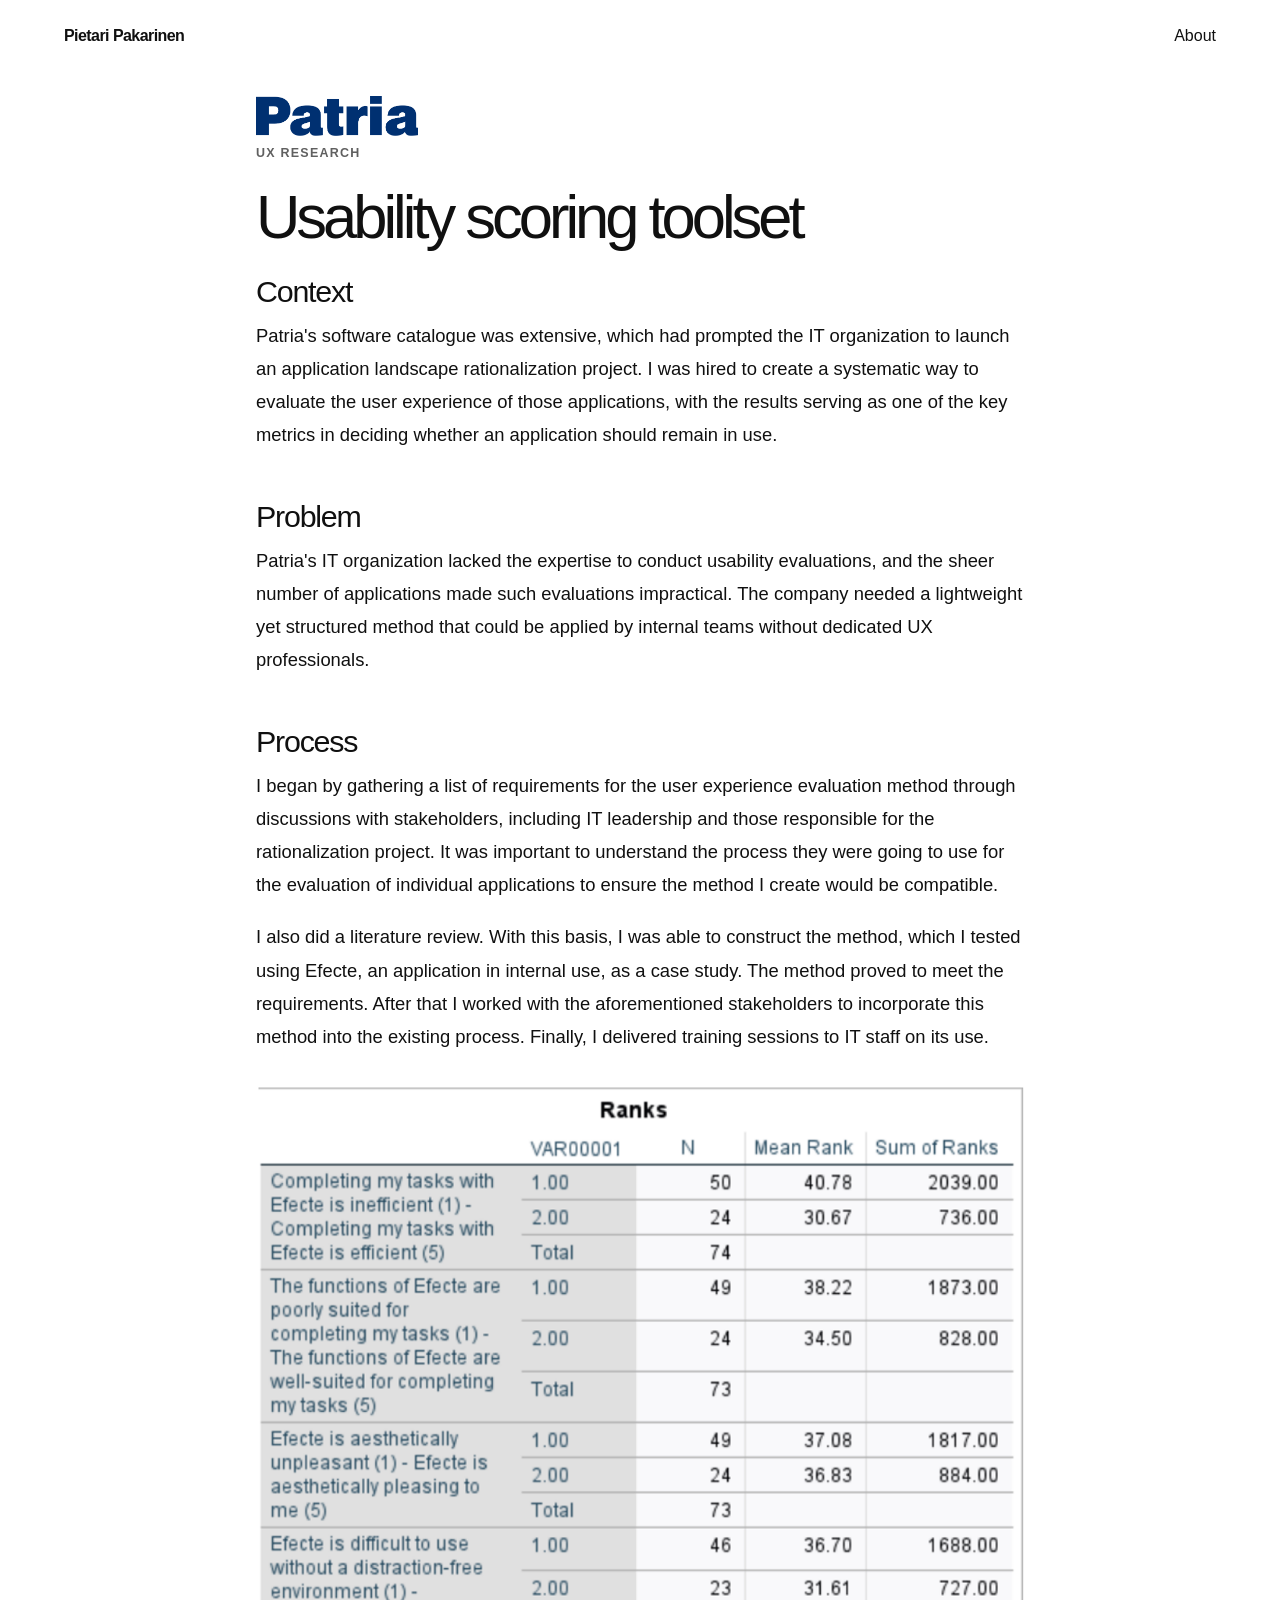
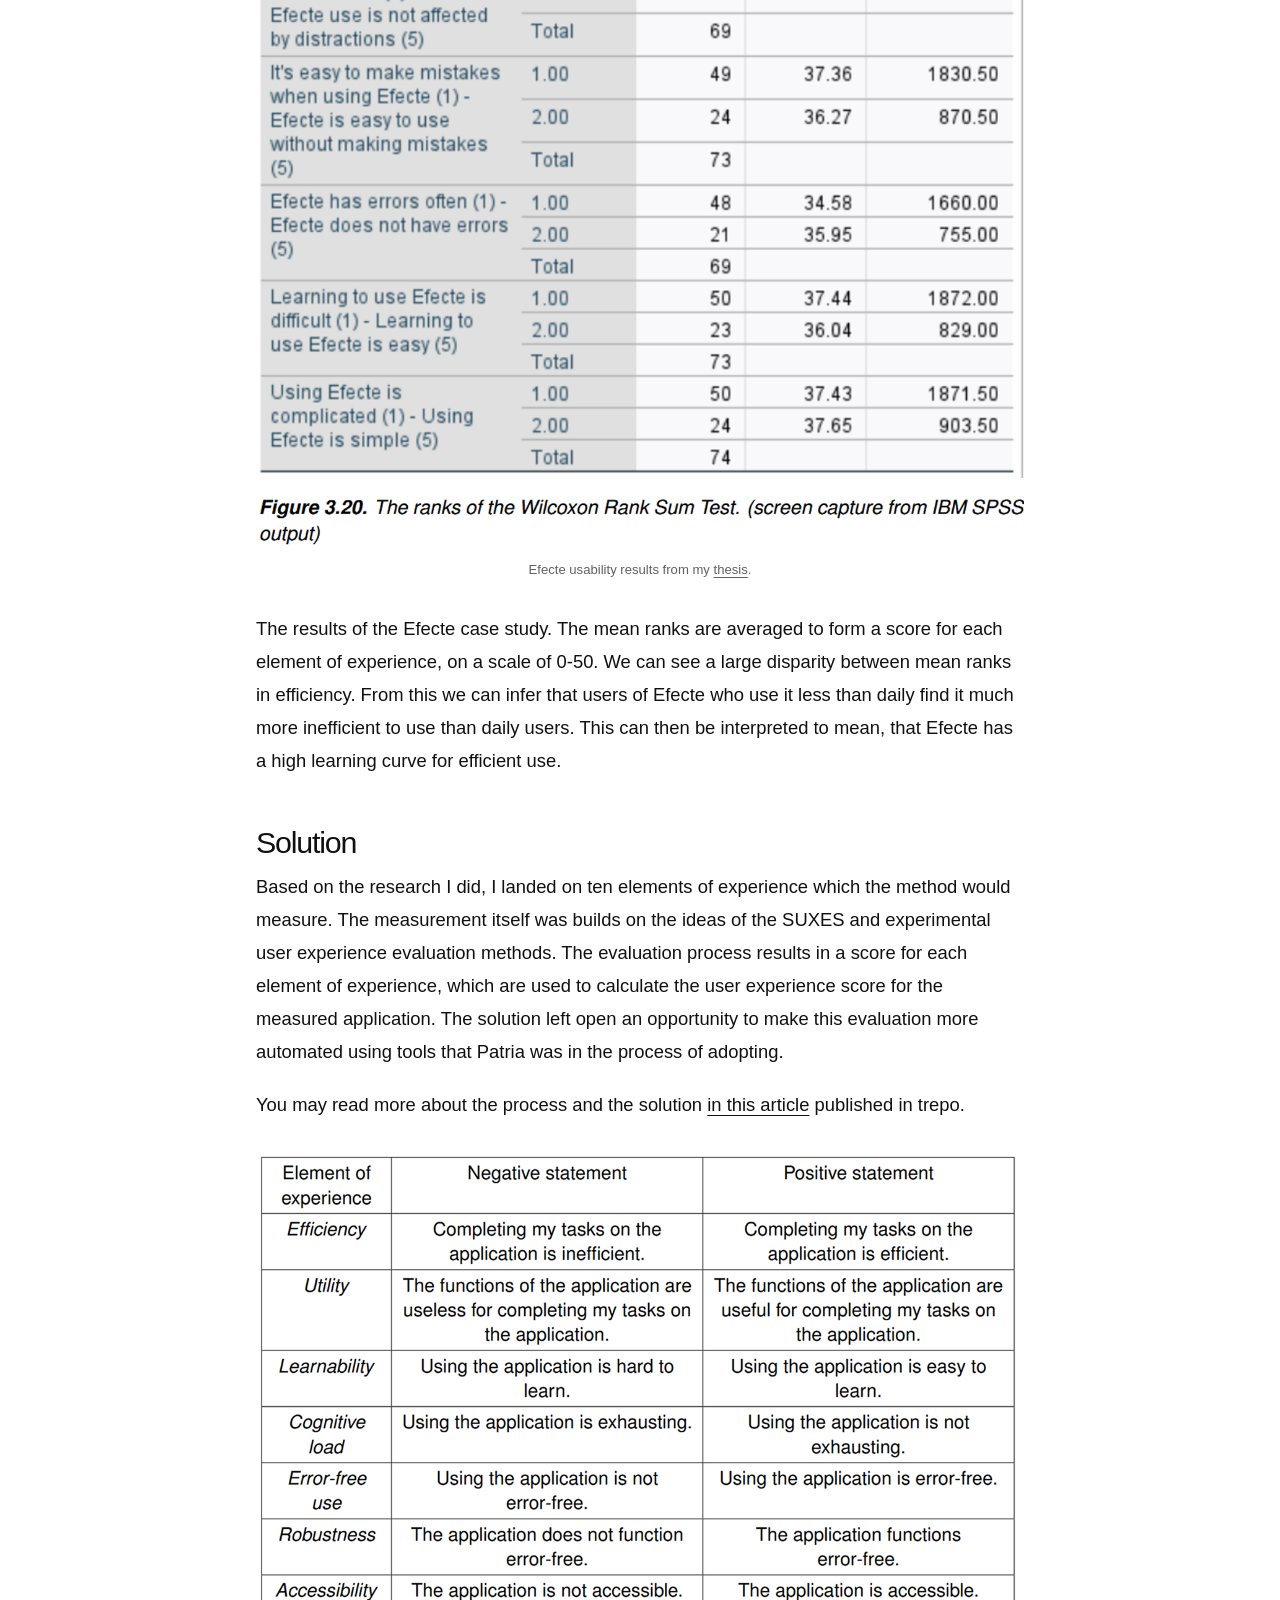
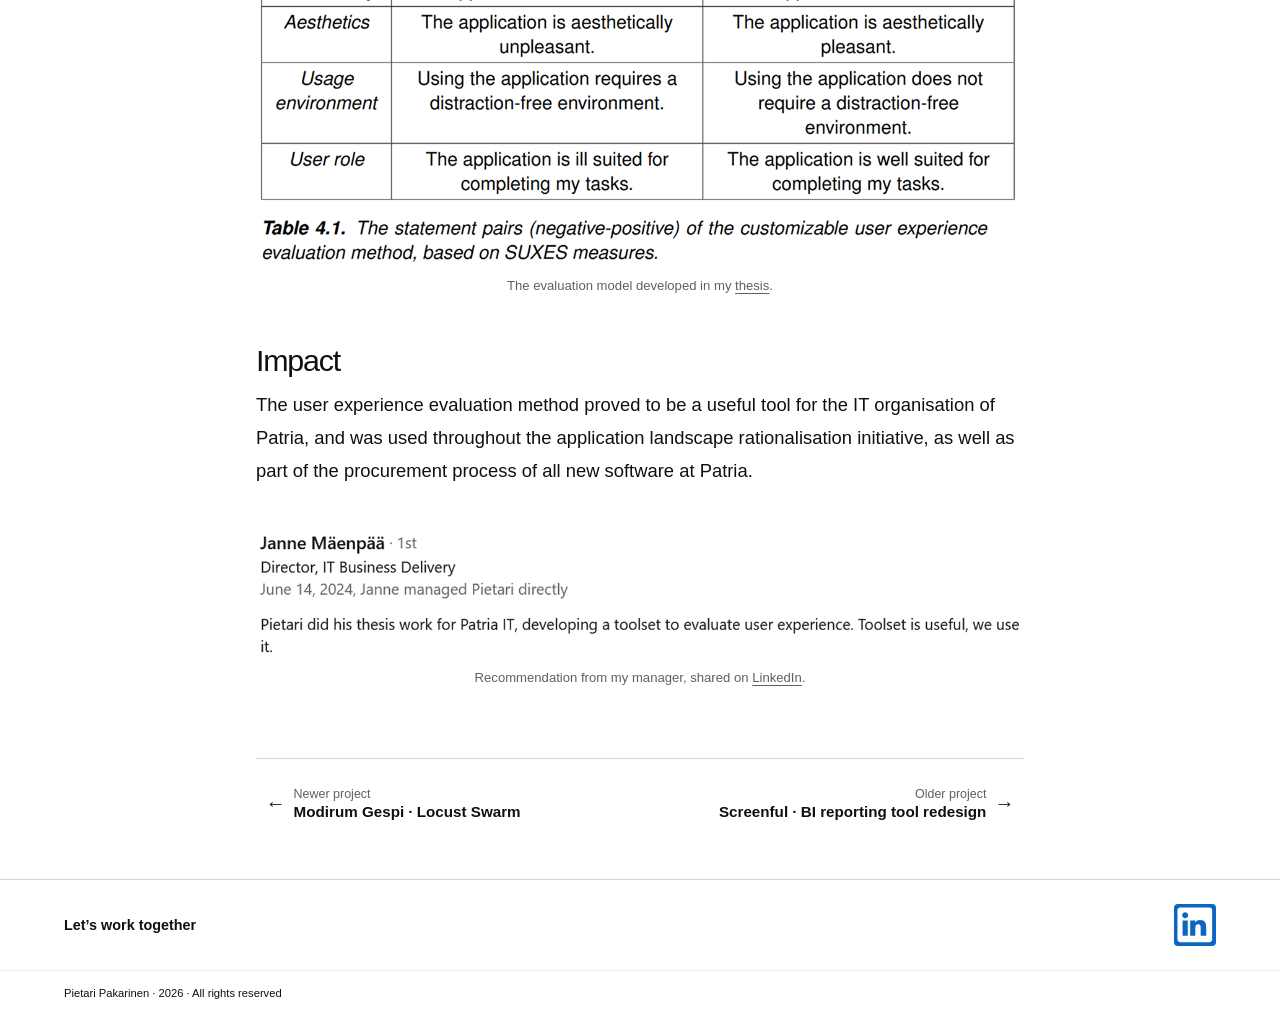
<file: work/patria/index.html>
<!doctype html>
<html lang="en">
  <head>
    <meta charset="utf-8"><meta name="viewport" content="width=device-width, initial-scale=1">
    <meta name="description" content="Patria — UX research and a toolset to evaluate user experience.">
    <title>Patria — Pietari Pakarinen</title><link rel="stylesheet" href="../../assets/css/site.css">
  </head>
  <body class="has-case-nav">
    <header class="page-header"><nav class="nav" aria-label="Main navigation"><a class="wordmark" href="../../index.html">Pietari Pakarinen</a><a class="nav-link" href="../../about/index.html">About</a></nav></header>
    <main class="case-study">
      <div class="case-brand"><img class="case-brand-logo" src="../../assets/images/patria.png" alt="Patria"><p class="eyebrow">UX Research</p></div><h1>Usability scoring toolset</h1>
      <section class="case-section"><h2>Context</h2>
        <p>Patria's software catalogue was extensive, which had prompted the IT organization to launch an application landscape rationalization project. I was hired to create a systematic way to evaluate the user experience of those applications, with the results serving as one of the key metrics in deciding whether an application should remain in use.</p>
      </section>
      <section class="case-section"><h2>Problem</h2>
        <p>Patria's IT organization lacked the expertise to conduct usability evaluations, and the sheer number of applications made such evaluations impractical. The company needed a lightweight yet structured method that could be applied by internal teams without dedicated UX professionals.</p>
      </section>
      <section class="case-section"><h2>Process</h2>
        <p>I began by gathering a list of requirements for the user experience evaluation method through discussions with stakeholders, including IT leadership and those responsible for the rationalization project. It was important to understand the process they were going to use for the evaluation of individual applications to ensure the method I create would be compatible.</p>
        <p>I also did a literature review. With this basis, I was able to construct the method, which I tested using Efecte, an application in internal use, as a case study. The method proved to meet the requirements. After that I worked with the aforementioned stakeholders to incorporate this method into the existing process. Finally, I delivered training sessions to IT staff on its use.</p>
        <figure class="case-figure"><img src="../../assets/images/patria-case-study.png" alt="Efecte case study results, with mean ranks from the Wilcoxon Rank Sum Test"><figcaption>Efecte usability results from my <a href="https://trepo.tuni.fi/handle/10024/157207" target="_blank" rel="noreferrer">thesis</a>.</figcaption></figure>
        <p>The results of the Efecte case study. The mean ranks are averaged to form a score for each element of experience, on a scale of 0-50. We can see a large disparity between mean ranks in efficiency. From this we can infer that users of Efecte who use it less than daily find it much more inefficient to use than daily users. This can then be interpreted to mean, that Efecte has a high learning curve for efficient use.</p>
      </section>
      <section class="case-section"><h2>Solution</h2>
        <p>Based on the research I did, I landed on ten elements of experience which the method would measure. The measurement itself was builds on the ideas of the SUXES and experimental user experience evaluation methods. The evaluation process results in a score for each element of experience, which are used to calculate the user experience score for the measured application. The solution left open an opportunity to make this evaluation more automated using tools that Patria was in the process of adopting.</p>
        <p class="external-link">You may read more about the process and the solution <a href="https://trepo.tuni.fi/bitstream/handle/10024/157207/Pakarinen%2cPietari.pdf?sequence=2&amp;isAllowed=y">in this article</a> published in trepo.</p>
        <figure class="case-figure"><img src="../../assets/images/patria-impact.png" alt="The ten experience elements and their negative and positive statements"><figcaption>The evaluation model developed in my <a href="https://trepo.tuni.fi/handle/10024/157207" target="_blank" rel="noreferrer">thesis</a>.</figcaption></figure>
      </section>
      <section class="case-section"><h2>Impact</h2>
        <p>The user experience evaluation method proved to be a useful tool for the IT organisation of Patria, and was used throughout the application landscape rationalisation initiative, as well as part of the procurement process of all new software at Patria.</p>
        <figure class="case-figure"><img src="../../assets/images/patria-endorsement.png" alt="Janne Mäenpää, Director of IT Business Delivery at Patria, recommends Pietari's thesis work and UX evaluation toolset"><figcaption>Recommendation from my manager, shared on <a href="https://www.linkedin.com/in/pietari-pakarinen/" target="_blank" rel="noreferrer">LinkedIn</a>.</figcaption></figure>
      </section>
    </main>
    <nav class="case-pagination" aria-label="Other case studies"><a href="../locust-swarm/index.html" aria-label="Newer project: Locust Swarm"><span class="pagination-arrow" aria-hidden="true">←</span><span class="pagination-copy"><span class="pagination-label">Newer project</span><span class="pagination-destination">Modirum Gespi · Locust Swarm</span></span></a><a href="../saucesoft/index.html" aria-label="Older project: Screenful — BI reporting tool redesign"><span class="pagination-copy"><span class="pagination-label">Older project</span><span class="pagination-destination">Screenful · BI reporting tool redesign</span></span><span class="pagination-arrow" aria-hidden="true">→</span></a></nav>
    <footer class="site-footer"><p>Let’s work together</p><a class="linkedin-link" href="https://www.linkedin.com/in/pietari-pakarinen/" aria-label="LinkedIn profile"><svg viewBox="0 0 24 24" aria-hidden="true"><path d="M20.45 2H3.55C2.69 2 2 2.68 2 3.52v16.96c0 .84.69 1.52 1.55 1.52h16.9c.86 0 1.55-.68 1.55-1.52V3.52c0-.84-.69-1.52-1.55-1.52ZM7.93 18.35H4.96V9.5h2.97v8.85ZM6.45 8.29c-.96 0-1.73-.78-1.73-1.73s.77-1.73 1.73-1.73 1.73.78 1.73 1.73-.77 1.73-1.73 1.73Zm11.9 10.06h-2.96v-4.3c0-1.03-.02-2.35-1.43-2.35-1.44 0-1.66 1.12-1.66 2.28v4.37H9.34V9.5h2.84v1.21h.04c.4-.7 1.36-1.43 2.8-1.43 3 0 3.56 1.97 3.56 4.53v4.54Z"/></svg></a></footer><div class="copyright">Pietari Pakarinen · 2026 · All rights reserved</div>
  </body>
</html>
</file>
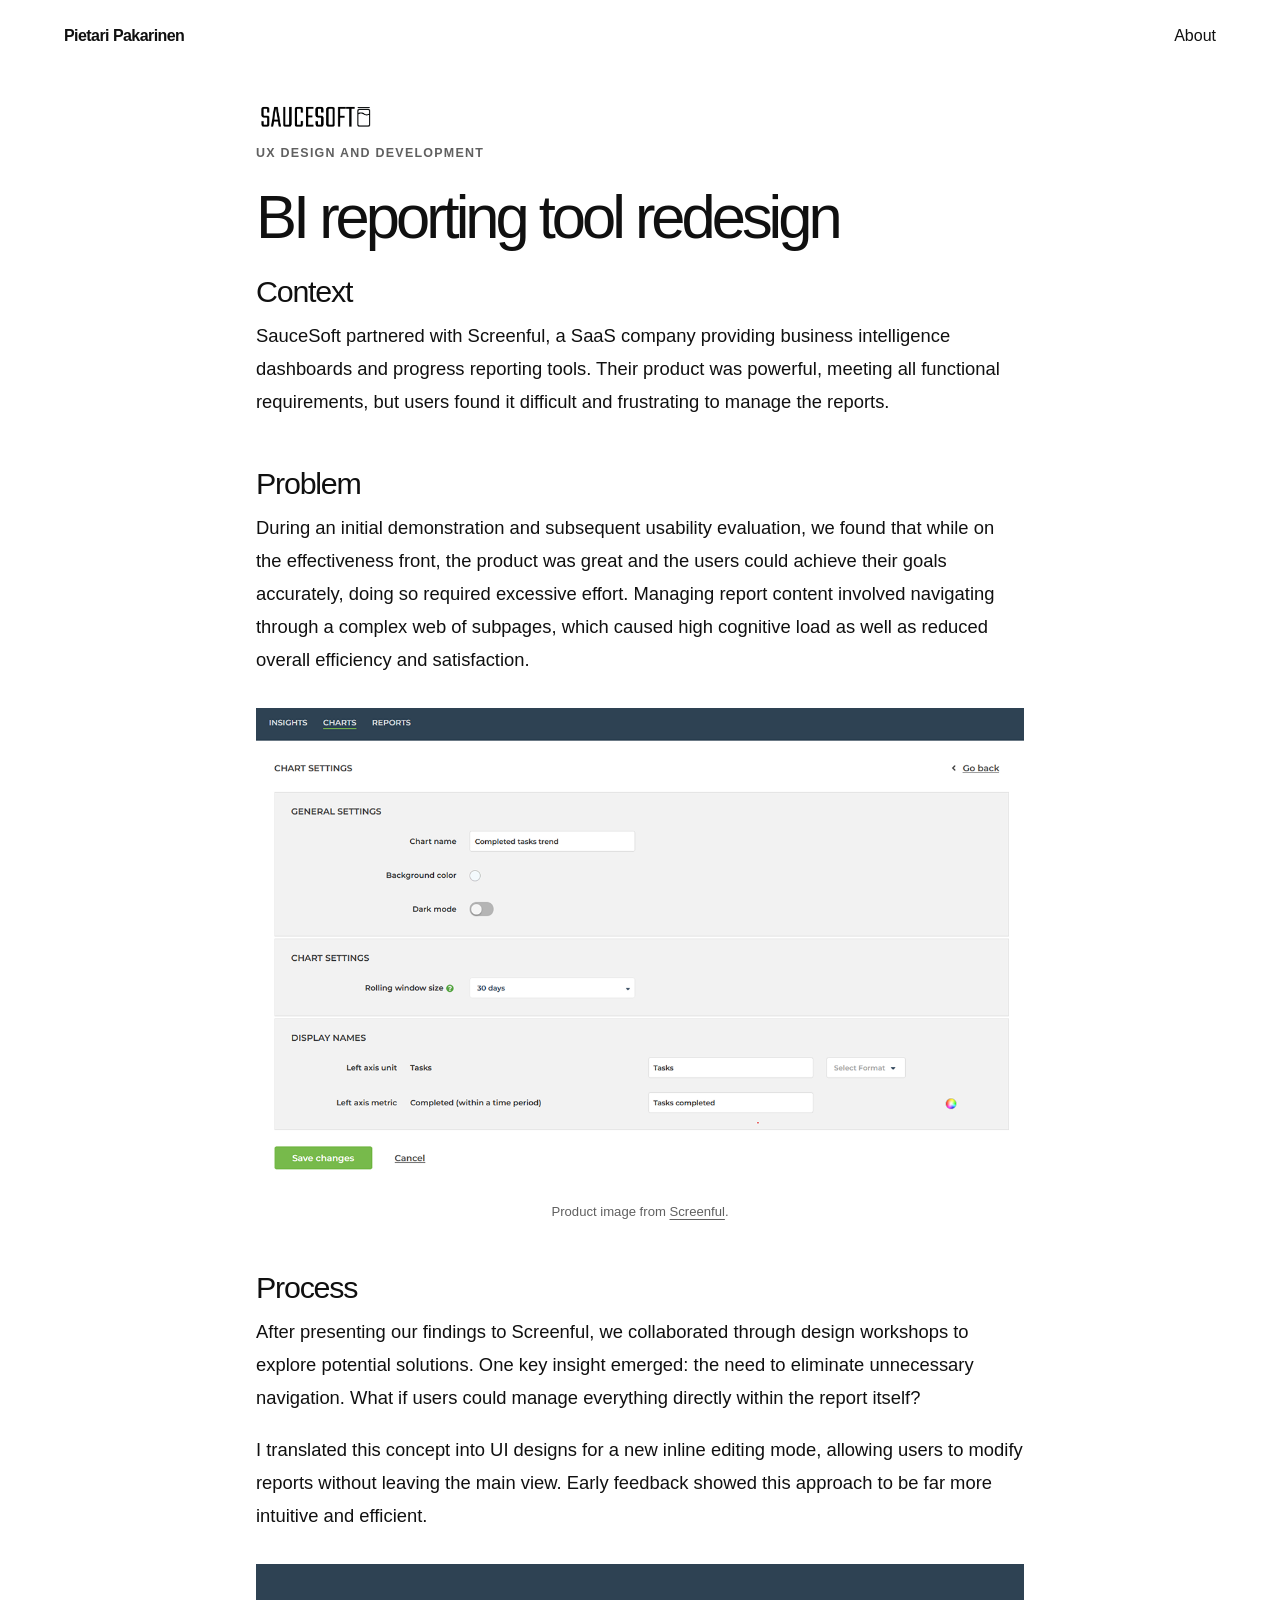
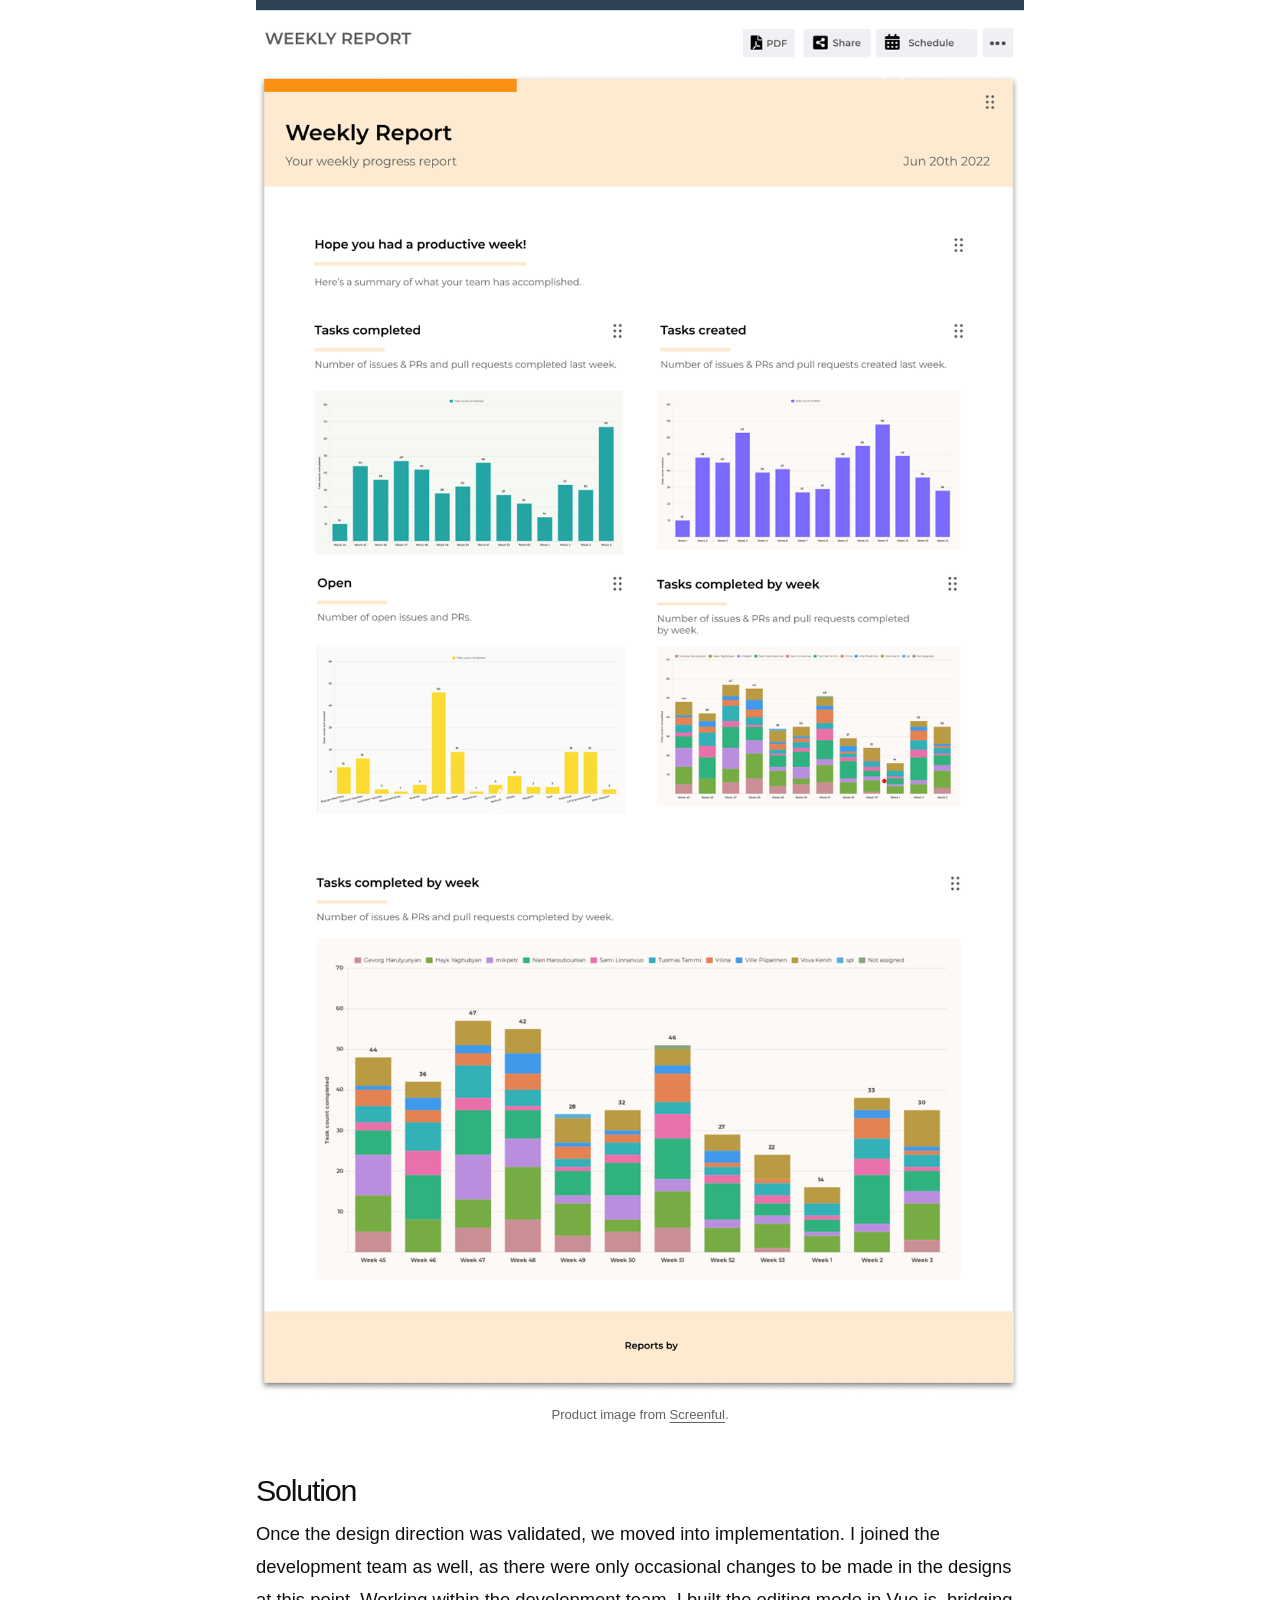
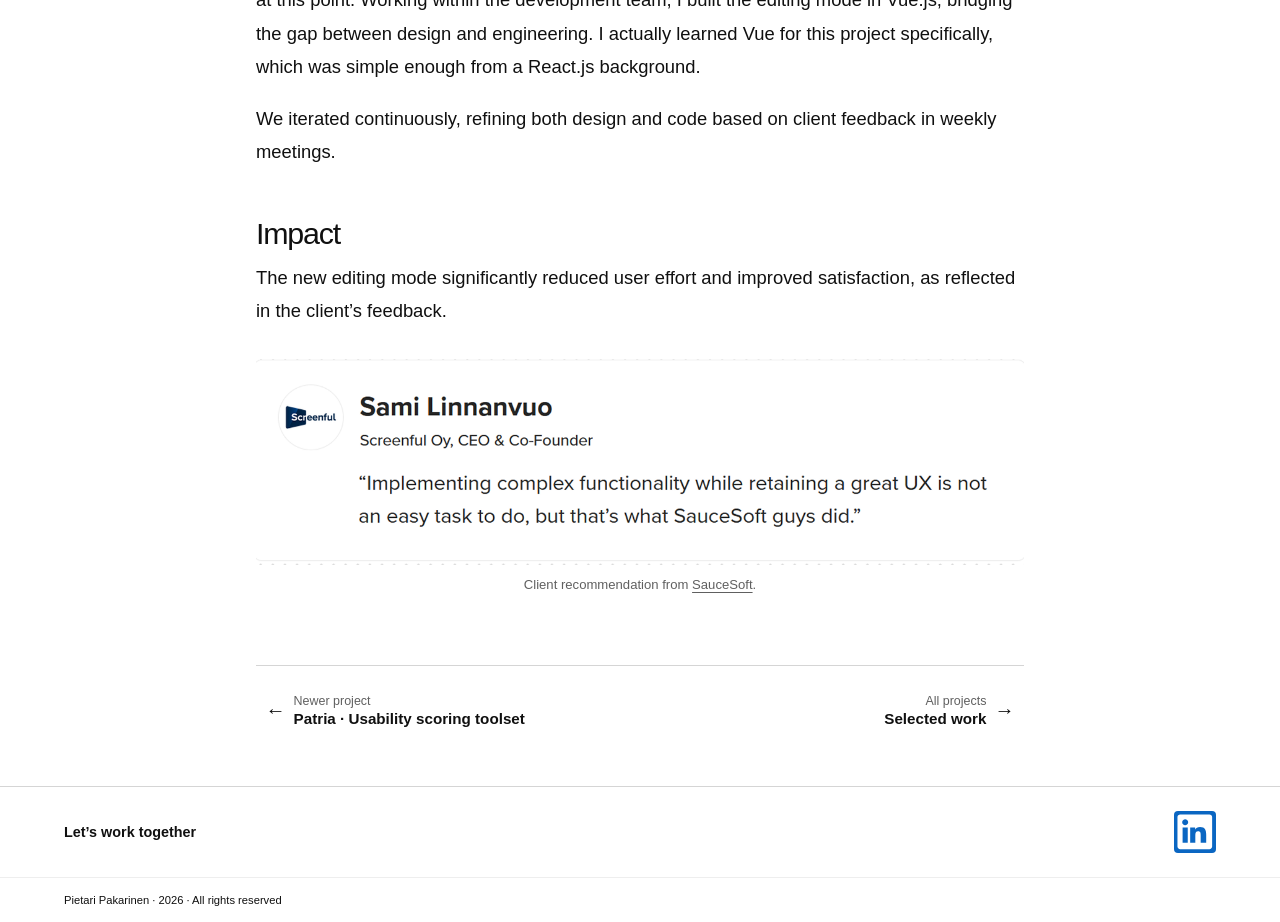
<file: work/saucesoft/index.html>
<!doctype html>
<html lang="en">
  <head>
    <meta charset="utf-8"><meta name="viewport" content="width=device-width, initial-scale=1">
    <meta name="description" content="SauceSoft — UX design and development for a business intelligence reporting tool.">
    <title>BI reporting tool redesign — Pietari Pakarinen</title><link rel="stylesheet" href="../../assets/css/site.css">
  </head>
  <body class="has-case-nav">
    <header class="page-header"><nav class="nav" aria-label="Main navigation"><a class="wordmark" href="../../index.html">Pietari Pakarinen</a><a class="nav-link" href="../../about/index.html">About</a></nav></header>
    <main class="case-study">
      <div class="case-brand"><img class="case-brand-logo" src="../../assets/images/saucesoft.png" alt="SauceSoft"><p class="eyebrow">UX Design and Development</p></div><h1>BI reporting tool redesign</h1>
      <section class="case-section"><h2>Context</h2>
        <p>SauceSoft partnered with Screenful, a SaaS company providing business intelligence dashboards and progress reporting tools. Their product was powerful, meeting all functional requirements, but users found it difficult and frustrating to manage the reports.</p>
      </section>
      <section class="case-section"><h2>Problem</h2>
        <p>During an initial demonstration and subsequent usability evaluation, we found that while on the effectiveness front, the product was great and the users could achieve their goals accurately, doing so required excessive effort. Managing report content involved navigating through a complex web of subpages, which caused high cognitive load as well as reduced overall efficiency and satisfaction.</p>
        <figure class="case-figure"><img src="../../assets/images/saucesoft-problem.png" alt="Screenful chart settings page showing the report configuration interface"><figcaption>Product image from <a href="https://screenful.com/" target="_blank" rel="noreferrer">Screenful</a>.</figcaption></figure>
      </section>
      <section class="case-section"><h2>Process</h2>
        <p>After presenting our findings to Screenful, we collaborated through design workshops to explore potential solutions. One key insight emerged: the need to eliminate unnecessary navigation. What if users could manage everything directly within the report itself?</p>
        <p>I translated this concept into UI designs for a new inline editing mode, allowing users to modify reports without leaving the main view. Early feedback showed this approach to be far more intuitive and efficient.</p>
        <figure class="case-figure"><img src="../../assets/images/saucesoft-solution.png" alt="Redesigned weekly report with editable dashboard charts"><figcaption>Product image from <a href="https://screenful.com/" target="_blank" rel="noreferrer">Screenful</a>.</figcaption></figure>
      </section>
      <section class="case-section"><h2>Solution</h2>
        <p>Once the design direction was validated, we moved into implementation. I joined the development team as well, as there were only occasional changes to be made in the designs at this point. Working within the development team, I built the editing mode in Vue.js, bridging the gap between design and engineering. I actually learned Vue for this project specifically, which was simple enough from a React.js background.</p>
        <p>We iterated continuously, refining both design and code based on client feedback in weekly meetings.</p>
      </section>
      <section class="case-section"><h2>Impact</h2>
        <p>The new editing mode significantly reduced user effort and improved satisfaction, as reflected in the client’s feedback.</p>
        <figure class="case-figure"><img src="../../assets/images/saucesoft-endorsement.png" alt="Screenful CEO Sami Linnanvuo endorses SauceSoft’s work improving the product’s user experience"><figcaption>Client recommendation from <a href="https://www.saucesoft.io/fi" target="_blank" rel="noreferrer">SauceSoft</a>.</figcaption></figure>
      </section>
    </main>
    <nav class="case-pagination" aria-label="Other case studies"><a href="../patria/index.html" aria-label="Newer project: Patria — Usability scoring toolset"><span class="pagination-arrow" aria-hidden="true">←</span><span class="pagination-copy"><span class="pagination-label">Newer project</span><span class="pagination-destination">Patria · Usability scoring toolset</span></span></a><a href="../../index.html#work" aria-label="All projects"><span class="pagination-copy"><span class="pagination-label">All projects</span><span class="pagination-destination">Selected work</span></span><span class="pagination-arrow" aria-hidden="true">→</span></a></nav>
    <footer class="site-footer"><p>Let’s work together</p><a class="linkedin-link" href="https://www.linkedin.com/in/pietari-pakarinen/" aria-label="LinkedIn profile"><svg viewBox="0 0 24 24" aria-hidden="true"><path d="M20.45 2H3.55C2.69 2 2 2.68 2 3.52v16.96c0 .84.69 1.52 1.55 1.52h16.9c.86 0 1.55-.68 1.55-1.52V3.52c0-.84-.69-1.52-1.55-1.52ZM7.93 18.35H4.96V9.5h2.97v8.85ZM6.45 8.29c-.96 0-1.73-.78-1.73-1.73s.77-1.73 1.73-1.73 1.73.78 1.73 1.73-.77 1.73-1.73 1.73Zm11.9 10.06h-2.96v-4.3c0-1.03-.02-2.35-1.43-2.35-1.44 0-1.66 1.12-1.66 2.28v4.37H9.34V9.5h2.84v1.21h.04c.4-.7 1.36-1.43 2.8-1.43 3 0 3.56 1.97 3.56 4.53v4.54Z"/></svg></a></footer><div class="copyright">Pietari Pakarinen · 2026 · All rights reserved</div>
  </body>
</html>
</file>
<file: assets/css/site.css>
:root {
  color-scheme: light;
  --ink: #101010;
  --muted: #606060;
  --line: #d5d5d5;
  --wash: #f7f9fa;
  --page-gutter: clamp(1rem, 2vw, 2rem);
  font-family: Manrope, Arial, sans-serif;
  color: var(--ink);
  background: #fff;
  font-synthesis: none;
  text-rendering: optimizeLegibility;
}

* { box-sizing: border-box; }
html { scroll-behavior: smooth; }
body { margin: 0; min-width: 0; }
a { color: inherit; }
a:focus-visible { outline: 3px solid #1565c0; outline-offset: 4px; }

.site-header, .page-header { padding: 0 var(--page-gutter); }
.page-header { width: min(100% - (2 * var(--page-gutter)), 65rem); margin: 0 auto; padding: 0; }
.has-case-nav .page-header { width: min(100% - (2 * var(--page-gutter)), 48rem); margin: 0 auto; padding: 0; }
.nav { display: flex; align-items: center; justify-content: space-between; gap: 1rem; padding: 1.1rem 0 1.5rem; }
.wordmark, .nav-link { display: inline-flex; align-items: center; min-height: 2.5rem; padding: .35rem 0; text-decoration: none; font-size: clamp(.95rem, 1.7vw, 1.2rem); }
.wordmark { font-weight: 700; letter-spacing: -.035em; }
.nav-link { border-bottom: 1px solid transparent; transition: border-color .18s ease, color .18s ease; }
.nav-link:hover { color: var(--muted); border-color: currentColor; }

.hero { display: grid; grid-template-columns: minmax(0, 1.25fr) minmax(18rem, .75fr); grid-template-rows: clamp(24rem, 42vw, 34rem); align-items: stretch; gap: 0; padding-bottom: clamp(2.5rem, 5vw, 5rem); }
.hero-intro { display: flex; grid-column: 1; grid-row: 1; align-items: center; width: 100%; margin: 0; padding: clamp(1.5rem, 5vw, 4rem); background: var(--wash); font-size: clamp(1.45rem, 2.2vw, 1.9rem); line-height: 1.45; letter-spacing: -.035em; }
.hero-photo { display: block; grid-column: 2; grid-row: 1; width: 100%; height: 100%; min-height: 0; object-fit: cover; object-position: 50% 0%; }

.work-section { padding: 0 var(--page-gutter) clamp(3rem, 7vw, 6rem); }
.section-heading { max-width: 48rem; margin: 0 0 1.5rem; }
.eyebrow { margin: 0 0 .6rem; color: var(--muted); font-size: .78rem; font-weight: 700; letter-spacing: .1em; text-transform: uppercase; }
.case-brand { display: grid; justify-items: start; gap: .6rem; margin-bottom: 1.5rem; }
.case-brand-logo { display: block; width: auto; max-width: min(100%, 15rem); height: 2.5rem; object-fit: contain; object-position: left center; }
.case-brand .eyebrow { margin: 0; }
.product-heading { margin: 1.5rem 0; }
.product-heading h1 { display: flex; align-items: center; gap: .6em; margin: 0 !important; }
.product-icon { display: block; width: .88em; flex: 0 0 auto; aspect-ratio: 1; border-radius: .18em; }
.section-heading h1 { margin: 0; font-size: clamp(1.5rem, 3vw, 2.4rem); letter-spacing: -.045em; font-weight: 500; }
.project-grid { display: grid; grid-template-columns: repeat(2, minmax(0, 1fr)); gap: clamp(1.5rem, 3.3vw, 3rem) clamp(1rem, 2.4vw, 2rem); }
.project-card { display: flex; min-width: 0; flex-direction: column; gap: .85rem; padding-top: 1rem; border-top: 1px solid var(--line); text-decoration: none; }
.project-card:hover .project-art { background: #eef1f3; }
.project-card:active .project-art { background: #e9eef0; }
.project-art { display: flex; min-height: 14rem; width: 100%; flex-direction: column; align-items: flex-start; justify-content: center; gap: 1.25rem; padding: clamp(1.25rem, 3vw, 2.5rem); border-radius: 1.25rem; background: var(--wash); transition: background .18s ease; }
.project-art p { max-width: 34rem; margin: 0; text-align: left; font-size: clamp(.95rem, 1.4vw, 1.05rem); line-height: 1.55; }
.brand-logo { display: block; max-width: 70%; max-height: 5rem; object-fit: contain; }
.brand-logo--platforms { width: min(19rem, 75%); max-height: 5.3rem; }
.brand-logo--gespi { width: min(16rem, 72%); }
.brand-logo--patria { width: min(10.5rem, 55%); }
.brand-logo--saucesoft { width: min(12rem, 62%); }
.project-label { display: flex; flex-wrap: wrap; align-items: baseline; gap: .2rem .7rem; font-size: .92rem; line-height: 1.4; }
.project-title { font-size: clamp(1.15rem, 2vw, 1.5rem); font-weight: 600; letter-spacing: -.035em; }
.project-label { order: -1; }
.project-art .brand-logo { max-height: 3rem; width: auto; max-width: 65%; }
.project-category { color: var(--muted); }
.project-cta { display: inline-flex; align-items: baseline; gap: .3em; margin-left: auto; color: var(--muted); font-size: .82rem; font-weight: 600; line-height: 1.4; text-decoration: none; white-space: nowrap; transition: color .18s ease; }
.project-cta span { display: inline-block; transition: transform .18s ease; }
.project-card:hover .project-cta, .project-card:focus-visible .project-cta, .project-card:active .project-cta { color: var(--ink); text-decoration: underline; text-underline-offset: .2em; }
.project-card:hover .project-cta span, .project-card:focus-visible .project-cta span { transform: translateX(.18rem); }

.editorial, .case-study { width: min(100% - (2 * var(--page-gutter)), 65rem); margin: clamp(2rem, 6vw, 5rem) auto clamp(4rem, 8vw, 7rem); }
.case-study { width: min(100% - (2 * var(--page-gutter)), 48rem); margin-top: clamp(1rem, 2vw, 1.5rem); }
.about-layout { display: grid; grid-template-columns: minmax(0, 1fr) 16rem; gap: 1.75rem 4rem; width: min(100% - (2 * var(--page-gutter)), 64rem); margin-top: 3rem; }
.editorial h1, .case-study h1 { margin: 0 0 1.5rem; font-size: clamp(2.5rem, 6.4vw, 5.5rem); font-weight: 500; line-height: 1.08; letter-spacing: -.065em; }
.case-study h1 { font-size: clamp(2.75rem, 4.8vw, 4.5rem); }
.editorial p:not(.eyebrow), .case-section p { font-size: clamp(1rem, 1.5vw, 1.15rem); line-height: 1.8; }
.lead { max-width: 54rem; font-size: clamp(1.25rem, 2.4vw, 1.7rem) !important; line-height: 1.55 !important; letter-spacing: -.025em; }
.about-opening { grid-column: 1; max-width: 39rem; }
.about-layout h1 { font-size: clamp(3.5rem, 7vw, 6rem); letter-spacing: -.06em; }
.about-layout p.about-introduction { margin: 0; font-size: clamp(1.25rem, 2vw, 1.65rem); line-height: 1.55; letter-spacing: -.025em; }
.about-photo { grid-column: 2; grid-row: 1 / span 2; align-self: start; margin: .35rem 0 0; }
.about-portrait { display: block; width: 100%; height: auto; aspect-ratio: 4 / 3; object-fit: cover; object-position: center; }
.about-photo figcaption { margin-top: .75rem; color: var(--muted); font-size: .78rem; line-height: 1.6; }
.about-copy { grid-column: 1; max-width: 39rem; min-width: 0; }
.about-layout .about-copy p { margin: 0 0 1.25rem; font-size: 1.075rem; line-height: 1.75; }
.about-layout .about-copy p:last-child { margin-bottom: 0; }

.case-study > .lead { margin: 0 auto 2rem; }
.case-section { max-width: 48rem; margin: 0 auto 3rem; }
.case-section h2 { margin: 0 0 .6rem; font-size: clamp(1.4rem, 2.4vw, 1.9rem); font-weight: 500; letter-spacing: -.04em; }
.case-section h3 { margin: 1.8rem 0 .6rem; font-size: 1.2rem; font-weight: 600; }
.case-section p { margin: .5rem 0 1.2rem; }
.case-figure { width: min(100%, 48rem); margin: 2rem auto; }
.case-figure--recognition { width: min(100%, 28rem); }
.case-figure img { display: block; width: 100%; height: auto; margin: 0 auto; object-fit: contain; }
.case-figure figcaption { margin-top: .65rem; color: var(--muted); font-size: .82rem; line-height: 1.5; text-align: center; }
.case-figure figcaption a { text-underline-offset: .2em; }
.video-embed { width: 100%; aspect-ratio: 16 / 9; margin: 0; background: #000; }
.video-embed iframe { display: block; width: 100%; height: 100%; border: 0; }
.video-embed video { display: block; width: 100%; height: 100%; object-fit: contain; }
.asset-placeholder { display: grid; min-height: 14rem; margin: 2rem 0; padding: 1.5rem; place-items: center; border: 1px dashed #aaa; background: var(--wash); color: var(--muted); text-align: center; line-height: 1.6; }
.about-note .asset-placeholder { min-height: 24rem; aspect-ratio: 3 / 4; }
.content-note { max-width: 48rem; padding: 1.3rem 1.5rem; background: var(--wash); line-height: 1.6; }
.content-note p { margin: .4rem 0 0; }
.external-link { margin-top: 2rem; }
.external-link a { text-underline-offset: .2em; }
.case-pagination { display: grid; grid-template-columns: repeat(2, minmax(0, 1fr)); width: min(100% - (2 * var(--page-gutter)), 48rem); margin: -2rem auto 3rem; gap: 1rem; padding-top: 1rem; border-top: 1px solid var(--line); }
.case-pagination a { display: flex; min-width: 0; min-height: 3.5rem; align-items: center; gap: .5rem; padding: .6rem; border-radius: .25rem; text-decoration: none; transition: color .18s ease, background-color .18s ease; }
.case-pagination a:last-child { justify-content: flex-end; text-align: right; }
.case-pagination a:hover, .case-pagination a:focus-visible { color: var(--ink); background: #eceff1; }
.pagination-arrow { flex: 0 0 auto; font-size: 1.25rem; line-height: 1; }
.pagination-copy { display: grid; gap: .12rem; }
.pagination-label { font-size: .78rem; color: var(--muted); }
.pagination-destination { display: block; font-size: .95rem; font-weight: 600; overflow-wrap: anywhere; }

.site-footer { display: flex; align-items: center; justify-content: space-between; gap: 1rem; padding: 1.5rem var(--page-gutter); border-top: 1px solid var(--line); }
.editorial ~ .site-footer, .editorial ~ .copyright { padding-right: max(var(--page-gutter), calc((100vw - 65rem) / 2)); padding-left: max(var(--page-gutter), calc((100vw - 65rem) / 2)); }
.has-case-nav .site-footer, .has-case-nav .copyright { padding-right: max(var(--page-gutter), calc((100vw - 48rem) / 2)); padding-left: max(var(--page-gutter), calc((100vw - 48rem) / 2)); }
.site-footer p { margin: 0; font-size: .9rem; font-weight: 700; }
.linkedin-link { display: grid; width: 2.6rem; height: 2.6rem; place-items: center; border-radius: .25rem; color: #fff; background: #0a66c2; text-decoration: none; }
.linkedin-link svg { width: 100%; height: 100%; fill: currentColor; }
.linkedin-link span { font-size: 1.7rem; font-weight: 700; letter-spacing: -.1em; }
.copyright { padding: 1rem var(--page-gutter); border-top: 1px solid #eee; font-size: .7rem; }

@media (min-width: 1500px) { .site-header, .work-section, .site-footer, .copyright { padding-right: max(var(--page-gutter), calc((100vw - 1440px) / 2)); padding-left: max(var(--page-gutter), calc((100vw - 1440px) / 2)); } }
@media (max-width: 760px) {
  .hero { position: relative; display: grid; min-height: 0; grid-template-columns: minmax(0, 1fr); grid-template-rows: auto; padding-bottom: 2.5rem; }
  .hero-intro { position: relative; z-index: 1; grid-column: 1; grid-row: 1; align-self: end; width: 100%; padding: clamp(1.25rem, 4vw, 2rem); font-size: clamp(1.35rem, 3.5vw, 1.65rem); line-height: 1.4; }
  .hero-photo { grid-column: 1; grid-row: 1; justify-self: center; align-self: start; width: min(100%, 24rem); height: auto; max-height: none; aspect-ratio: 2 / 3; object-position: 50% 50%; }
  .project-grid { gap: 1.75rem 1rem; }
  .project-label { font-size: .82rem; }
}
@media (max-width: 560px) {
  .hero-intro { padding: 1.25rem var(--page-gutter); font-size: clamp(1.25rem, 4vw, 1.5rem); }
  .nav { gap: .75rem; padding: .8rem 0 1rem; }
  .wordmark, .nav-link { min-height: 2.5rem; padding: .35rem 0; font-size: .95rem; }
  .project-grid { grid-template-columns: 1fr; gap: 1.5rem; }
  .project-art p { font-size: .95rem; }
  .project-label { font-size: .88rem; }
  .case-pagination { gap: .5rem; }
}
@media (prefers-reduced-motion: reduce) { html { scroll-behavior: auto; } *, *::before, *::after { transition-duration: .01ms !important; } }

/* Shared navigation and the first revised homepage / case-study pass. */
:root { --accent: #1c5363; --site-width: 72rem; }
button { font: inherit; }
button:focus-visible { outline: 3px solid #1565c0; outline-offset: 4px; }
.skip-link { position: fixed; z-index: 10; top: 1rem; left: 1rem; padding: .75rem 1rem; color: #fff; background: var(--ink); transform: translateY(-200%); }
.skip-link:focus { transform: translateY(0); }
.page-header, .has-case-nav .page-header { width: min(100% - (2 * var(--page-gutter)), var(--site-width)); }
.nav { width: min(100%, var(--site-width)); margin-inline: auto; padding-block: 1rem; }
.nav-links { display: flex; align-items: center; gap: clamp(1.25rem, 3vw, 2rem); }
.wordmark, .nav-link { font-size: 1rem; }
.site-footer, .copyright, .has-case-nav .site-footer, .has-case-nav .copyright, .editorial ~ .site-footer, .editorial ~ .copyright { padding-inline: max(var(--page-gutter), calc((100vw - var(--site-width)) / 2)); }
.contact-link { display: inline-flex; align-items: center; gap: .65rem; min-height: 2.75rem; font-size: .9rem; font-weight: 600; text-underline-offset: .25em; }
.contact-link svg { width: 1.35rem; height: 1.35rem; fill: currentColor; color: var(--accent); }

.home-hero { display: grid; grid-template-columns: minmax(0, 1fr) 16rem; align-items: center; gap: clamp(3rem, 8vw, 8rem); width: min(100%, var(--site-width)); margin: 2.25rem auto 4.5rem; }
.home-intro h1 { max-width: 18ch; margin: .85rem 0 1.25rem; font-size: clamp(2.75rem, 5.2vw, 4.6rem); line-height: 1.08; letter-spacing: -.055em; font-weight: 500; }
.home-intro .eyebrow { font-size: .72rem; letter-spacing: .07em; }
.home-deck { max-width: 40rem; margin: 0 0 1.6rem; font-size: clamp(1.05rem, 1.5vw, 1.2rem); line-height: 1.7; color: #414141; }
.text-action { display: inline-flex; align-items: center; gap: .9rem; min-height: 2.75rem; font-size: .95rem; font-weight: 600; text-underline-offset: .3em; text-decoration-thickness: 1px; }
.text-action span { color: var(--accent); }
.home-portrait { margin: 0; }
.home-portrait img { display: block; width: 100%; height: auto; aspect-ratio: 1; object-fit: cover; object-position: 50% 16%; }
.home-portrait figcaption { margin-top: .75rem; max-width: 27ch; color: var(--muted); font-size: .75rem; line-height: 1.6; }
.selected-work { width: min(100% - (2 * var(--page-gutter)), var(--site-width)); margin: 0 auto 5rem; }
#work, .case-section { scroll-margin-top: 1.5rem; }
.work-heading { display: flex; justify-content: space-between; align-items: baseline; gap: 1rem 2rem; padding-top: 1.5rem; margin-bottom: 1.75rem; border-top: 1px solid var(--line); }
.work-heading h2 { margin: 0; font-size: 1.75rem; font-weight: 500; letter-spacing: -.04em; }
.work-heading > p { max-width: 33rem; margin: 0; color: var(--muted); font-size: .9rem; line-height: 1.6; }
.work-grid { display: grid; grid-template-columns: repeat(2, minmax(0, 1fr)); gap: 3rem 2rem; }
.work-card { display: flex; flex-direction: column; min-width: 0; color: var(--ink); text-decoration: none; }
.work-preview { display: flex; align-items: center; justify-content: center; width: 100%; aspect-ratio: 16 / 10; overflow: hidden; background: var(--wash); border: 1px solid #e9ecec; }
.work-preview > img { display: block; width: 100%; height: 100%; object-fit: cover; transition: transform .25s ease; }
.work-preview--nsc3 { background: #1a1a1a; }
.work-preview--nsc3 > img { width: 100%; object-fit: contain; }
.work-preview--locust > img { object-position: 50% 42%; }
.work-preview--screenful { padding: 1.75rem 2.25rem 0; background: #edf1f1; }
.work-preview--screenful > img { object-position: top; box-shadow: 0 0 0 1px #d9dede; }
.work-preview--research { padding: clamp(.75rem, 1.75vw, 1.5rem); background: #f2f5f5; }
.work-preview--research > img { object-fit: contain; }
.work-card-copy { display: contents; }
.work-meta { order: 0; margin: 0 0 .45rem; color: var(--muted); font-size: .76rem; line-height: 1.5; }
.work-card .work-preview { order: 3; }
.work-title { display: flex; align-items: baseline; justify-content: space-between; gap: .75rem; }
.work-card .work-title { order: 1; }
.work-title h3 { margin: 0; font-size: clamp(1.35rem, 2.1vw, 1.75rem); font-weight: 600; line-height: 1.25; letter-spacing: -.04em; }
.work-title > span { color: var(--accent); font-size: 1.3rem; transition: transform .18s ease; }
.work-card-copy > p:not(.work-meta) { order: 2; max-width: none; min-height: 4.95em; margin: .65rem 0 1rem; font-size: 1rem; line-height: 1.65; }
.work-discipline { order: 4; margin-top: .8rem; color: var(--muted); font-size: .76rem; line-height: 1.6; }
.work-card:hover .work-title h3, .work-card:focus-visible .work-title h3 { text-decoration: underline; text-underline-offset: .2em; }
.work-card:hover .work-title > span { transform: translate(.12rem, -.12rem); }
.work-card:hover .work-preview > img { transform: scale(1.015); }

.case-study--revised { width: min(100% - (2 * var(--page-gutter)), 64rem); margin-top: 3rem; }
.case-opening { margin-bottom: 3.5rem; }
.case-study--revised h1 { margin: .8rem 0 .85rem; font-size: clamp(3.5rem, 7vw, 6rem); letter-spacing: -.06em; }
.case-deck { width: 100%; max-width: none; margin: 0 0 1.4rem; font-size: clamp(1.65rem, 3.1vw, 2.6rem); font-weight: 500; line-height: 1.25; letter-spacing: -.04em; }
.case-meta { display: flex; flex-wrap: wrap; gap: .5rem 1.5rem; color: var(--muted); font-size: .85rem; line-height: 1.6; }
.case-contents { display: flex; flex-wrap: wrap; gap: .15rem 1.6rem; padding-block: .8rem; margin-top: 1.75rem; border-block: 1px solid var(--line); }
.case-contents a { display: inline-flex; align-items: center; min-height: 2.75rem; font-size: .85rem; text-decoration: none; }
.case-contents a:hover { color: var(--accent); text-decoration: underline; text-underline-offset: .2em; }
.case-study--revised .case-section { display: grid; grid-template-columns: 8rem minmax(0, 1fr); gap: 2rem; max-width: none; margin-bottom: 3.75rem; }
.case-study--revised .case-section > h2 { padding-top: .3rem; font-size: 1.15rem; font-weight: 600; letter-spacing: -.025em; }
.section-body { min-width: 0; max-width: 44rem; }
.case-study--revised .section-body > p { font-size: 1.075rem; line-height: 1.75; }
.case-study--revised .section-body > p:first-child { margin-top: 0; }
.case-study--revised .section-body > .section-takeaway { max-width: none; margin-bottom: 1.1rem; font-size: clamp(1.35rem, 2vw, 1.7rem); font-weight: 500; line-height: 1.4; letter-spacing: -.025em; }
.case-study--revised strong { font-weight: 600; }
.case-figure--overview { max-width: 31rem; margin: 2rem 0 0; padding: 1.25rem 1rem 0; background: var(--wash); }
.case-figure--overview > img { max-width: 26rem; mix-blend-mode: multiply; }
.case-figure--overview figcaption { padding: .25rem .25rem 1rem; text-align: left; }
.case-figure--screen { max-width: 44rem; margin: 2rem 0 0; padding-top: 3.5rem; border: 1px solid #dce2e3; background: var(--wash); }
.case-figure--screen figcaption { padding: .25rem 1rem 1rem; text-align: left; }
.design-decision { margin: 1.75rem 0; padding: 1.25rem 1.5rem; border-left: 3px solid var(--accent); background: var(--wash); }
.design-decision > .decision-label { margin: 0 0 .5rem; color: var(--accent); font-size: .72rem; font-weight: 700; letter-spacing: .07em; text-transform: uppercase; }
.case-study--revised .design-decision > p:last-child { margin-bottom: 0; font-size: 1rem; line-height: 1.7; }
.event-explanation { margin: 1.75rem 0 2rem; }
.event-flow { display: grid; grid-template-columns: repeat(3, minmax(0, 1fr)); gap: 1px; padding: 0; margin: 0; list-style: none; border: 1px solid #dce4e5; background: #dce4e5; }
.event-flow > li { position: relative; min-width: 0; padding: 1.25rem; background: #f2f6f6; }
.flow-number { display: block; margin-bottom: 1.2rem; color: var(--accent); font-size: .75rem; font-weight: 600; }
.event-flow strong { display: block; font-size: 1.25rem; letter-spacing: -.02em; }
.case-study--revised .event-flow p { margin: .5rem 0 0; font-size: .88rem; line-height: 1.6; }
.event-explanation figcaption { margin-top: .65rem; color: var(--muted); font-size: .78rem; line-height: 1.6; }
.log-explanation { margin: 1.75rem 0 2rem; }
.log-layers { display: grid; grid-template-columns: minmax(0, 1fr) 2rem minmax(0, 1fr); align-items: stretch; }
.log-layer { min-width: 0; padding: 1.35rem; border: 1px solid #dce4e5; background: #f2f6f6; }
.log-layer .decision-label { display: block; margin-bottom: 1rem; color: var(--accent); font-size: .7rem; line-height: 1.5; }
.log-layer strong { display: block; font-size: 1.3rem; letter-spacing: -.025em; }
.case-study--revised .log-layer p { margin: .6rem 0 0; font-size: .9rem; line-height: 1.65; }
.log-connection { align-self: center; color: var(--accent); text-align: center; font-size: 1.3rem; }
.log-explanation figcaption { margin-top: .65rem; color: var(--muted); font-size: .78rem; line-height: 1.6; }
.case-study--revised .section-body > .recognition-note { margin-top: 1.75rem; padding-top: 1rem; border-top: 1px solid var(--line); font-size: .85rem; color: var(--muted); }
.research-finding { display: grid; grid-template-columns: 10rem minmax(0, 1fr); gap: 1.5rem; margin: 1.5rem 0; padding: 1.5rem; border: 1px solid #dce4e5; background: #f2f6f6; }
.research-rating { display: flex; flex-direction: column; align-items: flex-start; gap: .5rem; }
.research-rating strong { font-size: 3.5rem; line-height: 1; letter-spacing: -.06em; }
.research-rating span { max-width: 15ch; font-size: .85rem; line-height: 1.5; }
.research-rating small { font-size: .75rem; line-height: 1.5; color: var(--muted); }
.case-study--revised .research-evidence p { margin: 0; font-size: .95rem; line-height: 1.7; }
.case-study--revised .research-evidence p + p { margin-top: 1rem; }
.research-source { max-width: 34rem; }
.evidence-details { margin: 1.5rem 0; border-block: 1px solid var(--line); }
.evidence-details + .evidence-details { border-top: 0; }
.evidence-details summary { padding: 1rem .25rem; font-weight: 600; font-size: .95rem; cursor: pointer; }
.evidence-details summary:focus-visible { outline: 3px solid #1565c0; outline-offset: 3px; }
.case-study--revised .evidence-details > p { font-size: .9rem; line-height: 1.7; }
.evidence-table-wrap { overflow-x: auto; margin-block: .25rem 1rem; }
.evidence-table { width: 100%; border-collapse: collapse; font-size: .85rem; line-height: 1.5; font-variant-numeric: tabular-nums; }
.evidence-table caption { margin-bottom: .75rem; color: var(--muted); text-align: left; font-size: .8rem; }
.evidence-table th, .evidence-table td { padding: .65rem .75rem; border-bottom: 1px solid var(--line); text-align: right; }
.evidence-table th:first-child { text-align: left; }
.evidence-table tbody th { font-weight: 400; }
.evidence-table thead, .evidence-table tfoot { background: var(--wash); }
.experience-elements { display: grid; grid-template-columns: repeat(2, minmax(0, 1fr)); gap: .5rem 1rem; padding-left: 1.25rem; font-size: .9rem; line-height: 1.6; }
.research-endorsement { margin: 1.75rem 0; padding: 1.5rem; border-left: 3px solid var(--accent); background: var(--wash); }
.research-endorsement blockquote { margin: 0; }
.case-study--revised .research-endorsement blockquote p { margin: 0 0 .75rem; font-size: 1.4rem; line-height: 1.5; }
.research-endorsement figcaption { color: var(--muted); font-size: .8rem; line-height: 1.7; }
.report-preview { border: 1px solid #dce2e3; background: var(--wash); }
.report-preview > img { width: 100%; height: clamp(16rem, 40vw, 26rem); object-fit: cover; object-position: top; }
.report-preview figcaption { padding: .25rem 1rem 1rem; }
.revised-case .case-pagination { width: min(100% - (2 * var(--page-gutter)), 64rem); }

/* Progressive image inspection: native dialog, fit view and scrollable actual size. */
.case-figure--enlargeable { position: relative; }
.image-enlarge { position: absolute; top: .65rem; right: .65rem; display: inline-flex; align-items: center; justify-content: center; width: 2.75rem; height: 2.75rem; padding: .625rem; border: 1px solid #c8cecf; border-radius: .3rem; color: var(--ink); background: rgba(255,255,255,.96); box-shadow: 0 1px 5px #00000012; font-size: .78rem; cursor: pointer; }
.image-enlarge > svg { width: 1.25rem; height: 1.25rem; fill: none; stroke: currentColor; stroke-width: 1.6; stroke-linecap: round; stroke-linejoin: round; }
.image-enlarge:hover { border-color: var(--accent); }
.image-viewer { width: min(94vw, 84rem); max-width: none; max-height: 94dvh; padding: 0; overflow: hidden; border: 1px solid #d5dadd; border-radius: .4rem; color: var(--ink); background: #fff; }
.image-viewer::backdrop { background: rgba(12,20,23,.78); }
.image-viewer__panel { display: flex; flex-direction: column; max-height: 94dvh; }
.image-viewer__header { display: flex; flex: 0 0 auto; align-items: center; justify-content: space-between; gap: 1rem; padding: .7rem 1rem; border-bottom: 1px solid var(--line); }
.image-viewer__header h2 { margin: 0; font-size: 1rem; font-weight: 600; }
.image-viewer__close, .image-viewer__zoom { min-height: 2.75rem; padding: .5rem .75rem; border: 1px solid #cad0d2; border-radius: .25rem; color: var(--ink); background: #fff; font-size: .85rem; cursor: pointer; }
.image-viewer__close { display: inline-flex; align-items: center; gap: .75rem; }
.image-viewer__close span { font-size: 1.35rem; }
.image-viewer__tools { display: flex; flex: 0 0 auto; align-items: center; flex-wrap: wrap; gap: .25rem 1.25rem; padding: .5rem 1rem; }
.image-viewer__original { display: inline-flex; align-items: center; gap: .5rem; min-height: 2.75rem; font-size: .8rem; text-underline-offset: .2em; }
.image-viewer__zoom:disabled { color: #666; background: #f4f4f4; cursor: default; }
.image-viewer__stage { min-height: 0; overflow: auto; overscroll-behavior: contain; padding: 1rem; background: #f3f5f5; }
.image-viewer__stage:focus-visible { outline: 3px solid #1565c0; outline-offset: -3px; }
.image-viewer__image { display: block; width: auto; max-width: 100%; height: auto; max-height: calc(94dvh - 13rem); margin: 0 auto; object-fit: contain; }
.image-viewer--actual .image-viewer__image { max-width: none; max-height: none; margin: 0; }
.image-viewer__caption { flex: 0 0 auto; max-height: 5rem; overflow: auto; margin: 0; padding: .75rem 1rem; color: var(--muted); font-size: .78rem; line-height: 1.6; }

@media (max-width: 900px) {
  .home-hero { grid-template-columns: minmax(0, 1fr) 13rem; gap: 2.5rem; }
  .case-study--revised .case-section { grid-template-columns: 6rem minmax(0, 1fr); gap: 1.5rem; }
  .event-flow > li { padding: 1rem; }
}
@media (max-width: 700px) {
  .about-layout { grid-template-columns: 1fr; gap: 1.75rem; margin-top: 1.75rem; }
  .about-photo { display: grid; grid-template-columns: 7.5rem minmax(0, 1fr); align-items: center; gap: 1rem; grid-column: 1; grid-row: auto; max-width: 30rem; margin: 0; }
  .about-photo figcaption { margin: 0; }
  .about-layout .about-copy p { font-size: 1rem; }
  .home-hero { grid-template-columns: 1fr; gap: 1.75rem; margin-block: 1.75rem 2.5rem; }
  .home-intro h1 { max-width: 15ch; font-size: clamp(2.6rem, 7.5vw, 3.6rem); }
  .home-deck { max-width: 45ch; }
  .home-portrait { display: grid; grid-template-columns: 6rem 1fr; align-items: center; gap: 1rem; }
  .home-portrait figcaption { max-width: 30ch; margin: 0; }
  .work-heading { display: block; }
  .work-heading > p { margin-top: .6rem; }
  .work-grid { grid-template-columns: 1fr; gap: 2.5rem; }
  .work-card-copy > p:not(.work-meta) { min-height: 0; }
  .work-preview { aspect-ratio: 16 / 10; }
  .work-preview--research { padding: 1rem; }
  .case-study--revised { margin-top: 1.75rem; }
  .case-opening { margin-bottom: 2.5rem; }
  .case-study--revised .case-section { display: block; margin-bottom: 2.75rem; }
  .case-study--revised .case-section > h2 { padding: 0; margin-bottom: 1rem; font-size: 1.2rem; }
  .case-contents { gap: .1rem 1.25rem; }
  .case-study--revised .section-body > p { font-size: 1rem; }
  .case-study--revised .section-body > .section-takeaway { font-size: 1.4rem; }
  .event-flow { grid-template-columns: 1fr; }
  .log-layers { grid-template-columns: 1fr; }
  .research-finding { grid-template-columns: 1fr; padding: 1.25rem; }
  .research-rating span { max-width: none; }
  .evidence-table th, .evidence-table td { padding: .6rem .35rem; }
  .log-connection { padding-block: .35rem; transform: rotate(90deg); }
  .event-flow > li { display: grid; grid-template-columns: 2rem 1fr; gap: .25rem .75rem; padding: 1.1rem; }
  .flow-number { grid-row: span 2; margin: .25rem 0 0; }
  .event-flow strong { grid-column: 2; }
  .case-study--revised .event-flow p { grid-column: 2; margin: 0; }
  .site-footer { align-items: flex-start; flex-direction: column; gap: .35rem; }
  .image-viewer { width: 96vw; max-height: 96dvh; }
  .image-viewer__panel { max-height: 96dvh; }
  .image-viewer__image { max-height: calc(96dvh - 15rem); }
}

.interface-decisions { max-width:44rem; padding-left:1.4rem; margin:1.25rem 0 0; }
.interface-decisions li { margin:.65rem 0; line-height:1.65; }
.prototype-story { margin-top:1.5rem; }
.prototype-story h3 { font-size:clamp(1.5rem,3vw,2rem); line-height:1.2; letter-spacing:-.035em; margin:0 0 1.25rem; }
.prototype-story > p { font-size:1.05rem; line-height:1.75; max-width:44rem; }
.prototype-workflow { margin:1.75rem 0; max-width:44rem; padding:1.25rem; background:var(--wash); }
.prototype-result { border-left:3px solid var(--accent); padding-left:1rem; margin-top:1.75rem; }

.prototype-workflow h3 { margin:0 0 1.5rem; line-height:1.4; text-align:center; }
.prototype-workflow h3 > span { display:block; font-size:.8rem; font-weight:500; color:var(--muted); margin-bottom:.35rem; }
.prototype-workflow h3 > strong { display:block; font-size:1.25rem; font-weight:700; letter-spacing:-.025em; }
.workflow-layout { position:relative; display:grid; grid-template-columns:repeat(5,max-content); justify-content:center; align-items:center; gap:0 1.25rem; padding-bottom:4.5rem; }
.workflow-phase { position:relative; justify-self:center; width:max-content; max-width:7rem; padding:.7rem .65rem; border:1px solid var(--line); border-radius:.25rem; background:#fff; text-align:center; font-size:.8rem; font-weight:600; line-height:1.45; letter-spacing:.005em; }
.workflow-arrow { position:absolute; left:calc(100% + .3rem); top:50%; transform:translateY(-50%); color:var(--accent); font-size:1.2rem; font-weight:400; }
.workflow-loop { position:absolute; inset:0; pointer-events:none; color:var(--accent); font-size:.75rem; line-height:1.4; }
.workflow-loop svg { display:block; width:100%; height:100%; overflow:visible; fill:none; stroke:currentColor; stroke-width:1.5; stroke-linecap:round; stroke-linejoin:round; }
.workflow-loop span { position:absolute; white-space:nowrap; }
@media(max-width:1100px) {
 .workflow-layout { grid-template-columns:1fr; gap:1.8rem 0; padding:0 0 0 3.5rem; }
 .workflow-phase { grid-column:1; max-width:100%; }
 .workflow-phase:nth-child(1) { grid-row:1; }
 .workflow-phase:nth-child(2) { grid-row:2; }
 .workflow-phase:nth-child(3) { grid-row:3; }
 .workflow-phase:nth-child(4) { grid-row:4; }
 .workflow-phase:nth-child(5) { grid-row:5; }
 .workflow-arrow { left:50%; top:calc(100% + .15rem); transform:translateX(-50%) rotate(90deg); }
}
@media(max-width:700px) { .prototype-story > p { font-size:1rem; } }

.visually-hidden { position:absolute; width:1px; height:1px; padding:0; margin:-1px; overflow:hidden; clip:rect(0,0,0,0); white-space:nowrap; border:0; }

.site-footer--compact { flex-direction:row; align-items:center; gap:1rem; padding-block:1rem; }
.site-footer--compact .footer-copyright { font-size:.7rem; }
.site-footer--compact .contact-link { justify-content:center; flex-shrink:0; width:2.75rem; height:2.75rem; border-radius:.25rem; }
.site-footer--compact .contact-link:hover { background:var(--wash); }

/* A simpler opening for the workflow case. */
.case-study--revised .workflow-opening { margin-bottom:2.5rem; }
.case-study--revised .workflow-opening h1 { margin:0; font-size:clamp(2.25rem,4.6vw,4.25rem); line-height:1.08; letter-spacing:-.05em; }
.workflow-opening .case-contents { margin-top:1.4rem; }

/* Initiative tracker: progress and planned next steps. */
.maturity-tracker { margin:1.25rem 0; padding:1.25rem; background:var(--wash); }
.maturity-tracker-heading { margin-bottom:1.5rem; }
.maturity-tracker h4 { margin:0 0 .35rem; font-size:1.1rem; font-weight:700; line-height:1.4; }
.maturity-tracker-heading p { margin:0; font-size:.85rem; line-height:1.6; }
.maturity-dimension + .maturity-dimension { margin-top:1.5rem; }
.maturity-tracker h5 { margin:0 0 .65rem; font-size:.9rem; line-height:1.5; font-weight:700; }
.maturity-steps { display:grid; grid-template-columns:repeat(3,minmax(0,1fr)); gap:.75rem; margin:0; }
.maturity-step { padding:.7rem .75rem; border-top:3px solid #8b9294; background:#fff; }
.maturity-step--progress { border-color:var(--accent); }
.maturity-step--next { border-top:3px dashed #48735b; }
.maturity-step dt { margin:0 0 .45rem; font-size:.7rem; font-weight:700; line-height:1.5; color:var(--muted); }
.maturity-step--progress dt { color:var(--accent); }
.maturity-step--next dt { color:#396047; }
.maturity-step dd { margin:0; font-size:.8rem; line-height:1.6; }
.maturity-tracker figcaption { margin-top:1.25rem; font-size:.75rem; line-height:1.6; color:var(--muted); }
@media(max-width:700px) {
  .maturity-tracker { padding:1rem; }
  .maturity-steps { grid-template-columns:1fr; gap:.5rem; }
  .maturity-step { border-top:0; border-left:3px solid #8b9294; }
  .maturity-step--progress { border-color:var(--accent); }
  .maturity-step--next { border-left:3px dashed #48735b; }
  .maturity-step dt { margin-bottom:.2rem; }
  .maturity-step dd { font-size:.9rem; }
}
/* Related workflow case and the shared navigation. */
.nav-link[aria-current="page"] { text-decoration:underline; text-underline-offset:.3em; }
.case-opening .related-case { margin:.8rem 0 0; font-size:.9rem; line-height:1.6; color:var(--muted); }
.case-study--revised .section-body > .section-first-heading { margin-top:0; }
#prototyping { scroll-margin-top:1.5rem; }
@media(max-width:480px) {
  .nav { flex-wrap:wrap; gap:0 .75rem; }
  .nav-links { flex-wrap:wrap; gap:.25rem 1rem; }
}
</file>
<file: assets/css/layout-preview.css>
/* Shared editorial layout, typography and responsive case navigation. */
body { --accent: #1c5363; --wash: #f3f7f7; --line: #dce2e2; }
.nav { padding-bottom: .25rem; }
.nav-link:hover, .nav-link:focus-visible { color: var(--accent); }
.home-deck a, .section-body a, .related-case a { color: var(--accent); text-underline-offset: .2em; }
.home-hero { grid-template-columns: minmax(0, 1fr) 14rem; gap: 4rem; margin-block: 0 3rem; }
.home-intro h1 { margin: 0 0 1.25rem; max-width: 20ch; font-size: clamp(2.5rem, 4.6vw, 4rem); letter-spacing: -.04em; line-height: 1.1; }
.home-deck { max-width: 43rem; margin: 0; font-size: 1.125rem; line-height: 1.65; }
.home-portrait figcaption { font-size: .875rem; line-height: 1.5; }
.selected-work #work { border-top: 1px solid var(--line); padding-top: 1.5rem; }
.work-grid { gap: 2rem; }
/* Each pair shares five content rows, so wrapping never offsets its images. */
@supports (grid-template-rows: subgrid) {
  @media (min-width: 701px) {
    .work-grid { row-gap: 0; }
    .work-card { display: grid; grid-row: span 5; grid-template-rows: subgrid; row-gap: 0; padding-bottom: 2rem; }
    .work-card:nth-last-child(-n+2) { padding-bottom: 0; }
    .work-card-copy > p:not(.work-meta) { min-height: 0; }
    .work-title { align-self: start; }
  }
}
.selected-work { margin-bottom: 2rem; }
.work-meta, .work-discipline { font-size: .875rem; line-height: 1.55; }
.work-meta { margin-bottom: .5rem; }
.work-title h3 { font-size: 1.75rem; letter-spacing: -.025em; }
.work-card-copy > p:not(.work-meta) { margin: .75rem 0 1.25rem; line-height: 1.65; }
.work-preview { border-color: var(--line); }
.work-preview--nsc3 > img { object-fit: cover; object-position: right center; }
.work-preview--research { padding: 1rem; }
.research-preview-crop { width: 100%; aspect-ratio: 833 / 350; overflow: hidden; }
.research-preview-crop img { display: block; width: 100%; height: auto; transition: transform .25s ease; }
.work-card:hover .research-preview-crop img { transform: scale(1.015); }
.work-preview--screenful { padding: 1rem; }
.work-preview--screenful > img { object-fit: contain; object-position: center; box-shadow: none; }
.work-discipline { margin-top: .75rem; }
.site-footer--compact .footer-copyright { font-size: .875rem; }

.case-study--revised { width: min(100% - (2 * var(--page-gutter)), 54rem); margin-top: .25rem; margin-bottom: 0; }
.case-opening { margin-bottom: 2rem; }
.case-study--revised h1 { font-size: clamp(3.5rem, 6vw, 5rem); letter-spacing: -.04em; margin: .75rem 0 1rem; }
.case-deck { font-size: clamp(1.65rem, 2.8vw, 2.35rem); letter-spacing: -.025em; margin-bottom: 1.5rem; }
.eyebrow, .case-meta, .case-opening .related-case { font-size: .875rem; }
.case-opening .related-case { margin-top: .75rem; }
.case-contents { position: static; margin: 0 0 2rem; padding: .25rem 0; gap: 0 1.75rem; border-block: 1px solid var(--line); }
.case-contents a { position: relative; font-size: .9375rem; min-height: 3rem; }
.case-contents a[aria-current] { color: var(--accent); }
.case-contents a[aria-current]::after { content: ''; position: absolute; inset: auto 0 -.3rem; height: 2px; background: var(--accent); }
.case-study--revised .case-section { grid-template-columns: 9rem minmax(0,1fr); gap: 2rem; margin-bottom: 2.5rem; scroll-margin-top: 1.5rem; }
.case-study--revised .case-section > h2 { font-size: 1.125rem; color: var(--accent); letter-spacing: 0; }
.section-body { max-width: 44rem; }
.case-sections .section-body > :last-child { margin-bottom: 0; }
.case-study--revised .section-body > p { max-width: 44rem; font-size: 1.125rem; line-height: 1.65; margin: 0 0 1.5rem; }
.case-study--revised .section-body > .section-takeaway { font-size: 1.75rem; line-height: 1.35; letter-spacing: -.02em; margin-bottom: 1rem; }
.section-body h3 { max-width: 44rem; margin: 2.5rem 0 .5rem; font-size: 1.3rem; letter-spacing: -.015em; }
.section-body > .section-takeaway + h3 { margin-top: 0; }
.case-figure--screen { width: 100%; max-width: none; margin: 2rem 0; padding: 0; background: var(--wash); }
.case-figure--screen figcaption { margin: 0; padding: 1rem 4.25rem 1rem 1rem; font-size: .875rem; line-height: 1.6; text-align: left; }
.case-figure--screen .image-enlarge { top: auto; bottom: .5rem; right: .5rem; box-shadow: none; color: var(--accent); }
.evidence-details { margin: 2rem 0 0; padding: 0 1.25rem; border: 1px solid var(--line); background: var(--wash); }
.evidence-details summary { padding: 1.25rem 0; font-size: 1rem; line-height: 1.5; }
.case-study--revised .evidence-details > p { max-width: 44rem; font-size: 1.0625rem; line-height: 1.65; margin: 0 0 1.5rem; }
.evidence-details .case-figure { margin-bottom: 1.25rem; background: white; }
.case-sections > .case-section:last-child { margin-bottom: 0; }
.case-sections > .case-section:last-child .section-body > :last-child { margin-bottom: 0; }
.revised-case .case-pagination { width: min(100% - (2 * var(--page-gutter)), 54rem); margin: 2rem auto 0; padding-block: 1rem; }
.pagination-label { font-size: .875rem; }
.about-layout { margin-top: .25rem; margin-bottom: 2rem; gap: 1.5rem 3rem; }
.about-layout h1 { font-size: clamp(3rem,6vw,4.5rem); letter-spacing: -.04em; margin-bottom: 1.25rem; }
.about-layout .about-copy p { font-size: 1.125rem; line-height: 1.65; margin-bottom: 1.5rem; }
.about-photo figcaption { font-size: .875rem; line-height: 1.6; }
.case-study--revised .workflow-opening { margin-bottom: 2rem; }
.workflow-phase { font-size: .875rem; }
.workflow-loop { font-size: .875rem; }
.maturity-step dt { font-size: .875rem; }
.maturity-step dd { font-size: .9375rem; }
.maturity-tracker figcaption { font-size: .875rem; }
.prototype-workflow h3 { margin-top: 0; }

/* The existing label column becomes persistent wayfinding on wide screens. */
@media (min-width: 701px) {
  .case-body { display: grid; grid-template-columns: 8rem minmax(0,1fr); gap: 2rem; align-items: start; }
  .case-sections { min-width: 0; }
  .case-body .case-contents { position: sticky; top: 1.5rem; display: flex; flex-direction: column; align-items: stretch; gap: 0; margin: 0; padding: 0 0 0 1rem; border: 0; border-left: 1px solid var(--line); }
  .case-contents a { min-height: 2.75rem; }
  .case-contents a[aria-current] { font-weight: 600; }
  .case-contents a[aria-current]::after { inset: 0 auto 0 calc(-1rem - 1px); width: 2px; height: auto; }
  .case-sections .case-section { display: block; }
  .case-sections .case-section > h2 { margin: 0 0 .5rem; padding: 0; line-height: 1.4; }
}

@media (max-width: 900px) {
  .home-hero { grid-template-columns: minmax(0,1fr) 11rem; gap: 2rem; }
  .case-body { grid-template-columns: 6rem minmax(0,1fr); gap: 1.5rem; }
  .case-study--revised .case-section { grid-template-columns: 6rem minmax(0,1fr); gap: 1.5rem; }
}
@media (max-width: 700px) {
  .home-hero { grid-template-columns: 1fr; gap: 1.25rem; margin-block: 0 2rem; }
  .home-intro { width: 100%; min-width: 0; }
  .home-intro h1 { max-width: none; font-size: clamp(2.15rem, 7vw, 2.8rem); margin-bottom: 1rem; }
  .home-deck { width: 100%; max-width: none; font-size: 1rem; line-height: 1.6; }
  .home-portrait { grid-template-columns: 5rem 1fr; gap: 1rem; }
  .home-portrait figcaption { max-width: 30ch; font-size: .875rem; }
  .work-grid { gap: 2.75rem; }
  .selected-work { margin-bottom: 1.5rem; }
  .work-card-copy > p:not(.work-meta) { min-height: 0; }
  .case-study--revised { margin-top: .25rem; }
  .case-opening { margin-bottom: 1.75rem; }
  .case-contents { position: static; margin-bottom: 1.5rem; gap: 0 1.1rem; }
  .case-contents a { font-size: .875rem; min-height: 2.75rem; }
  .case-contents a[aria-current] { color: inherit; }
  .case-contents a[aria-current]::after { display: none; }
  .case-study--revised .case-section { display: block; margin-bottom: 3rem; scroll-margin-top: 1.5rem; }
  .case-study--revised .case-section > h2 { margin: 0 0 .5rem; padding: 0; }
  .case-study--revised .section-body > p { max-width: none; font-size: 1rem; line-height: 1.65; margin-bottom: 1.25rem; }
  .case-study--revised .section-body > .section-takeaway { font-size: 1.5rem; margin-bottom: .75rem; }
  .section-body h3 { margin-top: 2rem; font-size: 1.2rem; }
  .case-figure--screen { margin-block: 1.5rem; }
  .case-figure--screen figcaption { padding: .875rem 4rem .875rem .875rem; }
  .evidence-details { padding-inline: 1rem; }
  .case-study--revised .evidence-details > p { font-size: 1rem; }
  .revised-case .case-pagination { margin-block: 1.5rem 0; }
  .about-layout .about-copy p { font-size: 1rem; }
}
@media (prefers-reduced-motion: reduce) {
  .work-preview > img, .work-title > span { transition: none; }
}
@media print {
  .case-body { display: block; }
  .case-body .case-contents { display: none; }
  .case-sections .case-section > h2 { position: static; width: auto; height: auto; margin: 0 0 .5rem; overflow: visible; clip-path: none; white-space: normal; }
}
</file>
<file: assets/css/locust-evidence.css>
/* Keep the field example readable without another full-screen image. */
.field-evidence {
  display: grid;
  grid-template-columns: minmax(0, 1fr) minmax(0, 1fr);
  gap: 1.5rem;
  align-items: start;
  margin-block: 1.5rem 2rem;
}
.field-evidence p { margin: 0; }
.field-evidence .case-figure { margin: 0; width: 100%; }
.field-evidence .case-figure img { width: 100%; height: auto; }
@media (max-width: 600px) {
  .field-evidence { grid-template-columns: 1fr; }
  .field-evidence .case-figure { max-width: 345px; justify-self: center; }
}
</file>
